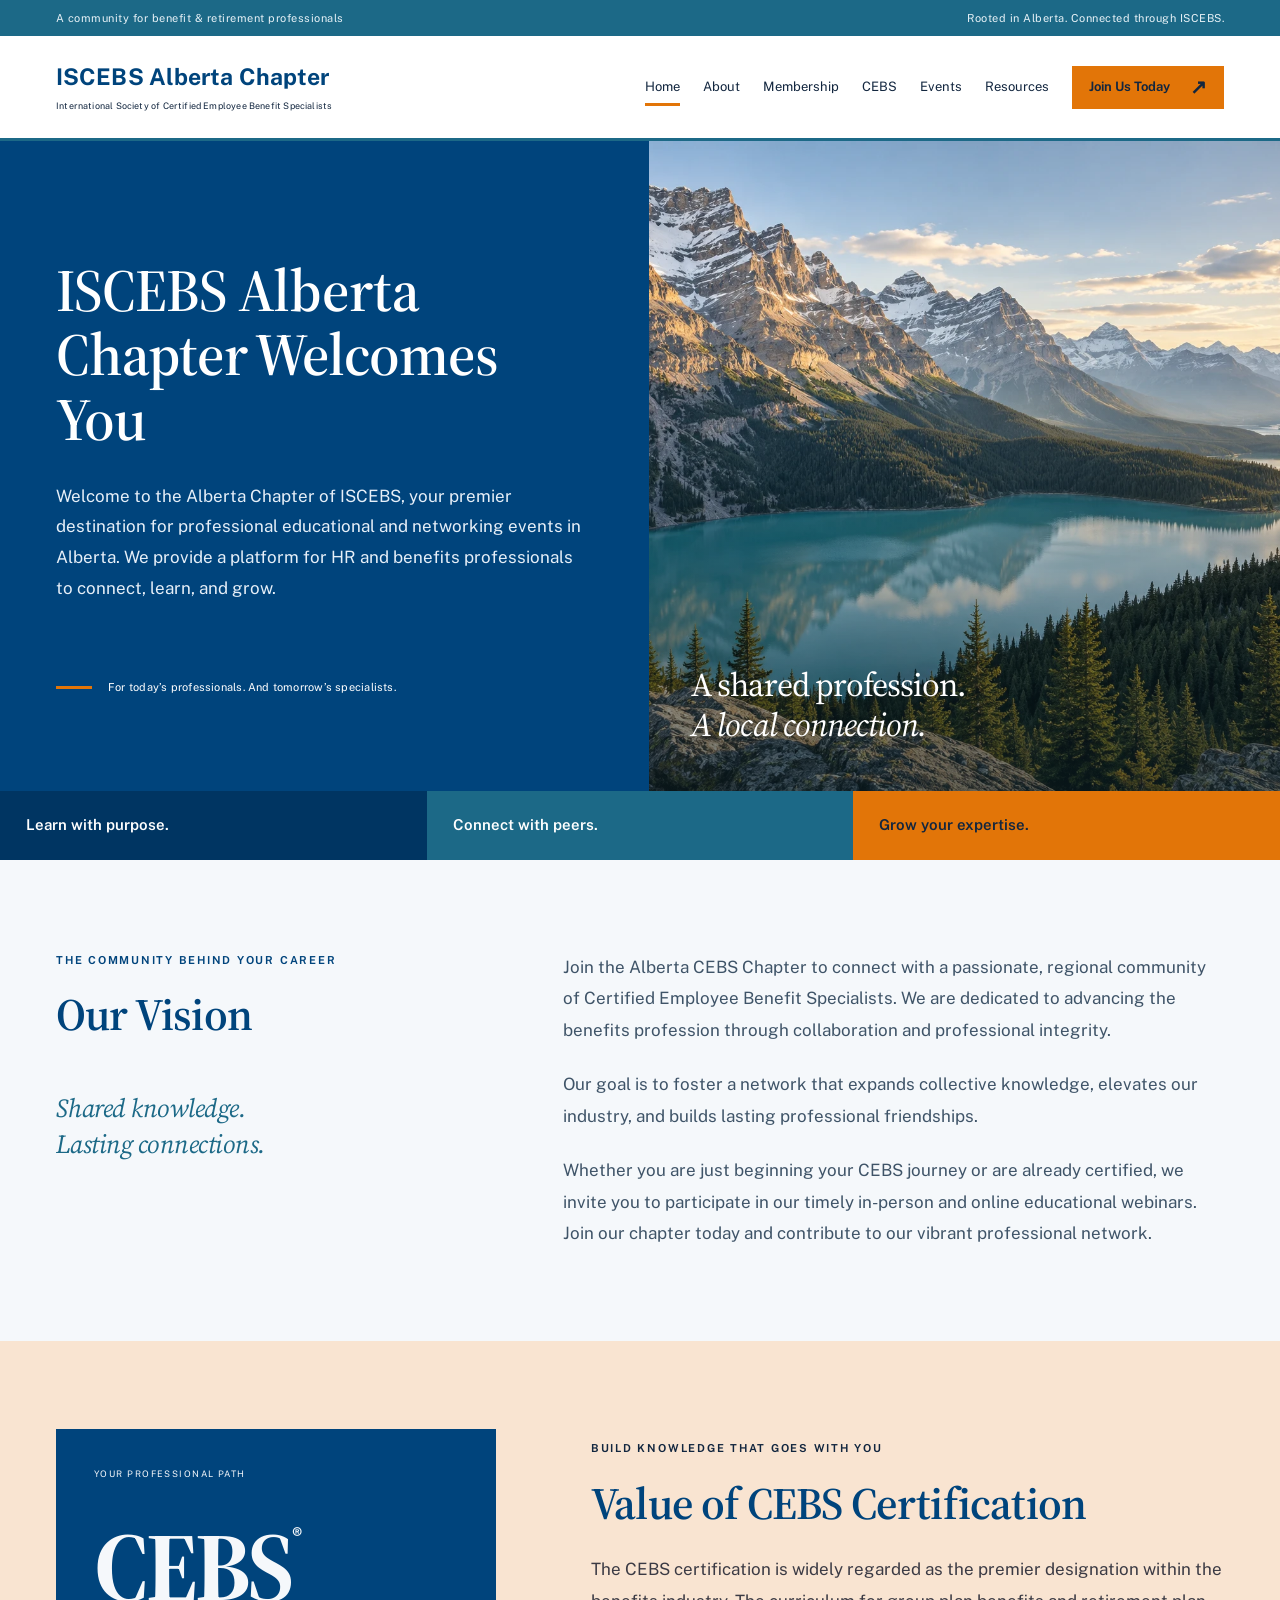
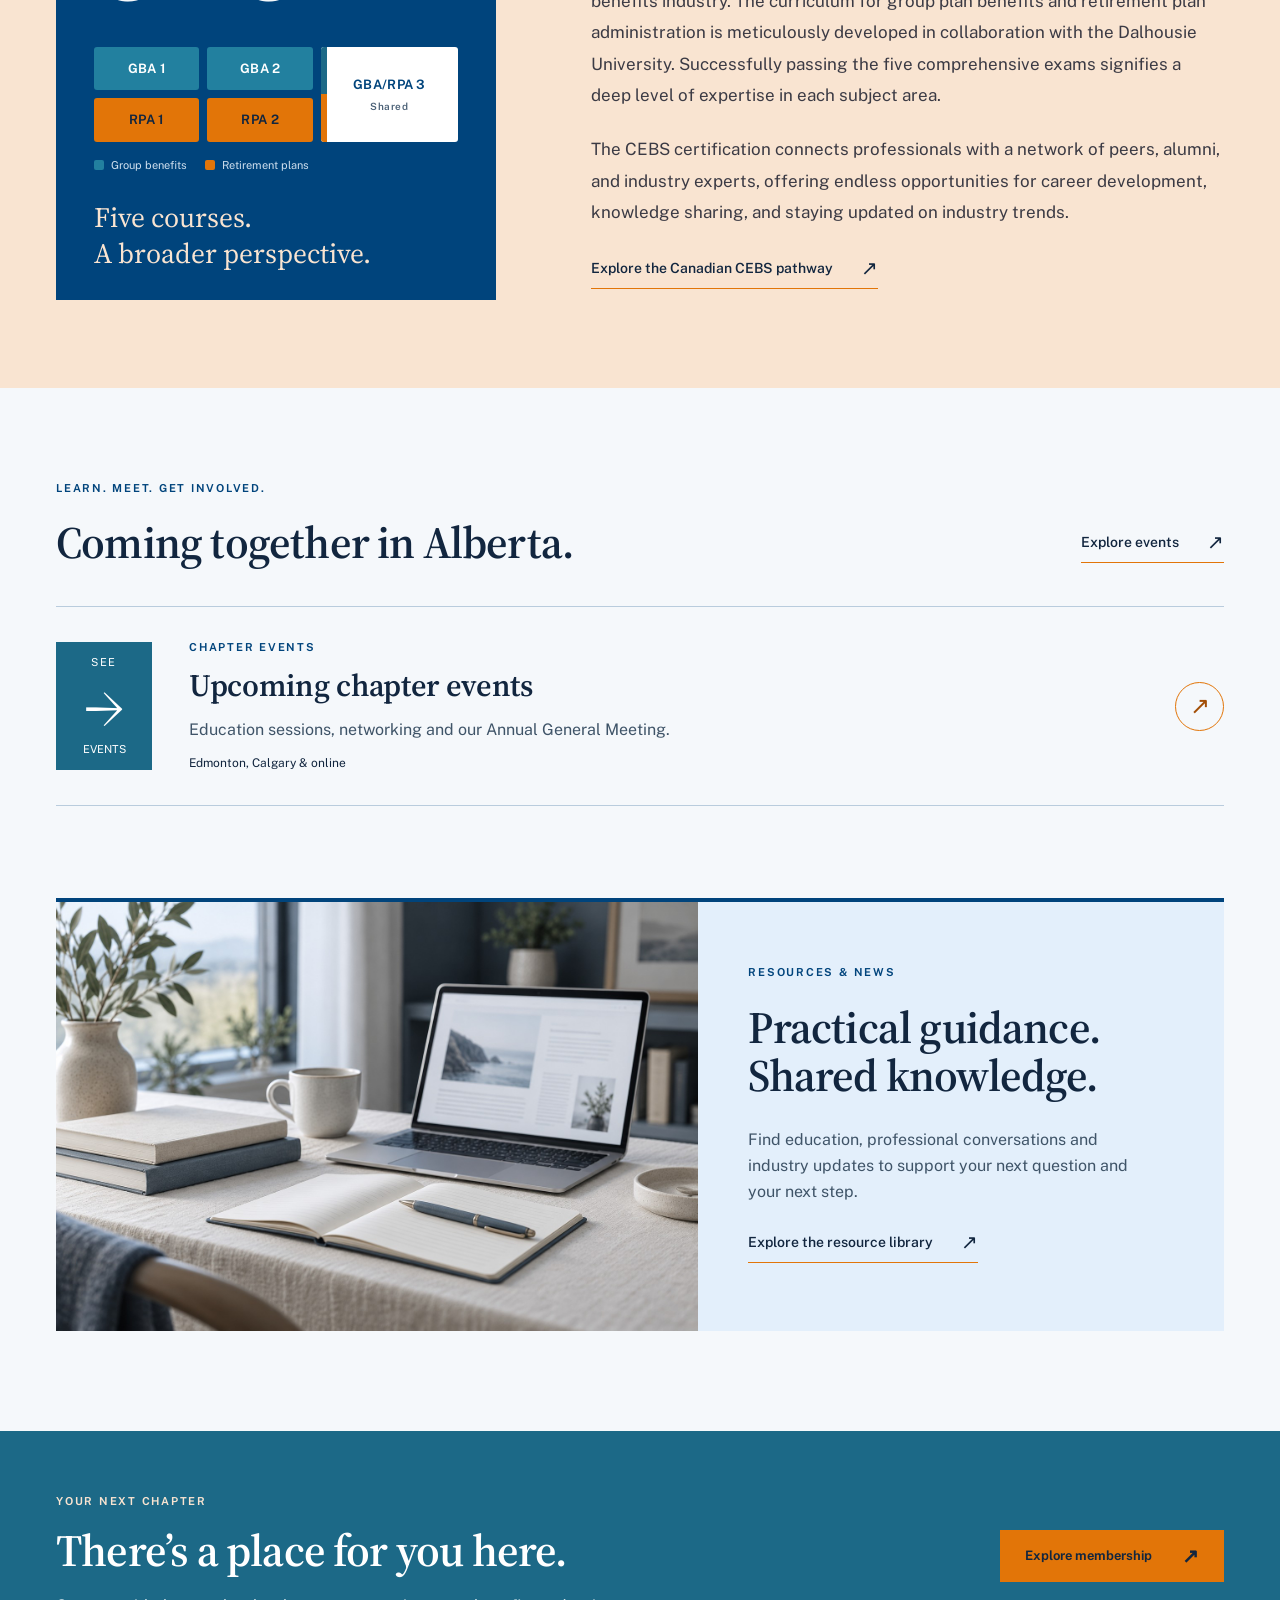
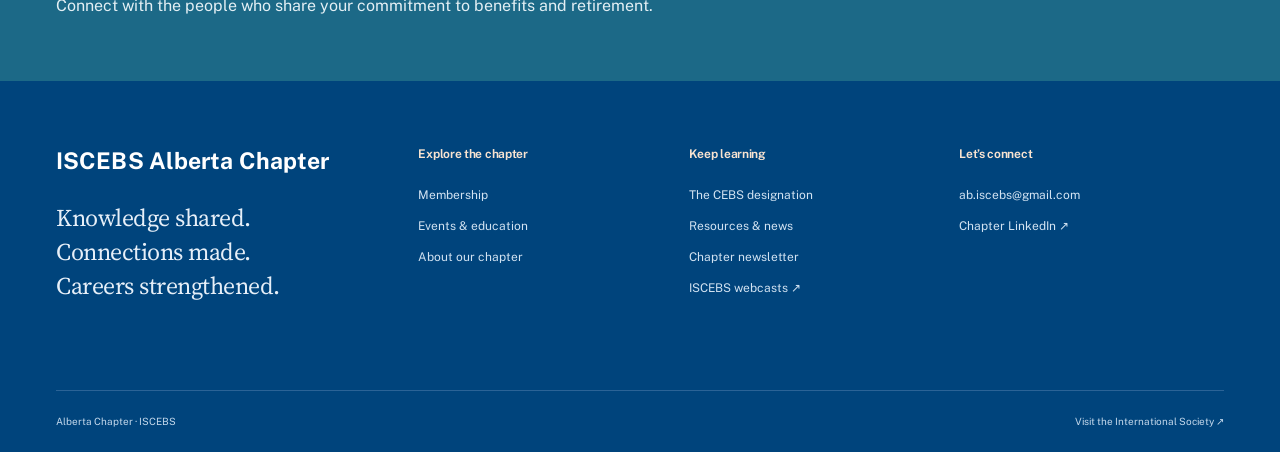
<file: index.html>
<!doctype html><html lang="en-CA"><head><meta charset="UTF-8"><meta name="robots" content="noindex"><meta name="viewport" content="width=device-width,initial-scale=1"><meta name="description" content="The Alberta Chapter of ISCEBS connects employee benefit and retirement professionals across Alberta through CEBS education, events and networking."><meta property="og:type" content="website"><meta property="og:site_name" content="Alberta Chapter of ISCEBS"><meta property="og:title" content="ISCEBS Alberta Chapter | Employee Benefit &amp; Retirement Education"><meta property="og:description" content="The Alberta Chapter of ISCEBS connects employee benefit and retirement professionals across Alberta through CEBS education, events and networking."><meta property="og:url" content="https://abiscebs.com/"><meta property="og:image" content="https://abiscebs.com/assets/share.jpg"><meta property="og:image:width" content="1200"><meta property="og:image:height" content="630"><meta property="og:image:alt" content="ISCEBS Alberta Chapter – Knowledge shared. Connections made."><meta property="og:locale" content="en_CA"><meta name="twitter:card" content="summary_large_image"><meta name="theme-color" content="#142f40"><title>ISCEBS Alberta Chapter | Employee Benefit &amp; Retirement Education</title><link rel="icon" href="assets/favicon.svg" type="image/svg+xml"><link rel="stylesheet" href="assets/style.css"><link rel="preconnect" href="https://fonts.googleapis.com"><link rel="preconnect" href="https://fonts.gstatic.com" crossorigin><link rel="stylesheet" href="https://fonts.googleapis.com/css2?family=Public+Sans:wght@400;500;600;700&family=Source+Serif+4:opsz,wght@8..60,500;8..60,600;8..60,700&display=swap"><link rel="stylesheet" href="assets/vibrant.css"><script src="assets/site.js" defer></script><script src="assets/wix-config.js" defer></script><script src="assets/wix-client.js" defer></script><script src="assets/wix-home-event.js" defer></script><script type="application/ld+json">{"@context": "https://schema.org", "@graph": [{"@type": "Organization", "@id": "https://abiscebs.com/#organization", "name": "Alberta Chapter of ISCEBS", "alternateName": ["ISCEBS Alberta", "ISCEBS Alberta Chapter", "Alberta Chapter of the International Society of Certified Employee Benefit Specialists"], "url": "https://abiscebs.com/", "logo": "https://abiscebs.com/assets/logo.png", "image": "https://abiscebs.com/assets/share.jpg", "email": "ab.iscebs@gmail.com", "description": "The Alberta Chapter of the International Society of Certified Employee Benefit Specialists (ISCEBS): education, networking and the CEBS designation for benefits and retirement professionals in Alberta.", "areaServed": {"@type": "AdministrativeArea", "name": "Alberta, Canada"}, "sameAs": ["https://www.linkedin.com/company/94094639/"], "parentOrganization": {"@type": "Organization", "name": "International Society of Certified Employee Benefit Specialists", "alternateName": "ISCEBS", "url": "https://www.iscebs.org/"}}, {"@type": "WebSite", "@id": "https://abiscebs.com/#website", "url": "https://abiscebs.com/", "name": "Alberta Chapter of ISCEBS", "publisher": {"@id": "https://abiscebs.com/#organization"}, "inLanguage": "en-CA"}]}</script></head><body class="vibrant"><a class="skip-link" href="#main">Skip to content</a><div class="topline"><div class="wrap">A community for benefit & retirement professionals<span>Rooted in Alberta. Connected through ISCEBS.</span></div></div><header><div class="wrap header-inner"><a class="wordmark" href="index.html" aria-label="Alberta Chapter of ISCEBS home"><strong>ISCEBS Alberta Chapter</strong><small>International Society of Certified Employee Benefit Specialists</small></a><button class="menu-toggle" aria-controls="site-nav" aria-expanded="false">Menu <span aria-hidden="true">☰</span></button><nav id="site-nav" aria-label="Main navigation"><a href="index.html" aria-current="page">Home</a><a href="about.html">About</a><a href="membership.html">Membership</a><a href="cebs.html">CEBS</a><a href="events.html">Events</a><a href="resources.html">Resources</a><a class="button nav-join" href="http://iscebs.org/join" target="_blank" rel="noopener noreferrer">Join Us Today<span aria-hidden="true">↗</span></a></nav></div></header><main id="main"><section class="hero"><div class="hero-copy"><h1>ISCEBS Alberta Chapter Welcomes You</h1><p>Welcome to the Alberta Chapter of ISCEBS, your premier destination for professional educational and networking events in Alberta. We provide a platform for HR and benefits professionals to connect, learn, and grow.</p><div class="hero-note"><span class="short-rule"></span>For today’s professionals. And tomorrow’s specialists.</div></div><div class="hero-photo"><img src="assets/alberta.webp" alt="An alpine lake surrounded by Alberta’s Rocky Mountains" fetchpriority="high"><div class="photo-caption">A shared profession.<br><em>A local connection.</em></div></div></section>
<div class="chapter-strip wrap"><span>Learn with purpose.</span><span>Connect with peers.</span><span>Grow your expertise.</span></div>
<section class="wrap section vision-grid"><div><div class="eyebrow">THE COMMUNITY BEHIND YOUR CAREER</div><h2>Our Vision</h2><div class="margin-note">Shared knowledge.<br>Lasting connections.</div></div><div class="prose"><p>Join the Alberta CEBS Chapter to connect with a passionate, regional community of Certified Employee Benefit Specialists. We are dedicated to advancing the benefits profession through collaboration and professional integrity.</p><p>Our goal is to foster a network that expands collective knowledge, elevates our industry, and builds lasting professional friendships.</p><p>Whether you are just beginning your CEBS journey or are already certified, we invite you to participate in our timely in-person and online educational webinars. Join our chapter today and contribute to our vibrant professional network.</p></div></section>
<section class="credential-section"><div class="wrap credential-grid"><div class="credential-art" aria-hidden="true"><span>YOUR PROFESSIONAL PATH</span><div class="big-cebs">CEBS<span>®</span></div><div class="cebs-map"><span class="chip gba">GBA 1</span><span class="chip gba">GBA 2</span><span class="chip shared">GBA/RPA 3<small>Shared</small></span><span class="chip rpa">RPA 1</span><span class="chip rpa">RPA 2</span><div class="cebs-key"><span class="k-gba">Group benefits</span><span class="k-rpa">Retirement plans</span></div></div><div class="credential-bottom">Five courses.<br>A broader perspective.</div></div><div><div class="eyebrow">BUILD KNOWLEDGE THAT GOES WITH YOU</div><h2>Value of CEBS Certification</h2><div class="prose"><p>The CEBS certification is widely regarded as the premier designation within the benefits industry. The curriculum for group plan benefits and retirement plan administration is meticulously developed in collaboration with the Dalhousie University. Successfully passing the five comprehensive exams signifies a deep level of expertise in each subject area.</p><p>The CEBS certification connects professionals with a network of peers, alumni, and industry experts, offering endless opportunities for career development, knowledge sharing, and staying updated on industry trends.</p></div><a class="text-link" href="cebs.html">Explore the Canadian CEBS pathway<span aria-hidden="true">↗</span></a></div></div></section>
<section class="wrap section"><div class="section-top"><div><div class="eyebrow">LEARN. MEET. GET INVOLVED.</div><h2>Coming together in Alberta.</h2></div><a class="text-link" href="events.html">Explore events<span aria-hidden="true">↗</span></a></div><a class="event-feature" href="events.html" data-wix-home-event><div class="event-date"><span>SEE</span><strong>→</strong><small>EVENTS</small></div><div class="event-info"><div class="eyebrow">CHAPTER EVENTS</div><h3>Upcoming chapter events</h3><p>Education sessions, networking and our Annual General Meeting.</p><div class="event-meta">Edmonton, Calgary & online</div></div><span class="round-arrow" aria-hidden="true">↗</span></a></section>
<section class="resource-feature wrap"><div class="resource-photo"><img src="assets/resources-desk.jpg" alt="A quiet desk with a laptop, books and a ceramic cup" loading="lazy"></div><div class="resource-copy"><div class="eyebrow">RESOURCES & NEWS</div><h2>Practical guidance.<br>Shared knowledge.</h2><p>Find education, professional conversations and industry updates to support your next question and your next step.</p><a class="text-link" href="resources.html">Explore the resource library<span aria-hidden="true">↗</span></a></div></section><section class="join-band"><div class="wrap join-inner"><div><div class="eyebrow">YOUR NEXT CHAPTER</div><h2>There’s a place for you here.</h2><p>Connect with the people who share your commitment to benefits and retirement.</p></div><a class="button light" href="membership.html">Explore membership<span aria-hidden="true">↗</span></a></div></section></main><footer><div class="wrap footer-main"><div class="footer-brand"><a class="wordmark" href="index.html"><strong>ISCEBS Alberta Chapter</strong></a><p>Knowledge shared.<br>Connections made.<br>Careers strengthened.</p></div><div><h3>Explore the chapter</h3><a href="membership.html">Membership</a><a href="events.html">Events & education</a><a href="about.html">About our chapter</a></div><div><h3>Keep learning</h3><a href="cebs.html">The CEBS designation</a><a href="resources.html">Resources & news</a><a href="newsletter.html">Chapter newsletter</a><a href="https://www.iscebs.org/home/education---resources/webcasts" target="_blank" rel="noopener noreferrer">ISCEBS webcasts ↗</a></div><div><h3>Let’s connect</h3><a href="mailto:ab.iscebs@gmail.com">ab.iscebs@gmail.com</a><a href="https://www.linkedin.com/company/94094639/" target="_blank" rel="noopener noreferrer">Chapter LinkedIn ↗</a></div></div><div class="wrap footer-bottom"><span>Alberta Chapter · ISCEBS</span><a href="https://www.iscebs.org/" target="_blank" rel="noopener noreferrer">Visit the International Society ↗</a></div></footer></body></html>
</file>
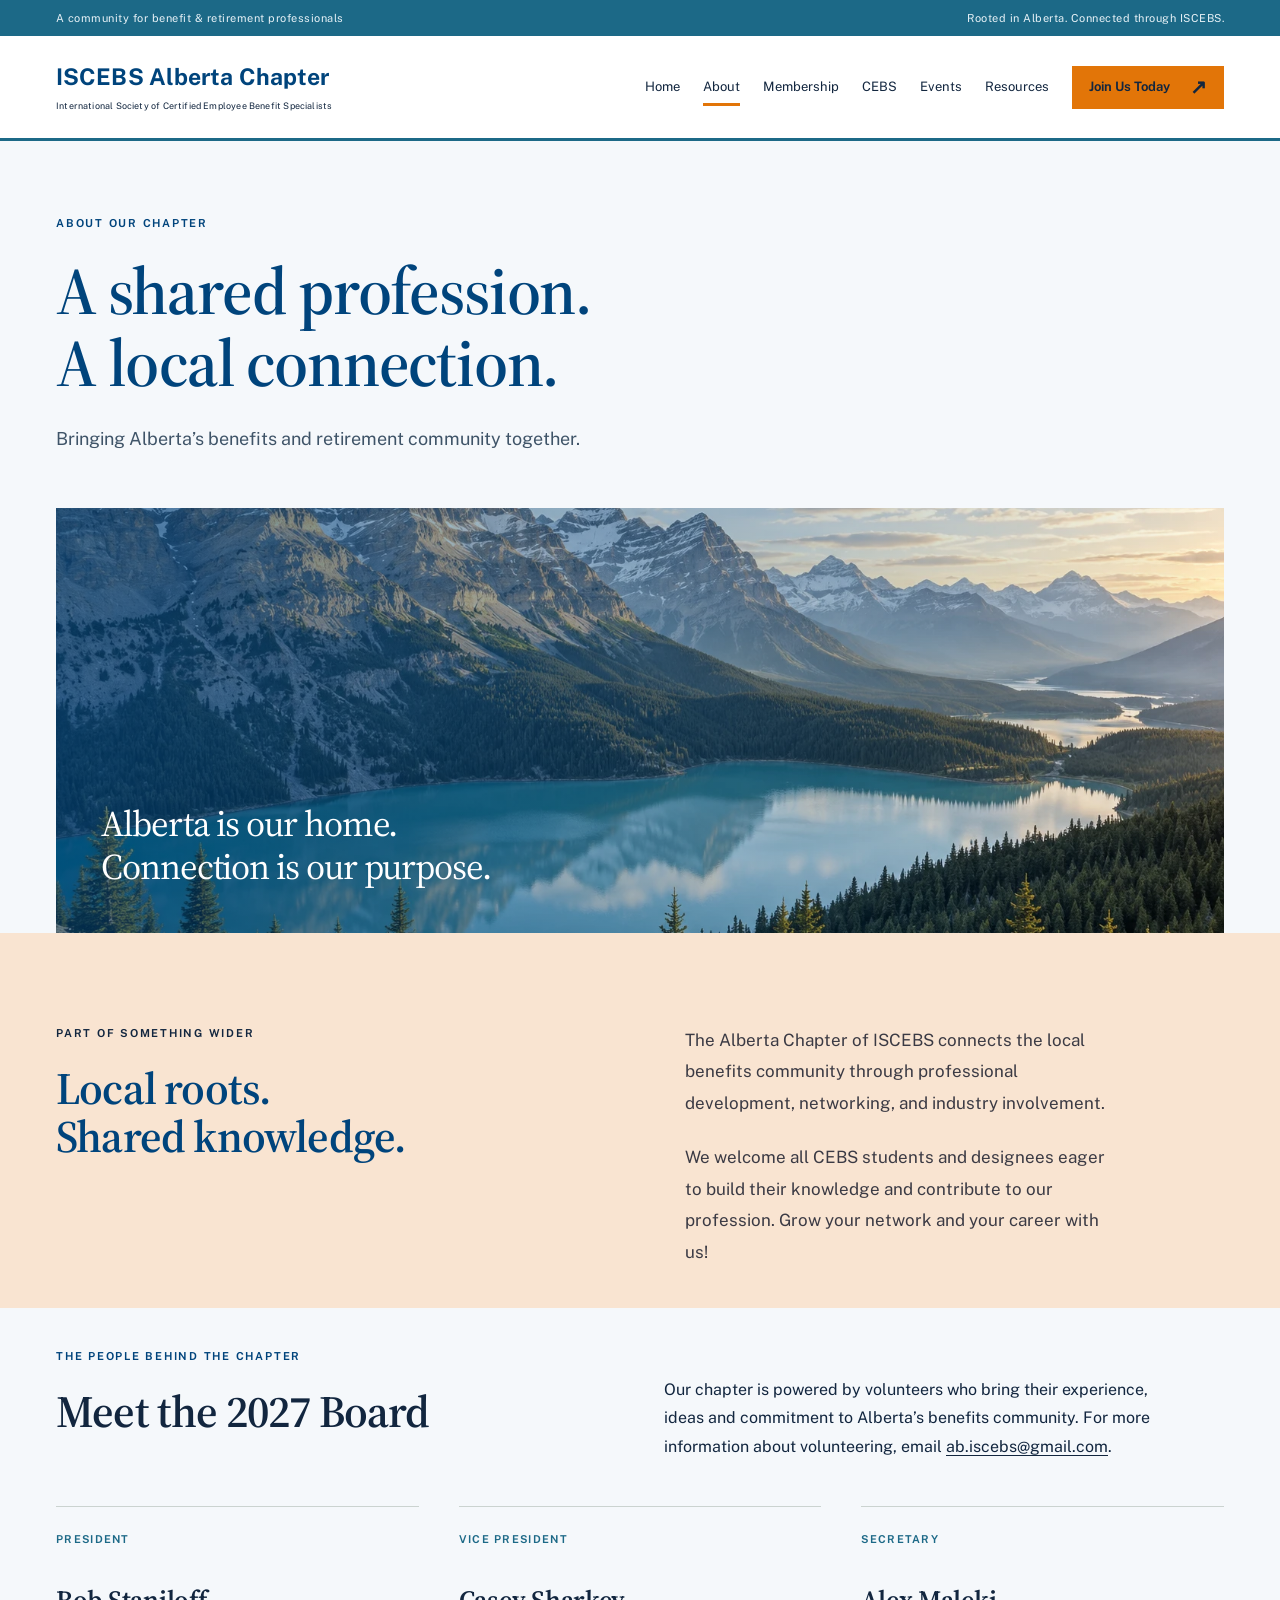
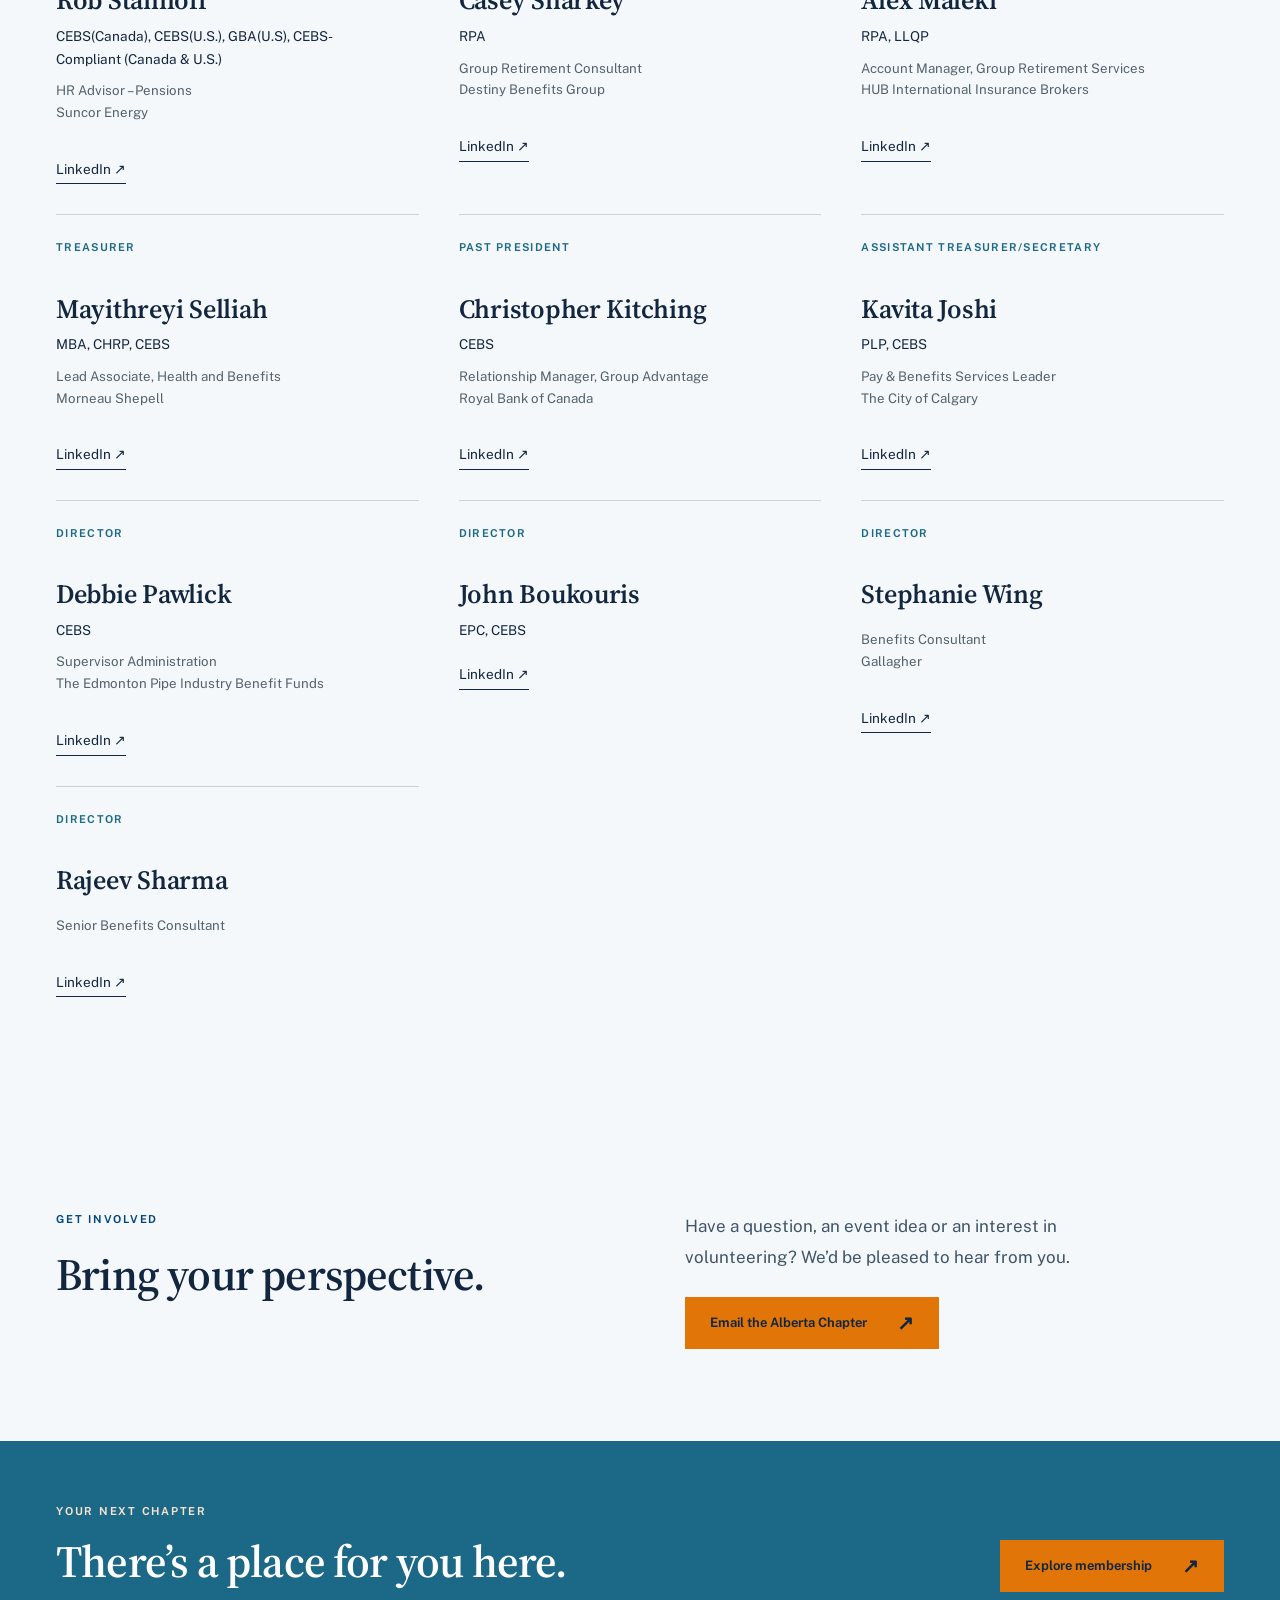
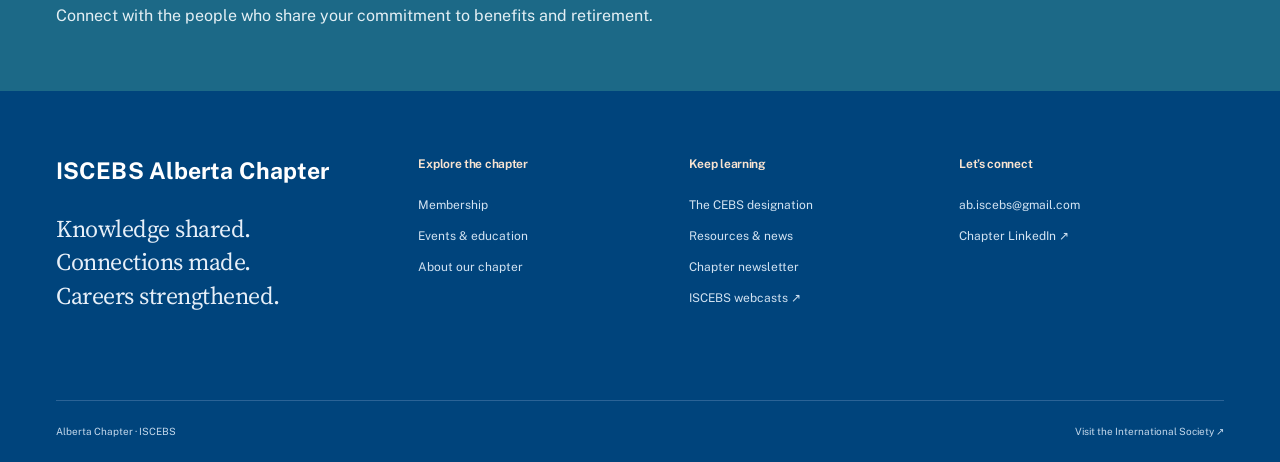
<file: about.html>
<!doctype html><html lang="en-CA"><head><meta charset="UTF-8"><meta name="robots" content="noindex"><meta name="viewport" content="width=device-width,initial-scale=1"><meta name="description" content="Meet the Alberta Chapter of ISCEBS: a community for professional learning, collaboration and lasting connections."><meta property="og:type" content="website"><meta property="og:site_name" content="Alberta Chapter of ISCEBS"><meta property="og:title" content="About the Chapter | Alberta Chapter of ISCEBS"><meta property="og:description" content="Meet the Alberta Chapter of ISCEBS: a community for professional learning, collaboration and lasting connections."><meta property="og:url" content="https://abiscebs.com/about.html"><meta property="og:image" content="https://abiscebs.com/assets/share.jpg"><meta property="og:image:width" content="1200"><meta property="og:image:height" content="630"><meta property="og:image:alt" content="ISCEBS Alberta Chapter – Knowledge shared. Connections made."><meta property="og:locale" content="en_CA"><meta name="twitter:card" content="summary_large_image"><meta name="theme-color" content="#142f40"><title>About the Chapter | Alberta Chapter of ISCEBS</title><link rel="icon" href="assets/favicon.svg" type="image/svg+xml"><link rel="stylesheet" href="assets/style.css"><link rel="preconnect" href="https://fonts.googleapis.com"><link rel="preconnect" href="https://fonts.gstatic.com" crossorigin><link rel="stylesheet" href="https://fonts.googleapis.com/css2?family=Public+Sans:wght@400;500;600;700&family=Source+Serif+4:opsz,wght@8..60,500;8..60,600;8..60,700&display=swap"><link rel="stylesheet" href="assets/vibrant.css"><script src="assets/site.js" defer></script><script src="assets/wix-config.js" defer></script><script src="assets/wix-client.js" defer></script><script src="assets/wix-board.js" defer></script></head><body class="vibrant"><a class="skip-link" href="#main">Skip to content</a><div class="topline"><div class="wrap">A community for benefit & retirement professionals<span>Rooted in Alberta. Connected through ISCEBS.</span></div></div><header><div class="wrap header-inner"><a class="wordmark" href="index.html" aria-label="Alberta Chapter of ISCEBS home"><strong>ISCEBS Alberta Chapter</strong><small>International Society of Certified Employee Benefit Specialists</small></a><button class="menu-toggle" aria-controls="site-nav" aria-expanded="false">Menu <span aria-hidden="true">☰</span></button><nav id="site-nav" aria-label="Main navigation"><a href="index.html">Home</a><a href="about.html" aria-current="page">About</a><a href="membership.html">Membership</a><a href="cebs.html">CEBS</a><a href="events.html">Events</a><a href="resources.html">Resources</a><a class="button nav-join" href="http://iscebs.org/join" target="_blank" rel="noopener noreferrer">Join Us Today<span aria-hidden="true">↗</span></a></nav></div></header><main id="main"><section class="page-intro wrap"><div class="eyebrow">ABOUT OUR CHAPTER</div><h1>A shared profession.<br>A local connection.</h1><p class="intro-text">Bringing Alberta’s benefits and retirement community together.</p></section><section class="wrap about-image"><img src="assets/alberta.webp" alt="Morning light across a mountain lake in Alberta"><div class="image-label">Alberta is our home.<br>Connection is our purpose.</div></section><section class="soft-section chapter-context"><div class="wrap section split"><div><div class="eyebrow">PART OF SOMETHING WIDER</div><h2>Local roots.<br>Shared knowledge.</h2></div><div class="prose"><p>The Alberta Chapter of ISCEBS connects the local benefits community through professional development, networking, and industry involvement.</p><p>We welcome all CEBS students and designees eager to build their knowledge and contribute to our profession. Grow your network and your career with us!</p></div></div></section><section class="wrap section" id="board" aria-labelledby="board-heading"><div class="board-intro"><div><div class="eyebrow">THE PEOPLE BEHIND THE CHAPTER</div><h2 id="board-heading">Meet the 2027 Board</h2></div><p>Our chapter is powered by volunteers who bring their experience, ideas and commitment to Alberta’s benefits community. For more information about volunteering, email <a href="mailto:ab.iscebs@gmail.com" style="text-decoration:underline;text-underline-offset:3px">ab.iscebs@gmail.com</a>.</p></div><div class="board-grid" data-wix-board><article class="board-member"><div class="eyebrow">President</div><h3>Rob Staniloff</h3><p class="board-credentials">CEBS(Canada), CEBS(U.S.), GBA(U.S), CEBS-Compliant (Canada &amp; U.S.)</p><p class="board-work">HR Advisor – Pensions<br>Suncor Energy</p><a class="board-link" href="https://www.linkedin.com/in/rob-staniloff-cebs-canada-cebs-u-s-gba-u-s-cebs-compliant-canada-and-u-s-%F0%9F%87%A8%F0%9F%87%A6-%F0%9F%87%BA%F0%9F%87%B8-157169285/" target="_blank" rel="noopener noreferrer" aria-label="Rob Staniloff on LinkedIn">LinkedIn <span aria-hidden="true">↗</span></a></article><article class="board-member"><div class="eyebrow">Vice President</div><h3>Casey Sharkey</h3><p class="board-credentials">RPA</p><p class="board-work">Group Retirement Consultant<br>Destiny Benefits Group</p><a class="board-link" href="https://www.linkedin.com/in/caseysharkeyandco/" target="_blank" rel="noopener noreferrer" aria-label="Casey Sharkey on LinkedIn">LinkedIn <span aria-hidden="true">↗</span></a></article><article class="board-member"><div class="eyebrow">Secretary</div><h3>Alex Maleki</h3><p class="board-credentials">RPA, LLQP</p><p class="board-work">Account Manager, Group Retirement Services<br>HUB International Insurance Brokers</p><a class="board-link" href="https://www.linkedin.com/in/amalekii/" target="_blank" rel="noopener noreferrer" aria-label="Alex Maleki on LinkedIn">LinkedIn <span aria-hidden="true">↗</span></a></article><article class="board-member"><div class="eyebrow">Treasurer</div><h3>Mayithreyi Selliah</h3><p class="board-credentials">MBA, CHRP, CEBS</p><p class="board-work">Lead Associate, Health and Benefits<br>Morneau Shepell</p><a class="board-link" href="https://www.linkedin.com/in/mayithreyi/" target="_blank" rel="noopener noreferrer" aria-label="Mayithreyi Selliah on LinkedIn">LinkedIn <span aria-hidden="true">↗</span></a></article><article class="board-member"><div class="eyebrow">Past President</div><h3>Christopher Kitching</h3><p class="board-credentials">CEBS</p><p class="board-work">Relationship Manager, Group Advantage<br>Royal Bank of Canada</p><a class="board-link" href="https://www.linkedin.com/in/chriskitching/" target="_blank" rel="noopener noreferrer" aria-label="Christopher Kitching on LinkedIn">LinkedIn <span aria-hidden="true">↗</span></a></article><article class="board-member"><div class="eyebrow">Assistant Treasurer/Secretary</div><h3>Kavita Joshi</h3><p class="board-credentials">PLP, CEBS</p><p class="board-work">Pay &amp; Benefits Services Leader<br>The City of Calgary</p><a class="board-link" href="https://www.linkedin.com/in/kavita-joshi-plp-cebs-ab603215/" target="_blank" rel="noopener noreferrer" aria-label="Kavita Joshi on LinkedIn">LinkedIn <span aria-hidden="true">↗</span></a></article><article class="board-member"><div class="eyebrow">Director</div><h3>Debbie Pawlick</h3><p class="board-credentials">CEBS</p><p class="board-work">Supervisor Administration<br>The Edmonton Pipe Industry Benefit Funds</p><a class="board-link" href="https://www.linkedin.com/in/debbie-pawlick-370826a8/" target="_blank" rel="noopener noreferrer" aria-label="Debbie Pawlick on LinkedIn">LinkedIn <span aria-hidden="true">↗</span></a></article><article class="board-member"><div class="eyebrow">Director</div><h3>John Boukouris</h3><p class="board-credentials">EPC, CEBS</p><a class="board-link" href="https://www.linkedin.com/in/john-boukouris-epc-cebs-69357921/" target="_blank" rel="noopener noreferrer" aria-label="John Boukouris on LinkedIn">LinkedIn <span aria-hidden="true">↗</span></a></article><article class="board-member"><div class="eyebrow">Director</div><h3>Stephanie Wing</h3><p class="board-credentials"></p><p class="board-work">Benefits Consultant<br>Gallagher</p><a class="board-link" href="https://www.linkedin.com/in/wingstephanie/" target="_blank" rel="noopener noreferrer" aria-label="Stephanie Wing on LinkedIn">LinkedIn <span aria-hidden="true">↗</span></a></article><article class="board-member"><div class="eyebrow">Director</div><h3>Rajeev Sharma</h3><p class="board-credentials"></p><p class="board-work">Senior Benefits Consultant</p><a class="board-link" href="https://www.linkedin.com/in/rajeev-sharma-60226117/" target="_blank" rel="noopener noreferrer" aria-label="Rajeev Sharma on LinkedIn">LinkedIn <span aria-hidden="true">↗</span></a></article></div></section><section class="wrap section split"><div><div class="eyebrow">GET INVOLVED</div><h2>Bring your perspective.</h2></div><div class="prose"><p>Have a question, an event idea or an interest in volunteering? We’d be pleased to hear from you.</p><a class="button" href="mailto:ab.iscebs@gmail.com">Email the Alberta Chapter<span aria-hidden="true">↗</span></a></div></section><section class="join-band"><div class="wrap join-inner"><div><div class="eyebrow">YOUR NEXT CHAPTER</div><h2>There’s a place for you here.</h2><p>Connect with the people who share your commitment to benefits and retirement.</p></div><a class="button light" href="membership.html">Explore membership<span aria-hidden="true">↗</span></a></div></section></main><footer><div class="wrap footer-main"><div class="footer-brand"><a class="wordmark" href="index.html"><strong>ISCEBS Alberta Chapter</strong></a><p>Knowledge shared.<br>Connections made.<br>Careers strengthened.</p></div><div><h3>Explore the chapter</h3><a href="membership.html">Membership</a><a href="events.html">Events & education</a><a href="about.html">About our chapter</a></div><div><h3>Keep learning</h3><a href="cebs.html">The CEBS designation</a><a href="resources.html">Resources & news</a><a href="newsletter.html">Chapter newsletter</a><a href="https://www.iscebs.org/home/education---resources/webcasts" target="_blank" rel="noopener noreferrer">ISCEBS webcasts ↗</a></div><div><h3>Let’s connect</h3><a href="mailto:ab.iscebs@gmail.com">ab.iscebs@gmail.com</a><a href="https://www.linkedin.com/company/94094639/" target="_blank" rel="noopener noreferrer">Chapter LinkedIn ↗</a></div></div><div class="wrap footer-bottom"><span>Alberta Chapter · ISCEBS</span><a href="https://www.iscebs.org/" target="_blank" rel="noopener noreferrer">Visit the International Society ↗</a></div></footer></body></html>
</file>
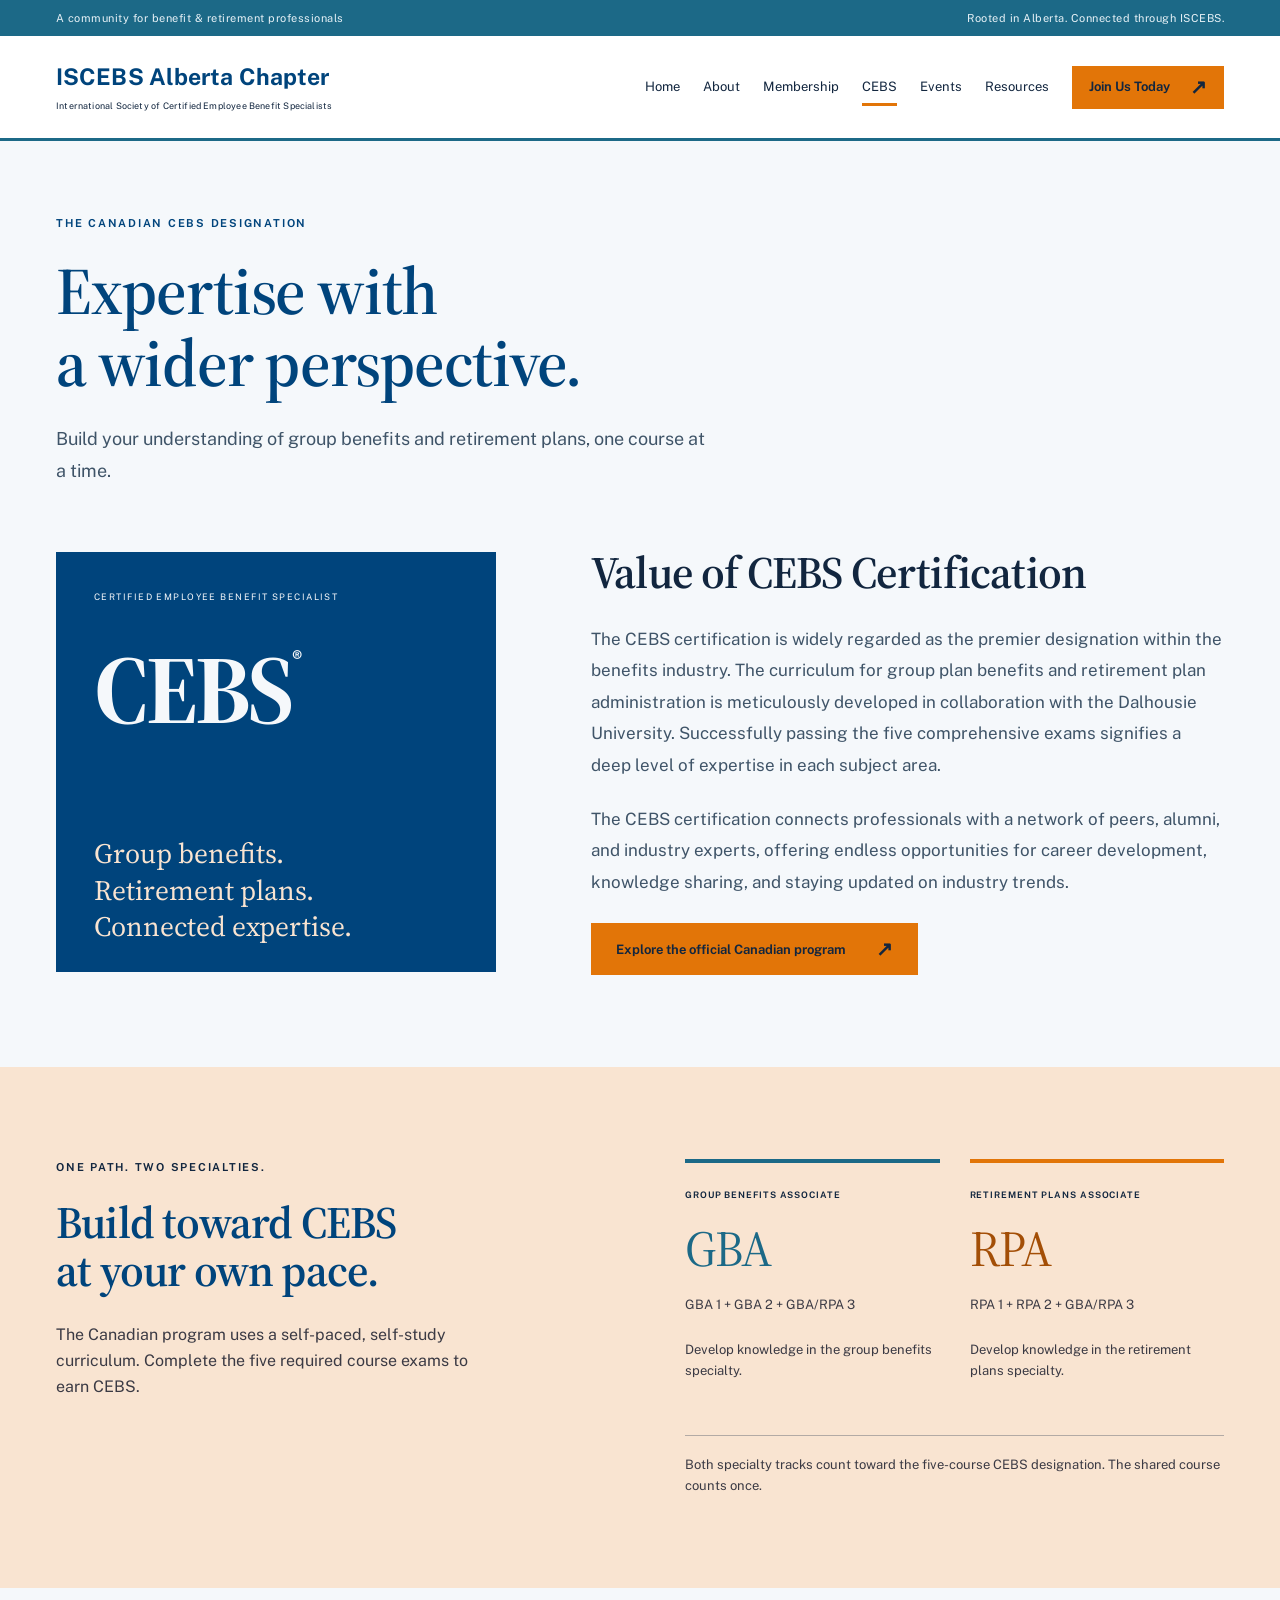
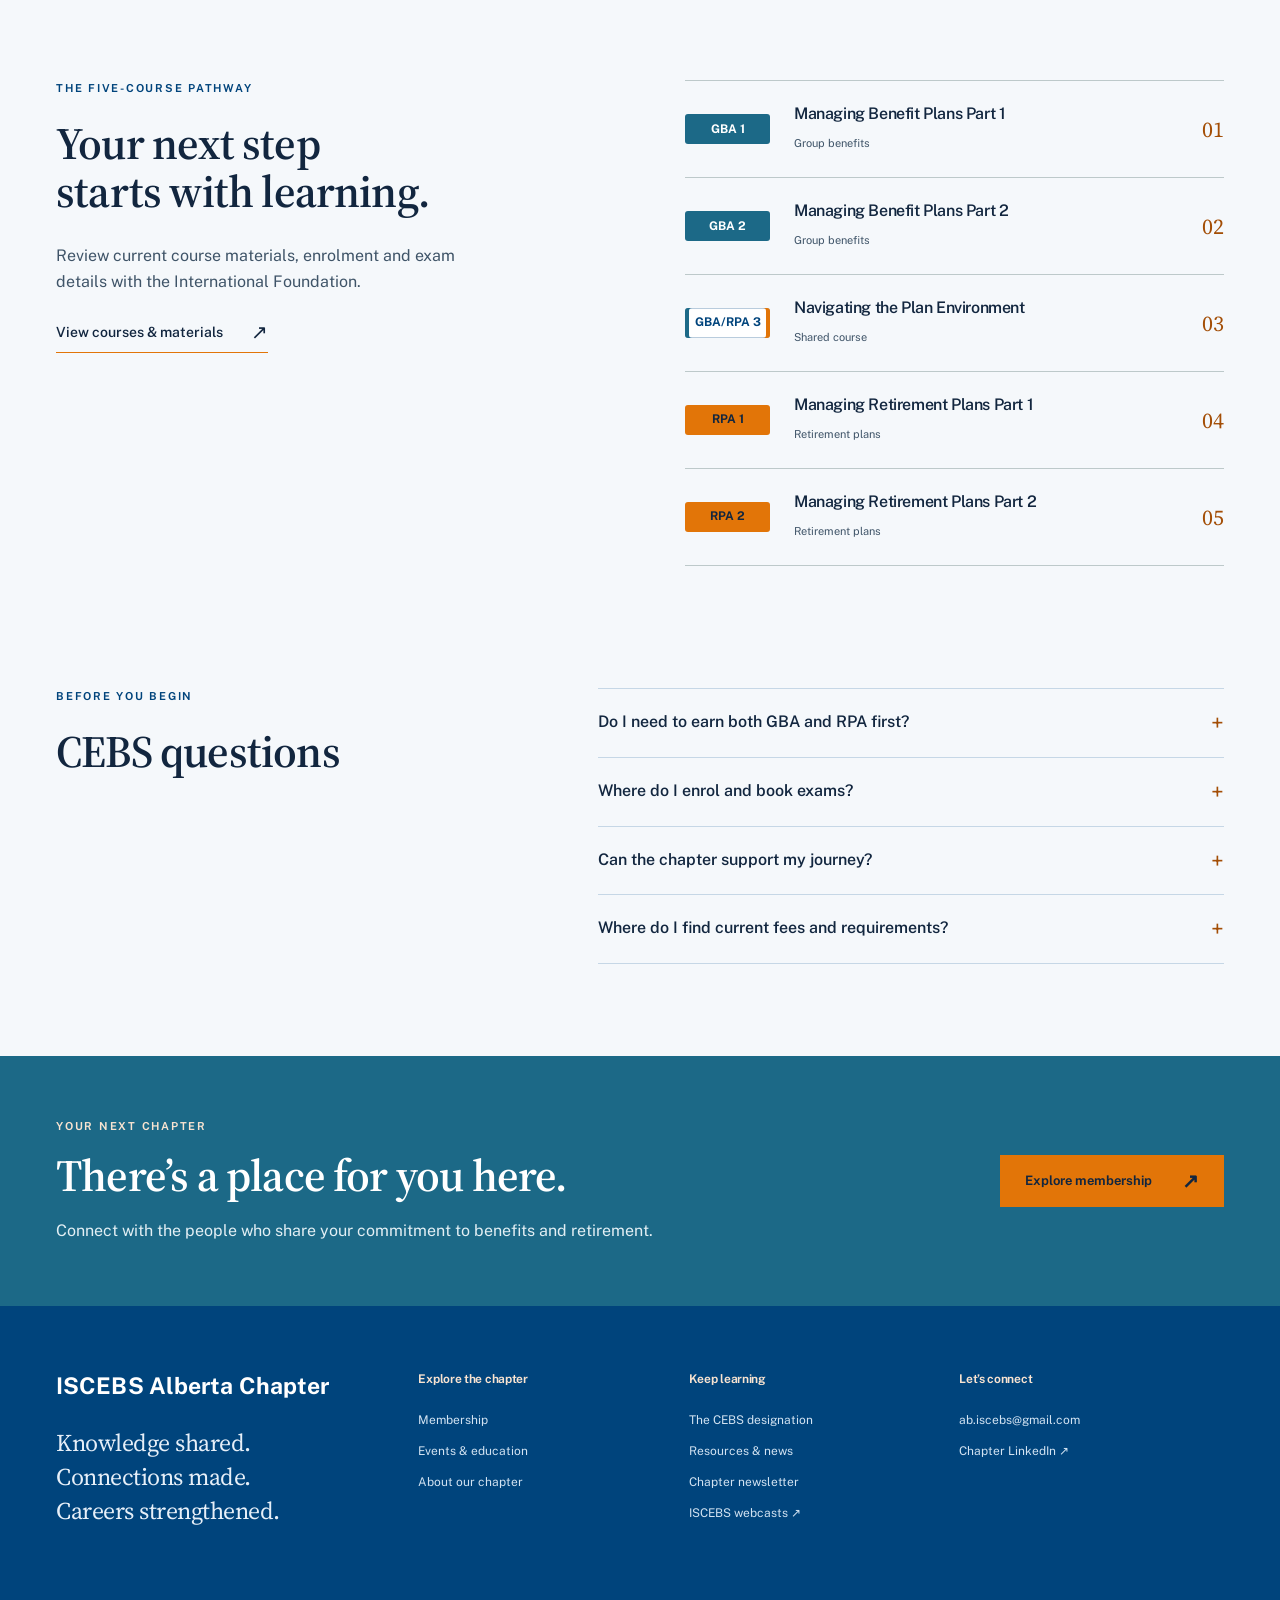
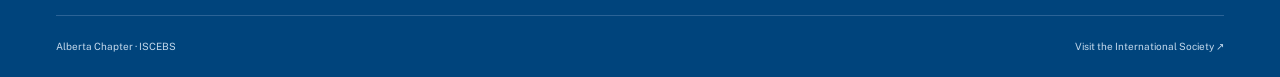
<file: cebs.html>
<!doctype html><html lang="en-CA"><head><meta charset="UTF-8"><meta name="robots" content="noindex"><meta name="viewport" content="width=device-width,initial-scale=1"><meta name="description" content="Explore the Canadian CEBS designation, its five required courses, and the GBA and RPA pathways."><meta property="og:type" content="website"><meta property="og:site_name" content="Alberta Chapter of ISCEBS"><meta property="og:title" content="CEBS Designation | Alberta Chapter of ISCEBS"><meta property="og:description" content="Explore the Canadian CEBS designation, its five required courses, and the GBA and RPA pathways."><meta property="og:url" content="https://abiscebs.com/cebs.html"><meta property="og:image" content="https://abiscebs.com/assets/share.jpg"><meta property="og:image:width" content="1200"><meta property="og:image:height" content="630"><meta property="og:image:alt" content="ISCEBS Alberta Chapter – Knowledge shared. Connections made."><meta property="og:locale" content="en_CA"><meta name="twitter:card" content="summary_large_image"><meta name="theme-color" content="#142f40"><title>CEBS Designation | Alberta Chapter of ISCEBS</title><link rel="icon" href="assets/favicon.svg" type="image/svg+xml"><link rel="stylesheet" href="assets/style.css"><link rel="preconnect" href="https://fonts.googleapis.com"><link rel="preconnect" href="https://fonts.gstatic.com" crossorigin><link rel="stylesheet" href="https://fonts.googleapis.com/css2?family=Public+Sans:wght@400;500;600;700&family=Source+Serif+4:opsz,wght@8..60,500;8..60,600;8..60,700&display=swap"><link rel="stylesheet" href="assets/vibrant.css"><script src="assets/site.js" defer></script></head><body class="vibrant"><a class="skip-link" href="#main">Skip to content</a><div class="topline"><div class="wrap">A community for benefit & retirement professionals<span>Rooted in Alberta. Connected through ISCEBS.</span></div></div><header><div class="wrap header-inner"><a class="wordmark" href="index.html" aria-label="Alberta Chapter of ISCEBS home"><strong>ISCEBS Alberta Chapter</strong><small>International Society of Certified Employee Benefit Specialists</small></a><button class="menu-toggle" aria-controls="site-nav" aria-expanded="false">Menu <span aria-hidden="true">☰</span></button><nav id="site-nav" aria-label="Main navigation"><a href="index.html">Home</a><a href="about.html">About</a><a href="membership.html">Membership</a><a href="cebs.html" aria-current="page">CEBS</a><a href="events.html">Events</a><a href="resources.html">Resources</a><a class="button nav-join" href="http://iscebs.org/join" target="_blank" rel="noopener noreferrer">Join Us Today<span aria-hidden="true">↗</span></a></nav></div></header><main id="main"><section class="page-intro wrap"><div class="eyebrow">THE CANADIAN CEBS DESIGNATION</div><h1>Expertise with<br>a wider perspective.</h1><p class="intro-text">Build your understanding of group benefits and retirement plans, one course at a time.</p></section><section class="wrap section credential-grid cebs-intro"><div class="credential-art" aria-hidden="true"><span>CERTIFIED EMPLOYEE BENEFIT SPECIALIST</span><div class="big-cebs">CEBS<span>®</span></div><div class="credential-bottom">Group benefits.<br>Retirement plans.<br>Connected expertise.</div></div><div><h2>Value of CEBS Certification</h2><div class="prose"><p>The CEBS certification is widely regarded as the premier designation within the benefits industry. The curriculum for group plan benefits and retirement plan administration is meticulously developed in collaboration with the Dalhousie University. Successfully passing the five comprehensive exams signifies a deep level of expertise in each subject area.</p><p>The CEBS certification connects professionals with a network of peers, alumni, and industry experts, offering endless opportunities for career development, knowledge sharing, and staying updated on industry trends.</p></div><a class="button" href="https://www.ifebp.org/cebs/home/courses-and-materials/courses---canada" target="_blank" rel="noopener noreferrer">Explore the official Canadian program<span aria-hidden="true">↗</span></a></div></section>
<section class="soft-section"><div class="wrap section split"><div><div class="eyebrow">ONE PATH. TWO SPECIALTIES.</div><h2>Build toward CEBS<br>at your own pace.</h2><p>The Canadian program uses a self-paced, self-study curriculum. Complete the five required course exams to earn CEBS.</p></div><div class="designation-tracks"><article><div class="eyebrow">GROUP BENEFITS ASSOCIATE</div><h3>GBA</h3><p>GBA 1 + GBA 2 + GBA/RPA 3</p><p>Develop knowledge in the group benefits specialty.</p></article><article><div class="eyebrow">RETIREMENT PLANS ASSOCIATE</div><h3>RPA</h3><p>RPA 1 + RPA 2 + GBA/RPA 3</p><p>Develop knowledge in the retirement plans specialty.</p></article><div class="track-note">Both specialty tracks count toward the five-course CEBS designation. The shared course counts once.</div></div></div></section>
<section class="wrap section split"><div><div class="eyebrow">THE FIVE-COURSE PATHWAY</div><h2>Your next step<br>starts with learning.</h2><p>Review current course materials, enrolment and exam details with the International Foundation.</p><a class="text-link" href="https://www.ifebp.org/cebs/home/courses-and-materials/courses---canada" target="_blank" rel="noopener noreferrer">View courses & materials<span aria-hidden="true">↗</span></a></div><ol class="course-list"><li><strong>GBA 1</strong><div><h3>Managing Benefit Plans Part 1</h3><span>Group benefits</span></div><span class="course-index">01</span></li><li><strong>GBA 2</strong><div><h3>Managing Benefit Plans Part 2</h3><span>Group benefits</span></div><span class="course-index">02</span></li><li><strong>GBA/RPA 3</strong><div><h3>Navigating the Plan Environment</h3><span>Shared course</span></div><span class="course-index">03</span></li><li><strong>RPA 1</strong><div><h3>Managing Retirement Plans Part 1</h3><span>Retirement plans</span></div><span class="course-index">04</span></li><li><strong>RPA 2</strong><div><h3>Managing Retirement Plans Part 2</h3><span>Retirement plans</span></div><span class="course-index">05</span></li></ol></section>
<section class="wrap section faq-section"><div><div class="eyebrow">BEFORE YOU BEGIN</div><h2>CEBS questions</h2></div><div class="faq"><details><summary>Do I need to earn both GBA and RPA first?<span aria-hidden="true">+</span></summary><div>The CEBS designation requires all five course exams. The GBA and RPA specialty designations can be earned along the way by completing their specified three-course combinations.</div></details><details><summary>Where do I enrol and book exams?<span aria-hidden="true">+</span></summary><div>Enrolment, course materials and exams are administered through the International Foundation. Use the official Canadian program links on this page.</div></details><details><summary>Can the chapter support my journey?<span aria-hidden="true">+</span></summary><div>You’re welcome in our community while you study. Join chapter education and connect with other benefits and retirement professionals.</div></details><details><summary>Where do I find current fees and requirements?<span aria-hidden="true">+</span></summary><div>Visit the <a href="https://www.ifebp.org/cebs/home/courses-and-materials/courses---canada" target="_blank" rel="noopener noreferrer">official Canadian CEBS program</a> for the latest course, exam and enrolment information.</div></details></div></section><section class="join-band"><div class="wrap join-inner"><div><div class="eyebrow">YOUR NEXT CHAPTER</div><h2>There’s a place for you here.</h2><p>Connect with the people who share your commitment to benefits and retirement.</p></div><a class="button light" href="membership.html">Explore membership<span aria-hidden="true">↗</span></a></div></section></main><footer><div class="wrap footer-main"><div class="footer-brand"><a class="wordmark" href="index.html"><strong>ISCEBS Alberta Chapter</strong></a><p>Knowledge shared.<br>Connections made.<br>Careers strengthened.</p></div><div><h3>Explore the chapter</h3><a href="membership.html">Membership</a><a href="events.html">Events & education</a><a href="about.html">About our chapter</a></div><div><h3>Keep learning</h3><a href="cebs.html">The CEBS designation</a><a href="resources.html">Resources & news</a><a href="newsletter.html">Chapter newsletter</a><a href="https://www.iscebs.org/home/education---resources/webcasts" target="_blank" rel="noopener noreferrer">ISCEBS webcasts ↗</a></div><div><h3>Let’s connect</h3><a href="mailto:ab.iscebs@gmail.com">ab.iscebs@gmail.com</a><a href="https://www.linkedin.com/company/94094639/" target="_blank" rel="noopener noreferrer">Chapter LinkedIn ↗</a></div></div><div class="wrap footer-bottom"><span>Alberta Chapter · ISCEBS</span><a href="https://www.iscebs.org/" target="_blank" rel="noopener noreferrer">Visit the International Society ↗</a></div></footer></body></html>
</file>
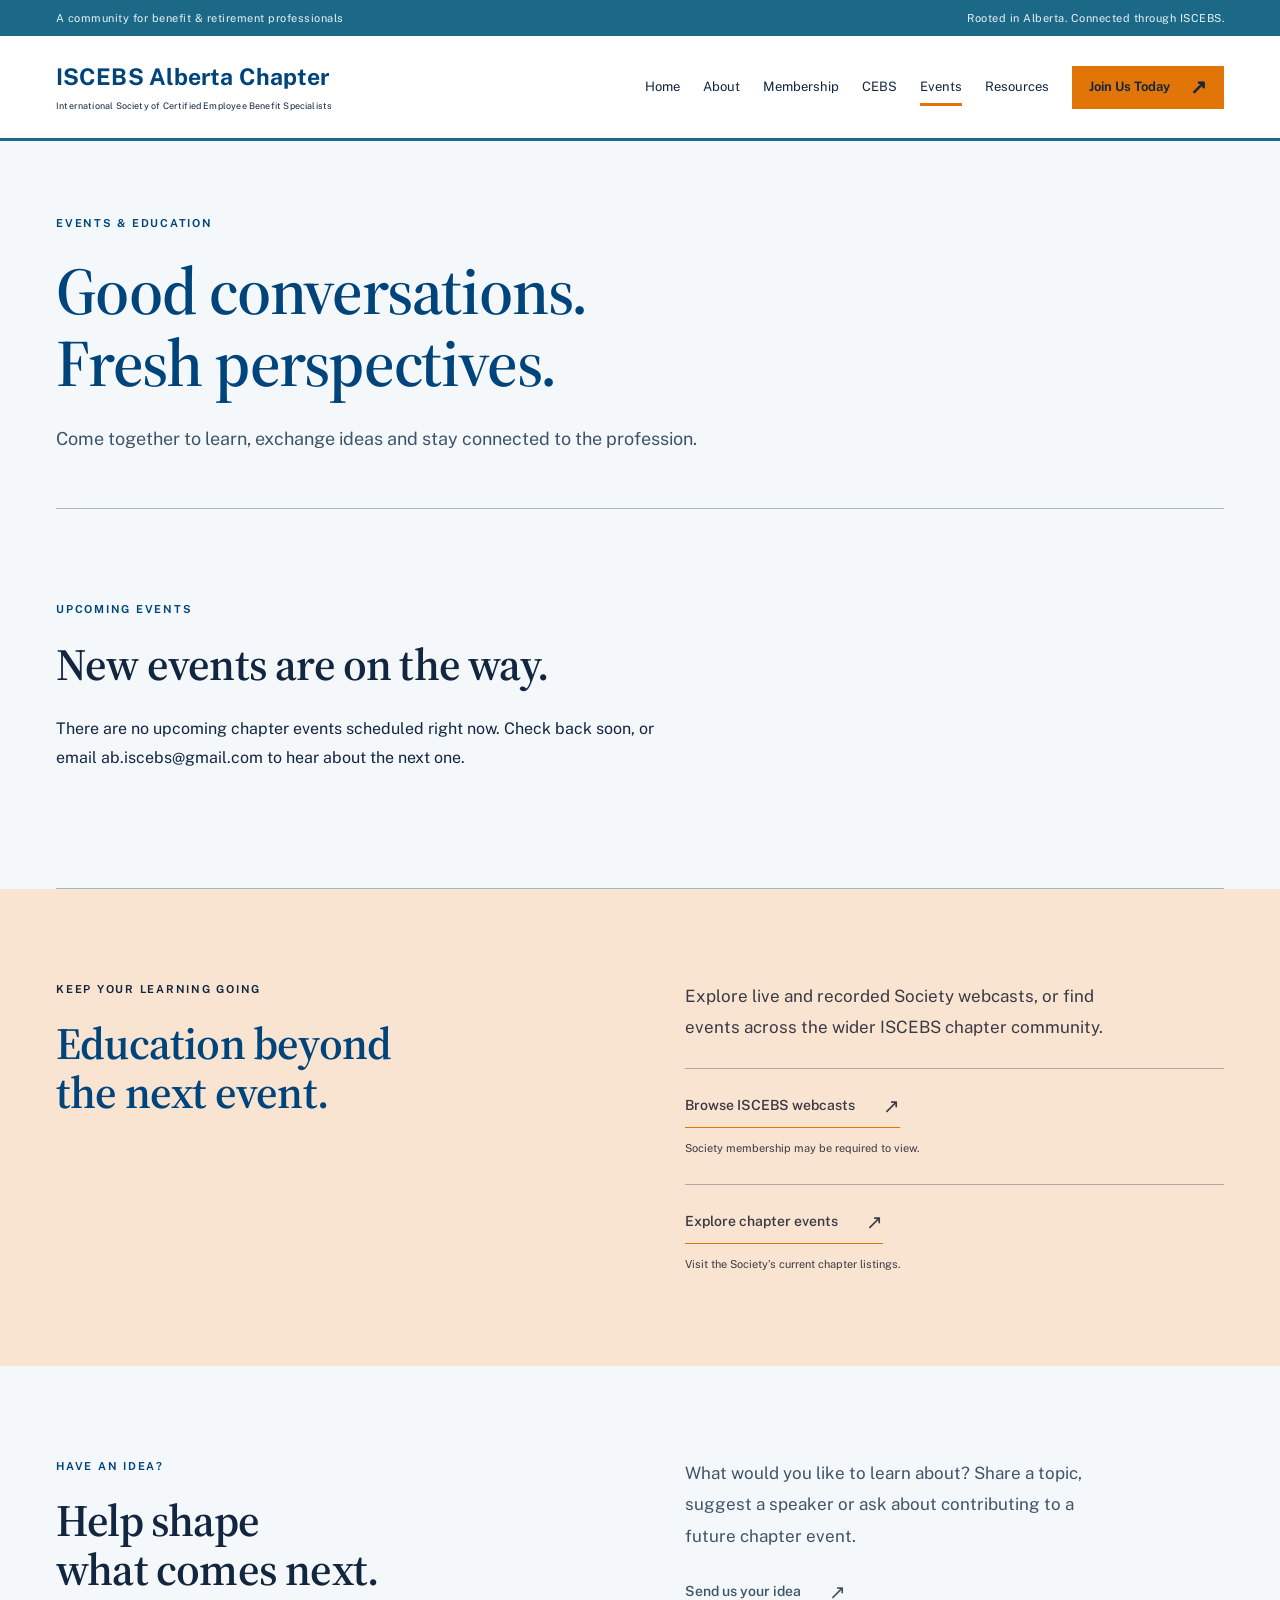
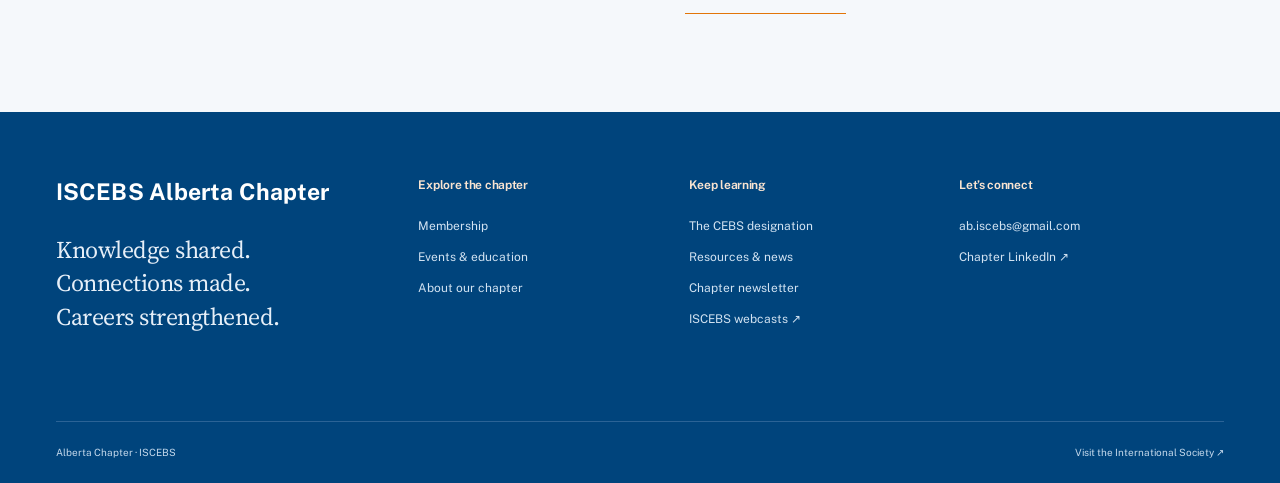
<file: events.html>
<!doctype html><html lang="en-CA"><head><meta charset="UTF-8"><meta name="robots" content="noindex"><meta name="viewport" content="width=device-width,initial-scale=1"><meta name="description" content="Upcoming Alberta Chapter education sessions, networking events and our Annual General Meeting, in Calgary, Edmonton and online. RSVP or get tickets online."><meta property="og:type" content="website"><meta property="og:site_name" content="Alberta Chapter of ISCEBS"><meta property="og:title" content="Events & Education | Alberta Chapter of ISCEBS"><meta property="og:description" content="Upcoming Alberta Chapter education sessions, networking events and our Annual General Meeting, in Calgary, Edmonton and online. RSVP or get tickets online."><meta property="og:url" content="https://abiscebs.com/events.html"><meta property="og:image" content="https://abiscebs.com/assets/share.jpg"><meta property="og:image:width" content="1200"><meta property="og:image:height" content="630"><meta property="og:image:alt" content="ISCEBS Alberta Chapter – Knowledge shared. Connections made."><meta property="og:locale" content="en_CA"><meta name="twitter:card" content="summary_large_image"><meta name="theme-color" content="#142f40"><title>Events & Education | Alberta Chapter of ISCEBS</title><link rel="icon" href="assets/favicon.svg" type="image/svg+xml"><link rel="stylesheet" href="assets/style.css?v=2"><link rel="preconnect" href="https://fonts.googleapis.com"><link rel="preconnect" href="https://fonts.gstatic.com" crossorigin><link rel="stylesheet" href="https://fonts.googleapis.com/css2?family=Public+Sans:wght@400;500;600;700&family=Source+Serif+4:opsz,wght@8..60,500;8..60,600;8..60,700&display=swap"><link rel="stylesheet" href="assets/vibrant.css"><script src="assets/site.js" defer></script><script src="assets/wix-config.js" defer></script><script src="assets/wix-client.js" defer></script><script src="assets/wix-events.js?v=2" defer></script></head><body class="vibrant"><a class="skip-link" href="#main">Skip to content</a><div class="topline"><div class="wrap">A community for benefit & retirement professionals<span>Rooted in Alberta. Connected through ISCEBS.</span></div></div><header><div class="wrap header-inner"><a class="wordmark" href="index.html" aria-label="Alberta Chapter of ISCEBS home"><strong>ISCEBS Alberta Chapter</strong><small>International Society of Certified Employee Benefit Specialists</small></a><button class="menu-toggle" aria-controls="site-nav" aria-expanded="false">Menu <span aria-hidden="true">☰</span></button><nav id="site-nav" aria-label="Main navigation"><a href="index.html">Home</a><a href="about.html">About</a><a href="membership.html">Membership</a><a href="cebs.html">CEBS</a><a href="events.html" aria-current="page">Events</a><a href="resources.html">Resources</a><a class="button nav-join" href="http://iscebs.org/join" target="_blank" rel="noopener noreferrer">Join Us Today<span aria-hidden="true">↗</span></a></nav></div></header><main id="main"><section class="page-intro wrap"><div class="eyebrow">EVENTS & EDUCATION</div><h1>Good conversations.<br>Fresh perspectives.</h1><p class="intro-text">Come together to learn, exchange ideas and stay connected to the profession.</p></section><div data-wix-events data-show-until="2026-11-20T18:00:00-07:00"><section class="wrap featured-event"><div class="event-poster"><div class="eyebrow">ALBERTA CHAPTER · HYBRID EVENT</div><h2>Putting Together<br>the Retirement<br><em>Puzzle.</em></h2><div class="poster-bottom"><strong>20 November</strong><span>2026 · 12:00 p.m. MST</span></div></div><div class="event-details"><span class="tag">Upcoming chapter event</span><h2>Education & Annual General Meeting</h2><p>Join the Alberta Chapter for a presentation with Michelle Oram, CEBS, CPRC, Retirement Coach at Second Life Vision, followed by the Annual General Meeting and election of the 2027 board.</p><dl><div><dt>When</dt><dd>Friday, November 20, 2026<br>12:00 p.m. MST</dd></div><div><dt>How to attend</dt><dd>Online via Teams, or in person in Edmonton or Calgary.</dd></div><div><dt>Edmonton</dt><dd>Edmonton Pipe Industry Benefit Fund<br>16214–118 Avenue</dd></div><div><dt>Calgary</dt><dd>Suncor<br>111 5 Avenue SW</dd></div><div><dt>Pricing</dt><dd>Members & virtual nonmembers: complimentary.<br>In-person nonmembers: $25 CAD.</dd></div></dl><div class="registration-panel"><h3>Event registration</h3><p data-registration-status role="status" aria-live="polite">Loading registration details…</p></div><a class="text-link" href="https://www.iscebs.org/detail-pages/event/2026/11/20/default-calendar/alberta-chapter-AGM" target="_blank" rel="noopener noreferrer">View the official event listing <span aria-hidden="true">↗</span></a></div></section></div>
<section class="wrap section past-events" id="past-events" aria-labelledby="past-heading" hidden><div class="eyebrow">OUR CHAPTER IN ACTION</div><h2 id="past-heading">Past events</h2><p class="past-intro">A look back at the conversations, learning and connections we’ve shared.</p><div data-past-events></div></section><section class="soft-section"><div class="wrap section split"><div><div class="eyebrow">KEEP YOUR LEARNING GOING</div><h2>Education beyond<br>the next event.</h2></div><div class="prose"><p>Explore live and recorded Society webcasts, or find events across the wider ISCEBS chapter community.</p><div class="resource-row"><a class="text-link" href="https://www.iscebs.org/home/education---resources/webcasts" target="_blank" rel="noopener noreferrer">Browse ISCEBS webcasts<span aria-hidden="true">↗</span></a><small>Society membership may be required to view.</small></div><div class="resource-row"><a class="text-link" href="https://www.iscebs.org/local-chapters" target="_blank" rel="noopener noreferrer">Explore chapter events<span aria-hidden="true">↗</span></a><small>Visit the Society’s current chapter listings.</small></div></div></div></section><section class="wrap section split"><div><div class="eyebrow">HAVE AN IDEA?</div><h2>Help shape<br>what comes next.</h2></div><div class="prose"><p>What would you like to learn about? Share a topic, suggest a speaker or ask about contributing to a future chapter event.</p><a class="text-link" href="mailto:ab.iscebs@gmail.com?subject=Alberta%20Chapter%20event%20idea">Send us your idea<span aria-hidden="true">↗</span></a></div></section></main><footer><div class="wrap footer-main"><div class="footer-brand"><a class="wordmark" href="index.html"><strong>ISCEBS Alberta Chapter</strong></a><p>Knowledge shared.<br>Connections made.<br>Careers strengthened.</p></div><div><h3>Explore the chapter</h3><a href="membership.html">Membership</a><a href="events.html">Events & education</a><a href="about.html">About our chapter</a></div><div><h3>Keep learning</h3><a href="cebs.html">The CEBS designation</a><a href="resources.html">Resources & news</a><a href="newsletter.html">Chapter newsletter</a><a href="https://www.iscebs.org/home/education---resources/webcasts" target="_blank" rel="noopener noreferrer">ISCEBS webcasts ↗</a></div><div><h3>Let’s connect</h3><a href="mailto:ab.iscebs@gmail.com">ab.iscebs@gmail.com</a><a href="https://www.linkedin.com/company/94094639/" target="_blank" rel="noopener noreferrer">Chapter LinkedIn ↗</a></div></div><div class="wrap footer-bottom"><span>Alberta Chapter · ISCEBS</span><a href="https://www.iscebs.org/" target="_blank" rel="noopener noreferrer">Visit the International Society ↗</a></div></footer></body></html>
</file>
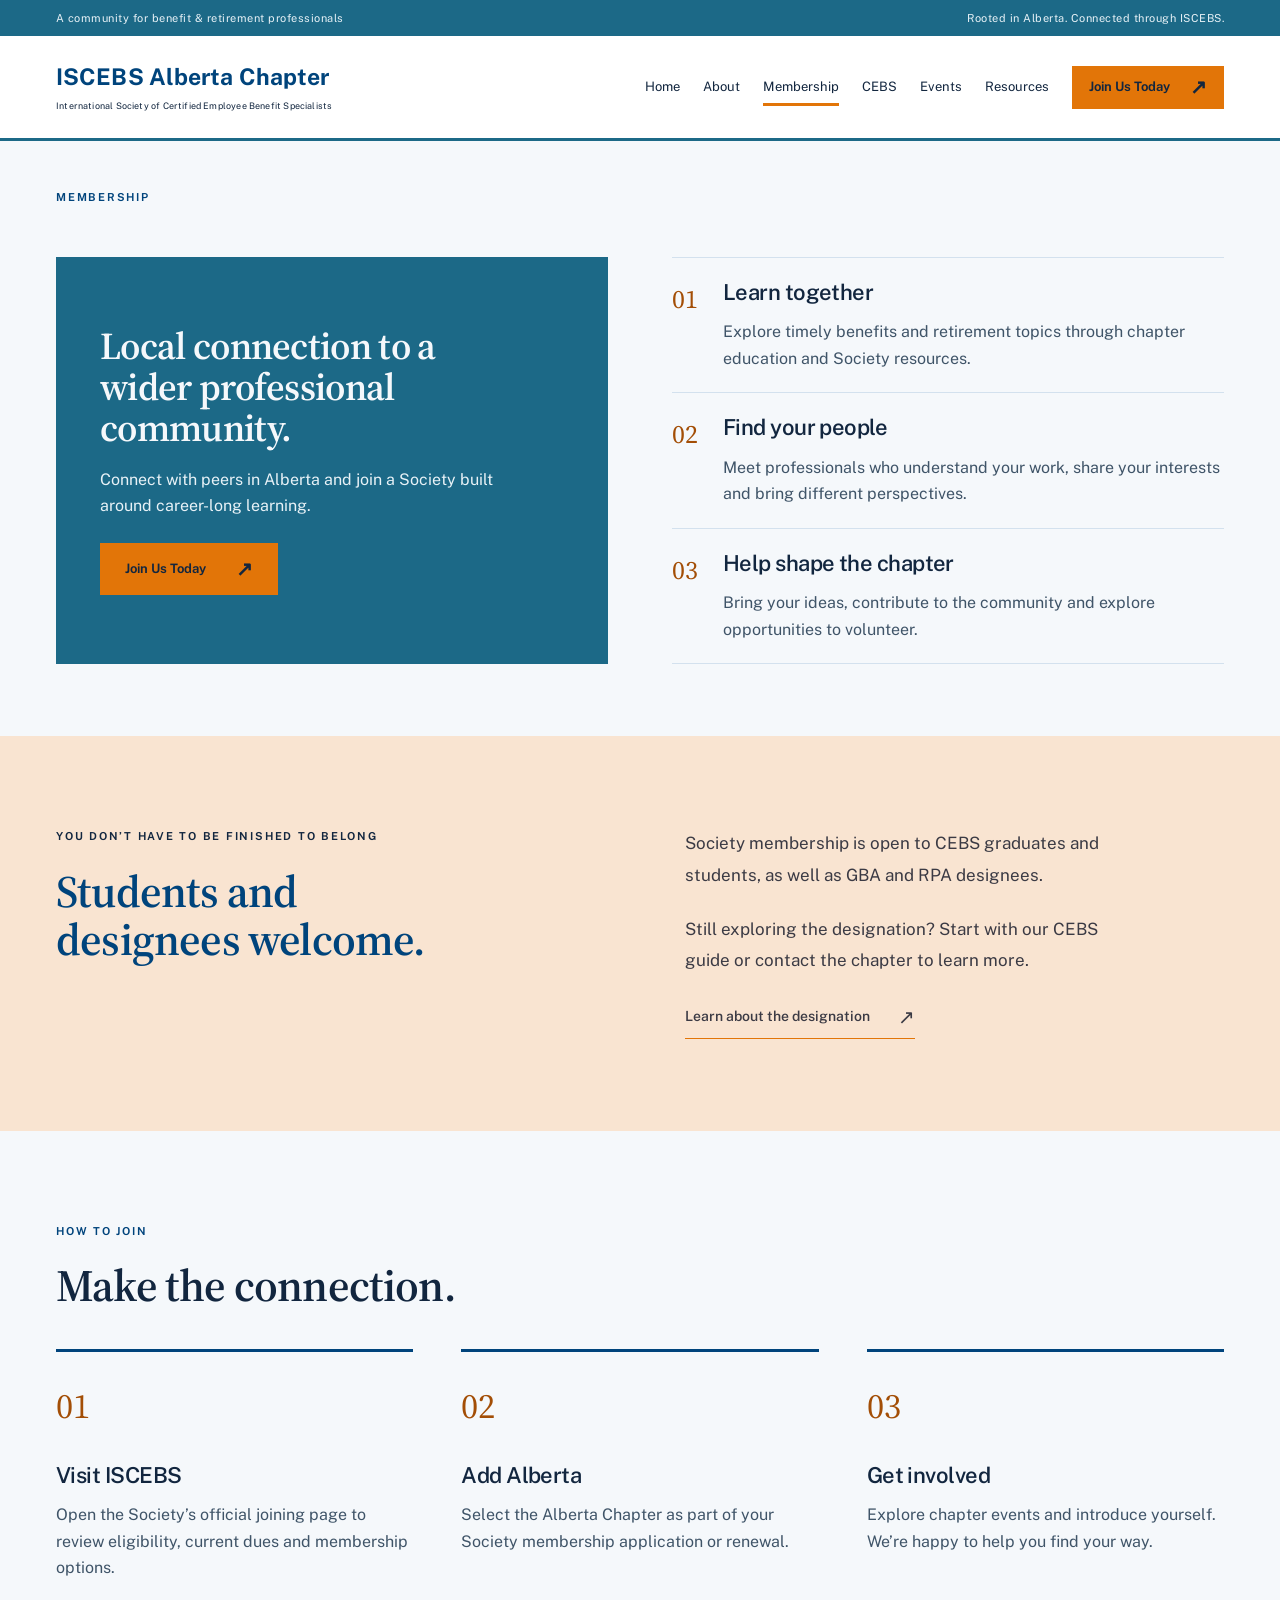
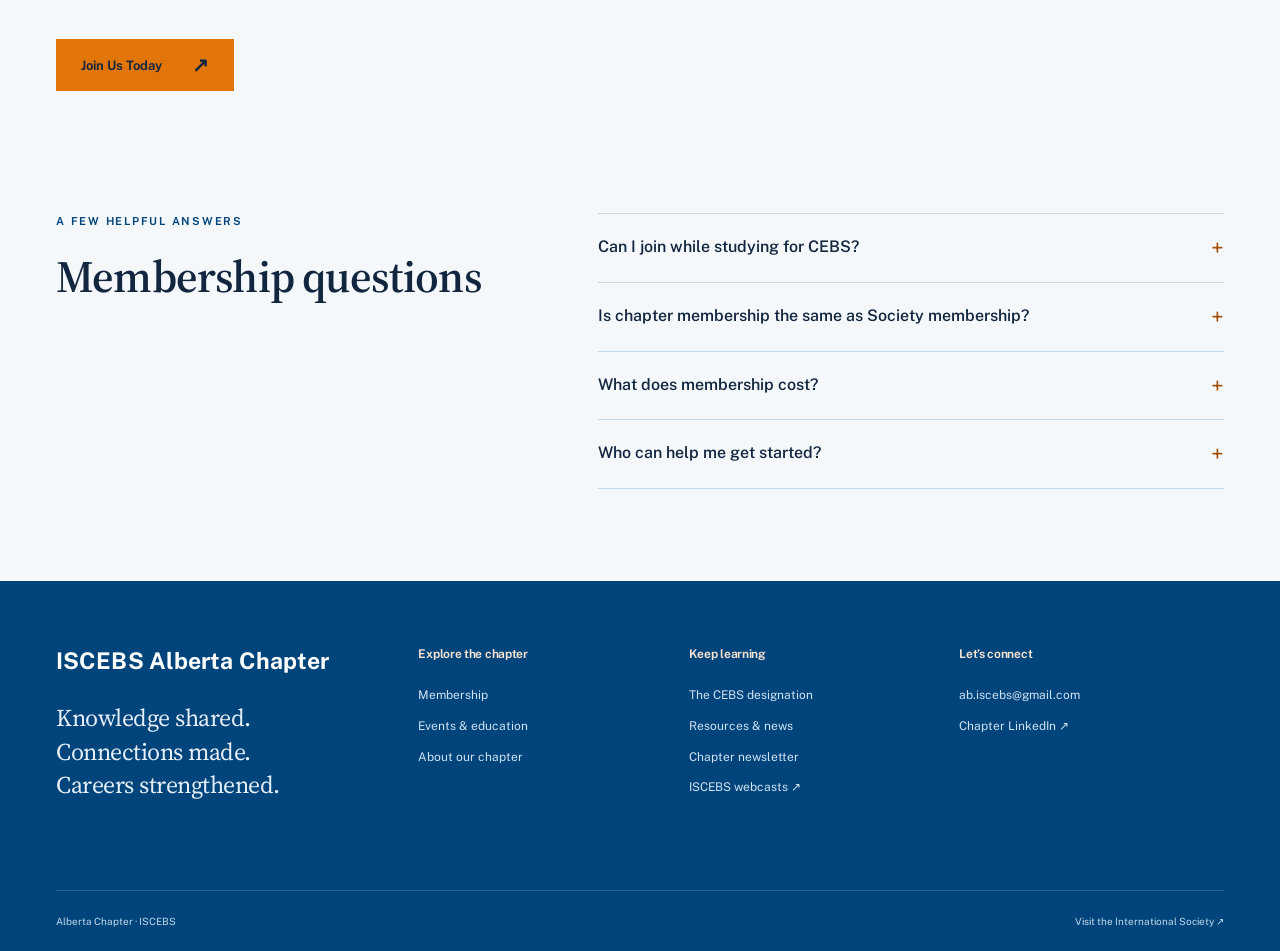
<file: membership.html>
<!doctype html><html lang="en-CA"><head><meta charset="UTF-8"><meta name="robots" content="noindex"><meta name="viewport" content="width=device-width,initial-scale=1"><meta name="description" content="Join a local community of benefits and retirement professionals. Explore Alberta Chapter membership and how to join ISCEBS."><meta property="og:type" content="website"><meta property="og:site_name" content="Alberta Chapter of ISCEBS"><meta property="og:title" content="Membership | Alberta Chapter of ISCEBS"><meta property="og:description" content="Join a local community of benefits and retirement professionals. Explore Alberta Chapter membership and how to join ISCEBS."><meta property="og:url" content="https://abiscebs.com/membership.html"><meta property="og:image" content="https://abiscebs.com/assets/share.jpg"><meta property="og:image:width" content="1200"><meta property="og:image:height" content="630"><meta property="og:image:alt" content="ISCEBS Alberta Chapter – Knowledge shared. Connections made."><meta property="og:locale" content="en_CA"><meta name="twitter:card" content="summary_large_image"><meta name="theme-color" content="#142f40"><title>Membership | Alberta Chapter of ISCEBS</title><link rel="icon" href="assets/favicon.svg" type="image/svg+xml"><link rel="stylesheet" href="assets/style.css"><link rel="preconnect" href="https://fonts.googleapis.com"><link rel="preconnect" href="https://fonts.gstatic.com" crossorigin><link rel="stylesheet" href="https://fonts.googleapis.com/css2?family=Public+Sans:wght@400;500;600;700&family=Source+Serif+4:opsz,wght@8..60,500;8..60,600;8..60,700&display=swap"><link rel="stylesheet" href="assets/vibrant.css"><script src="assets/site.js" defer></script></head><body class="vibrant"><a class="skip-link" href="#main">Skip to content</a><div class="topline"><div class="wrap">A community for benefit & retirement professionals<span>Rooted in Alberta. Connected through ISCEBS.</span></div></div><header><div class="wrap header-inner"><a class="wordmark" href="index.html" aria-label="Alberta Chapter of ISCEBS home"><strong>ISCEBS Alberta Chapter</strong><small>International Society of Certified Employee Benefit Specialists</small></a><button class="menu-toggle" aria-controls="site-nav" aria-expanded="false">Menu <span aria-hidden="true">☰</span></button><nav id="site-nav" aria-label="Main navigation"><a href="index.html">Home</a><a href="about.html">About</a><a href="membership.html" aria-current="page">Membership</a><a href="cebs.html">CEBS</a><a href="events.html">Events</a><a href="resources.html">Resources</a><a class="button nav-join" href="http://iscebs.org/join" target="_blank" rel="noopener noreferrer">Join Us Today<span aria-hidden="true">↗</span></a></nav></div></header><main id="main"><section class="page-intro page-intro--tight wrap"><div class="eyebrow">MEMBERSHIP</div><h1 class="sr-only">Membership</h1></section><section class="wrap membership-lead"><div class="membership-statement"><h2>Local connection to a wider professional community.</h2><p>Connect with peers in Alberta and join a Society built around career-long learning.</p><a class="button light" href="http://iscebs.org/join" target="_blank" rel="noopener noreferrer">Join Us Today<span aria-hidden="true">↗</span></a></div><div class="member-reasons"><article><span>01</span><div><h3>Learn together</h3><p>Explore timely benefits and retirement topics through chapter education and Society resources.</p></div></article><article><span>02</span><div><h3>Find your people</h3><p>Meet professionals who understand your work, share your interests and bring different perspectives.</p></div></article><article><span>03</span><div><h3>Help shape the chapter</h3><p>Bring your ideas, contribute to the community and explore opportunities to volunteer.</p></div></article></div></section>
<section class="soft-section"><div class="wrap section split"><div><div class="eyebrow">YOU DON’T HAVE TO BE FINISHED TO BELONG</div><h2>Students and<br>designees welcome.</h2></div><div class="prose"><p>Society membership is open to CEBS graduates and students, as well as GBA and RPA designees.</p><p>Still exploring the designation? Start with our CEBS guide or contact the chapter to learn more.</p><a class="text-link" href="cebs.html">Learn about the designation<span aria-hidden="true">↗</span></a></div></div></section>
<section class="wrap section"><div class="section-top"><div><div class="eyebrow">HOW TO JOIN</div><h2>Make the connection.</h2></div></div><div class="steps"><article><span>01</span><h3>Visit ISCEBS</h3><p>Open the Society’s official joining page to review eligibility, current dues and membership options.</p></article><article><span>02</span><h3>Add Alberta</h3><p>Select the Alberta Chapter as part of your Society membership application or renewal.</p></article><article><span>03</span><h3>Get involved</h3><p>Explore chapter events and introduce yourself. We’re happy to help you find your way.</p></article></div><div class="actions"><a class="button" href="http://iscebs.org/join" target="_blank" rel="noopener noreferrer">Join Us Today<span aria-hidden="true">↗</span></a></div></section>
<section class="wrap section faq-section"><div><div class="eyebrow">A FEW HELPFUL ANSWERS</div><h2>Membership questions</h2></div><div class="faq"><details><summary>Can I join while studying for CEBS?<span aria-hidden="true">+</span></summary><div>Yes. Active CEBS students are eligible for Society and local chapter membership. Review the current eligibility details on the official ISCEBS joining page.</div></details><details><summary>Is chapter membership the same as Society membership?<span aria-hidden="true">+</span></summary><div>The Alberta Chapter is your local community within ISCEBS. Add chapter membership when you join or renew with the Society.</div></details><details><summary>What does membership cost?<span aria-hidden="true">+</span></summary><div>Society and chapter dues are listed in the official joining process. Follow the Join Us Today link to see current rates before applying.</div></details><details><summary>Who can help me get started?<span aria-hidden="true">+</span></summary><div>Email <a href="mailto:ab.iscebs@gmail.com">ab.iscebs@gmail.com</a> with your questions about the Alberta Chapter.</div></details></div></section></main><footer><div class="wrap footer-main"><div class="footer-brand"><a class="wordmark" href="index.html"><strong>ISCEBS Alberta Chapter</strong></a><p>Knowledge shared.<br>Connections made.<br>Careers strengthened.</p></div><div><h3>Explore the chapter</h3><a href="membership.html">Membership</a><a href="events.html">Events & education</a><a href="about.html">About our chapter</a></div><div><h3>Keep learning</h3><a href="cebs.html">The CEBS designation</a><a href="resources.html">Resources & news</a><a href="newsletter.html">Chapter newsletter</a><a href="https://www.iscebs.org/home/education---resources/webcasts" target="_blank" rel="noopener noreferrer">ISCEBS webcasts ↗</a></div><div><h3>Let’s connect</h3><a href="mailto:ab.iscebs@gmail.com">ab.iscebs@gmail.com</a><a href="https://www.linkedin.com/company/94094639/" target="_blank" rel="noopener noreferrer">Chapter LinkedIn ↗</a></div></div><div class="wrap footer-bottom"><span>Alberta Chapter · ISCEBS</span><a href="https://www.iscebs.org/" target="_blank" rel="noopener noreferrer">Visit the International Society ↗</a></div></footer></body></html>
</file>
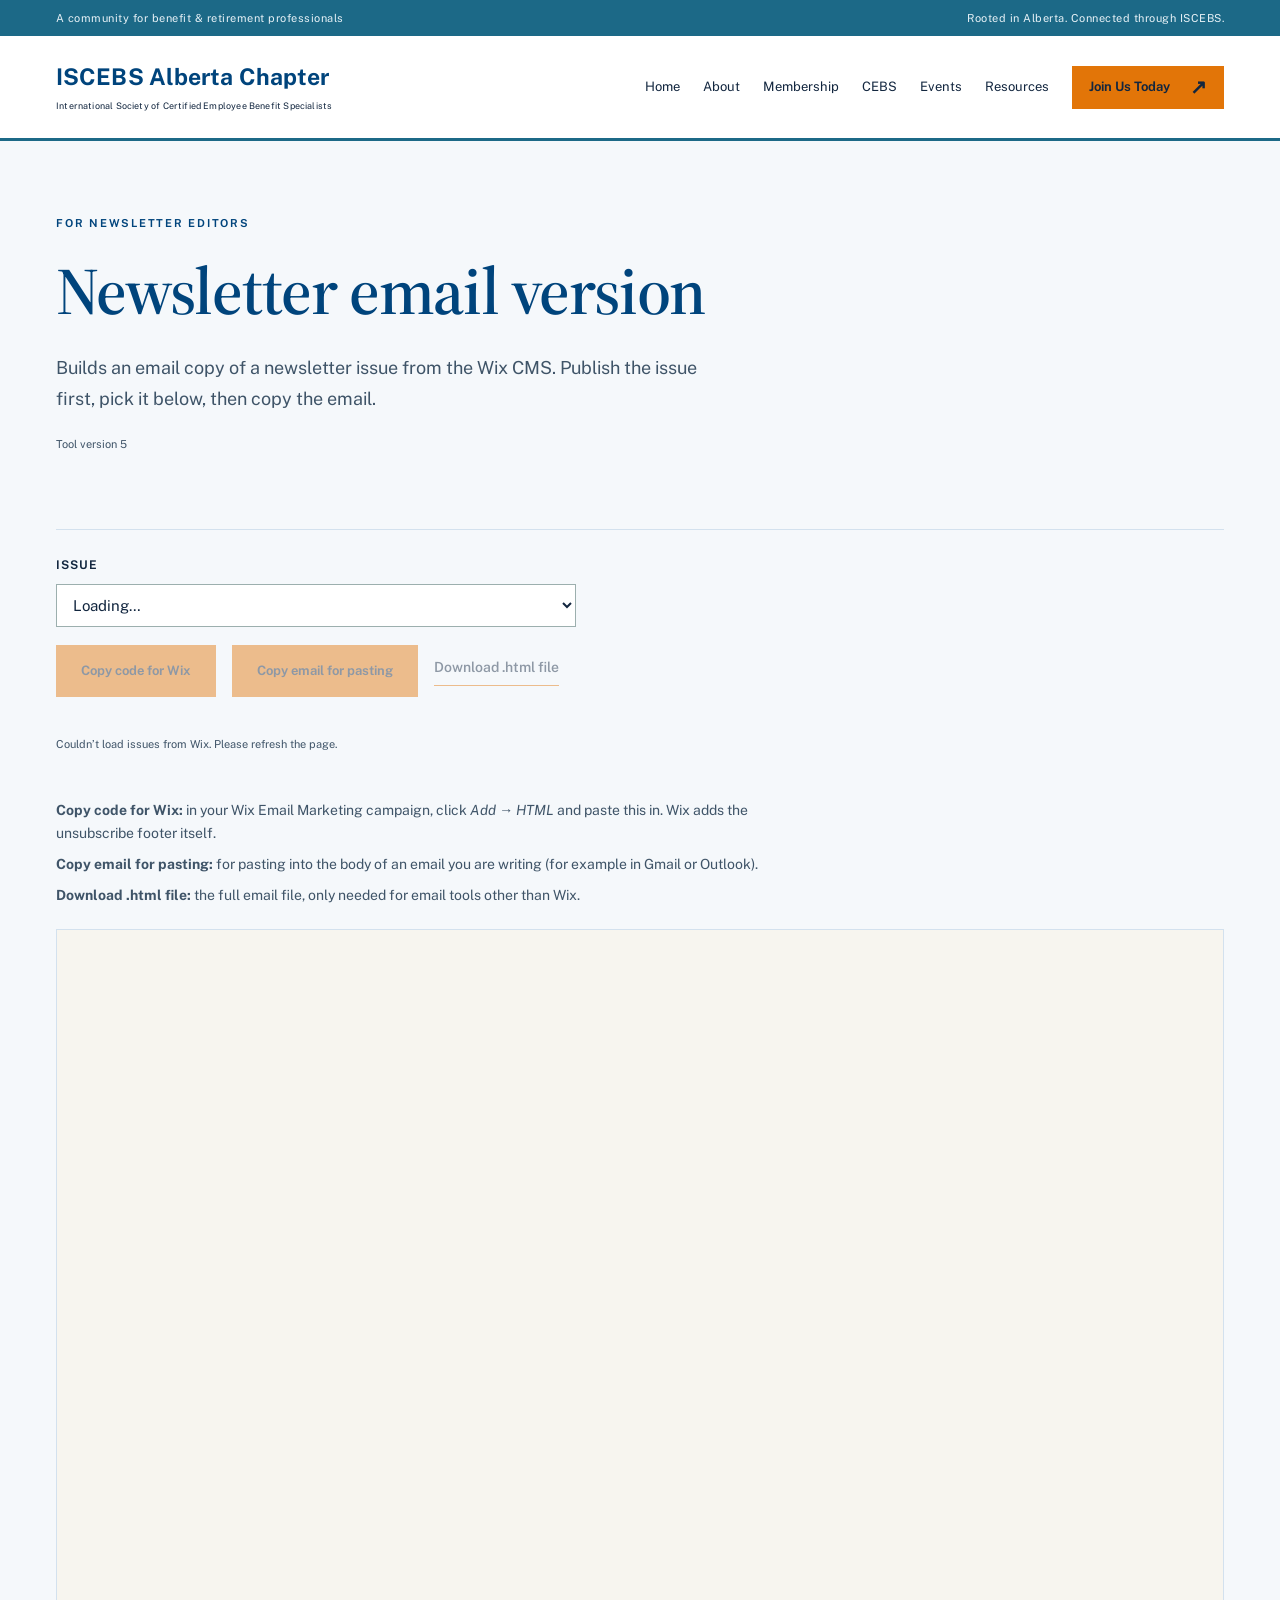
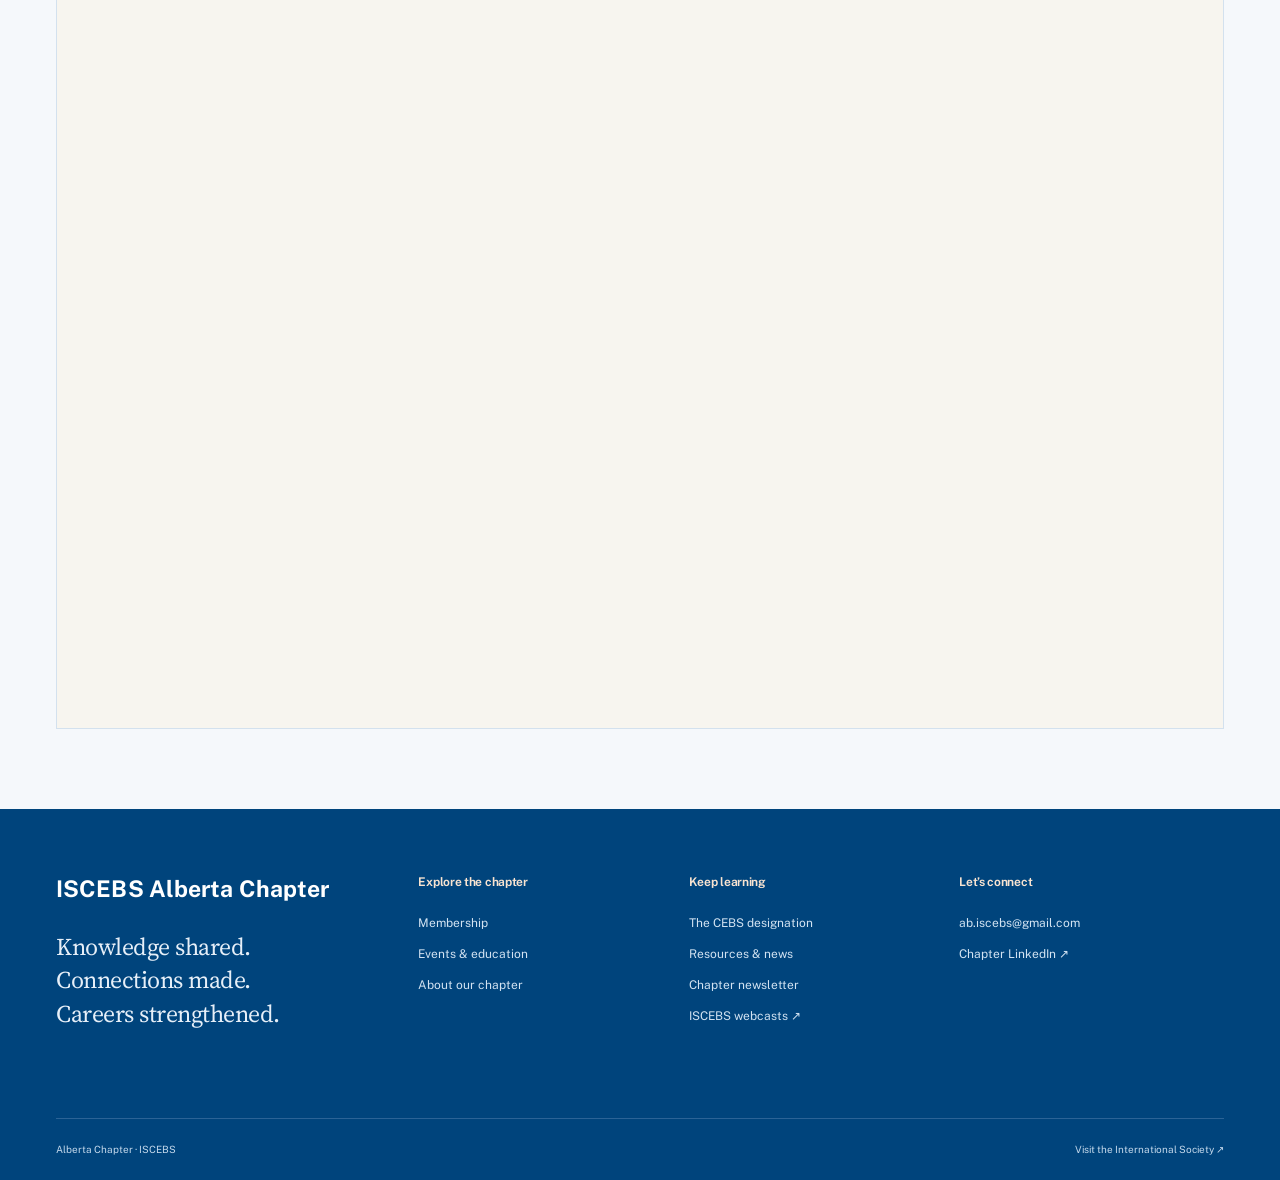
<file: newsletter-email.html>
<!doctype html><html lang="en-CA"><head><meta charset="UTF-8"><meta name="viewport" content="width=device-width,initial-scale=1"><meta name="description" content="Read the Alberta Chapter newsletter: chapter news, upcoming events, CEBS updates and member highlights."><meta name="theme-color" content="#142f40"><title>Newsletter Email Version | Alberta Chapter of ISCEBS</title><meta name="robots" content="noindex"><link rel="icon" href="assets/favicon.svg" type="image/svg+xml"><link rel="stylesheet" href="assets/style.css"><link rel="preconnect" href="https://fonts.googleapis.com"><link rel="preconnect" href="https://fonts.gstatic.com" crossorigin><link rel="stylesheet" href="https://fonts.googleapis.com/css2?family=Public+Sans:wght@400;500;600;700&family=Source+Serif+4:opsz,wght@8..60,500;8..60,600;8..60,700&display=swap"><link rel="stylesheet" href="assets/vibrant.css"><script src="assets/site.js" defer></script><script src="assets/wix-config.js" defer></script><script src="assets/wix-client.js" defer></script><script src="assets/wix-newsletter-email.js?v=5" defer></script></head><body class="vibrant"><a class="skip-link" href="#main">Skip to content</a><div class="topline"><div class="wrap">A community for benefit & retirement professionals<span>Rooted in Alberta. Connected through ISCEBS.</span></div></div><header><div class="wrap header-inner"><a class="wordmark" href="index.html" aria-label="Alberta Chapter of ISCEBS home"><strong>ISCEBS Alberta Chapter</strong><small>International Society of Certified Employee Benefit Specialists</small></a><button class="menu-toggle" aria-controls="site-nav" aria-expanded="false">Menu <span aria-hidden="true">☰</span></button><nav id="site-nav" aria-label="Main navigation"><a href="index.html">Home</a><a href="about.html">About</a><a href="membership.html">Membership</a><a href="cebs.html">CEBS</a><a href="events.html">Events</a><a href="resources.html">Resources</a><a class="button nav-join" href="http://iscebs.org/join" target="_blank" rel="noopener noreferrer">Join Us Today<span aria-hidden="true">↗</span></a></nav></div></header><main id="main"><section class="wrap page-intro"><div class="eyebrow">FOR NEWSLETTER EDITORS</div><h1>Newsletter email version</h1><p class="intro-text">Builds an email copy of a newsletter issue from the Wix CMS. Publish the issue first, pick it below, then copy the email.</p><p class="small-note">Tool version 5</p></section>
<section class="wrap email-tool" data-email-tool>
<div class="email-controls"><label>Issue<select data-email-issue><option>Loading…</option></select></label>
<div class="email-buttons"><button class="button" type="button" data-email-action="wix" disabled>Copy code for Wix</button><button class="button light-outline" type="button" data-email-action="rich" disabled>Copy email for pasting</button><button class="text-link" type="button" data-email-action="download" disabled>Download .html file</button></div>
<p class="small-note" role="status" data-email-status></p></div>
<div class="email-help"><p><strong>Copy code for Wix:</strong> in your Wix Email Marketing campaign, click <em>Add → HTML</em> and paste this in. Wix adds the unsubscribe footer itself.</p><p><strong>Copy email for pasting:</strong> for pasting into the body of an email you are writing (for example in Gmail or Outlook).</p><p><strong>Download .html file:</strong> the full email file, only needed for email tools other than Wix.</p></div>
<iframe class="email-preview" title="Email preview" data-email-preview></iframe>
</section></main><footer><div class="wrap footer-main"><div class="footer-brand"><a class="wordmark" href="index.html"><strong>ISCEBS Alberta Chapter</strong></a><p>Knowledge shared.<br>Connections made.<br>Careers strengthened.</p></div><div><h3>Explore the chapter</h3><a href="membership.html">Membership</a><a href="events.html">Events & education</a><a href="about.html">About our chapter</a></div><div><h3>Keep learning</h3><a href="cebs.html">The CEBS designation</a><a href="resources.html">Resources & news</a><a href="newsletter.html">Chapter newsletter</a><a href="https://www.iscebs.org/home/education---resources/webcasts" target="_blank" rel="noopener noreferrer">ISCEBS webcasts ↗</a></div><div><h3>Let’s connect</h3><a href="mailto:ab.iscebs@gmail.com">ab.iscebs@gmail.com</a><a href="https://www.linkedin.com/company/94094639/" target="_blank" rel="noopener noreferrer">Chapter LinkedIn ↗</a></div></div><div class="wrap footer-bottom"><span>Alberta Chapter · ISCEBS</span><a href="https://www.iscebs.org/" target="_blank" rel="noopener noreferrer">Visit the International Society ↗</a></div></footer></body></html>
</file>
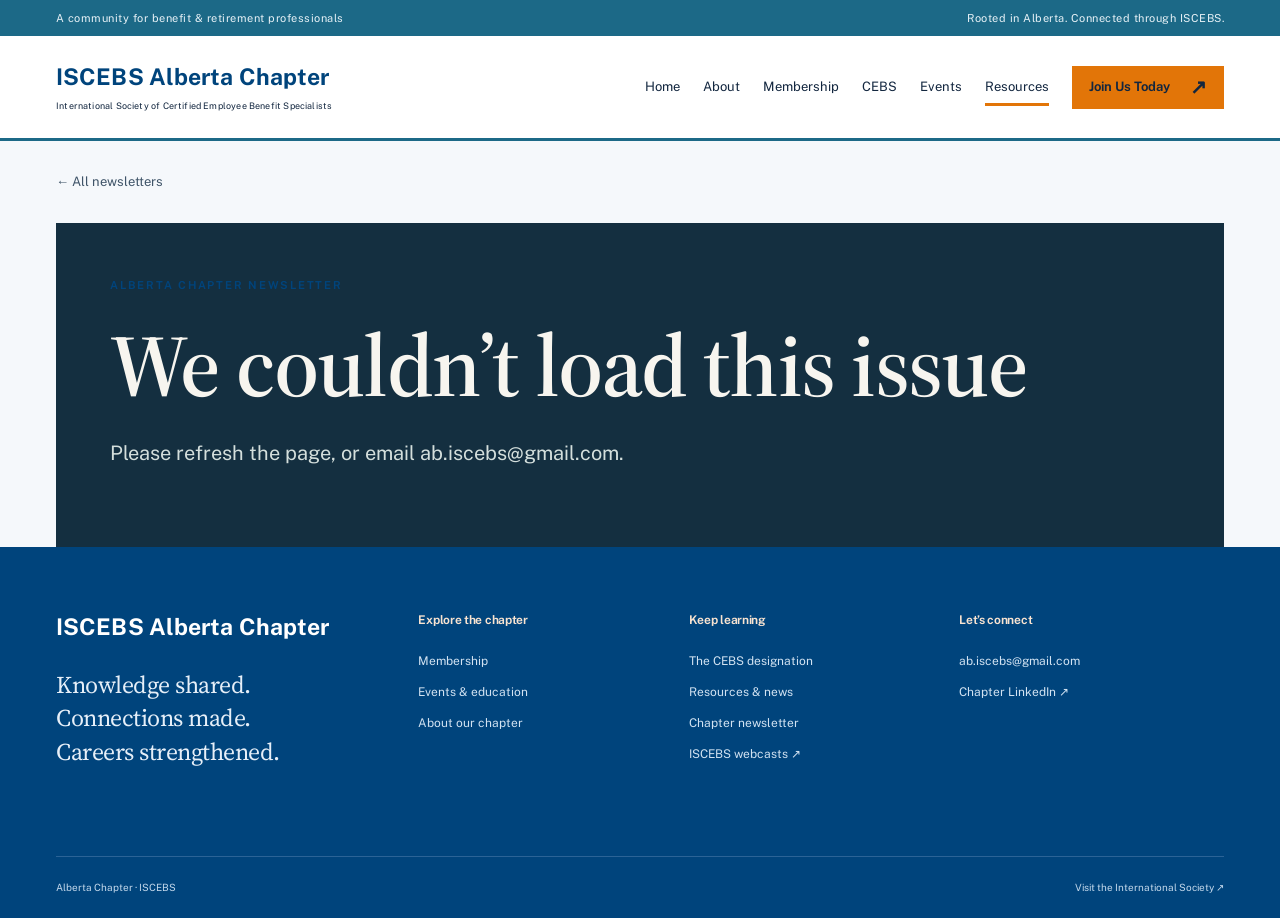
<file: newsletter-issue.html>
<!doctype html><html lang="en-CA"><head><meta charset="UTF-8"><meta name="robots" content="noindex"><meta name="viewport" content="width=device-width,initial-scale=1"><meta name="description" content="Read the Alberta Chapter newsletter: chapter news, upcoming events, CEBS updates and member highlights."><meta property="og:type" content="website"><meta property="og:site_name" content="Alberta Chapter of ISCEBS"><meta property="og:title" content="Chapter Newsletter | Alberta Chapter of ISCEBS"><meta property="og:description" content="Read the Alberta Chapter newsletter: chapter news, upcoming events, CEBS updates and member highlights."><meta property="og:url" content="https://abiscebs.com/newsletter-issue.html"><meta property="og:image" content="https://abiscebs.com/assets/share.jpg"><meta property="og:image:width" content="1200"><meta property="og:image:height" content="630"><meta property="og:image:alt" content="ISCEBS Alberta Chapter – Knowledge shared. Connections made."><meta property="og:locale" content="en_CA"><meta name="twitter:card" content="summary_large_image"><meta name="theme-color" content="#142f40"><title>Chapter Newsletter | Alberta Chapter of ISCEBS</title><link rel="icon" href="assets/favicon.svg" type="image/svg+xml"><link rel="stylesheet" href="assets/style.css"><link rel="preconnect" href="https://fonts.googleapis.com"><link rel="preconnect" href="https://fonts.gstatic.com" crossorigin><link rel="stylesheet" href="https://fonts.googleapis.com/css2?family=Public+Sans:wght@400;500;600;700&family=Source+Serif+4:opsz,wght@8..60,500;8..60,600;8..60,700&display=swap"><link rel="stylesheet" href="assets/vibrant.css"><script src="assets/site.js" defer></script><script src="assets/wix-config.js" defer></script><script src="assets/wix-client.js" defer></script><script src="assets/wix-newsletter.js" defer></script></head><body class="vibrant"><a class="skip-link" href="#main">Skip to content</a><div class="topline"><div class="wrap">A community for benefit & retirement professionals<span>Rooted in Alberta. Connected through ISCEBS.</span></div></div><header><div class="wrap header-inner"><a class="wordmark" href="index.html" aria-label="Alberta Chapter of ISCEBS home"><strong>ISCEBS Alberta Chapter</strong><small>International Society of Certified Employee Benefit Specialists</small></a><button class="menu-toggle" aria-controls="site-nav" aria-expanded="false">Menu <span aria-hidden="true">☰</span></button><nav id="site-nav" aria-label="Main navigation"><a href="index.html">Home</a><a href="about.html">About</a><a href="membership.html">Membership</a><a href="cebs.html">CEBS</a><a href="events.html">Events</a><a href="resources.html" aria-current="page">Resources</a><a class="button nav-join" href="http://iscebs.org/join" target="_blank" rel="noopener noreferrer">Join Us Today<span aria-hidden="true">↗</span></a></nav></div></header><main id="main"><div data-issue-root><section class="wrap issue-hero"><div class="eyebrow">ALBERTA CHAPTER NEWSLETTER</div><p role="status">Loading the newsletter…</p></section></div></main><footer><div class="wrap footer-main"><div class="footer-brand"><a class="wordmark" href="index.html"><strong>ISCEBS Alberta Chapter</strong></a><p>Knowledge shared.<br>Connections made.<br>Careers strengthened.</p></div><div><h3>Explore the chapter</h3><a href="membership.html">Membership</a><a href="events.html">Events & education</a><a href="about.html">About our chapter</a></div><div><h3>Keep learning</h3><a href="cebs.html">The CEBS designation</a><a href="resources.html">Resources & news</a><a href="newsletter.html">Chapter newsletter</a><a href="https://www.iscebs.org/home/education---resources/webcasts" target="_blank" rel="noopener noreferrer">ISCEBS webcasts ↗</a></div><div><h3>Let’s connect</h3><a href="mailto:ab.iscebs@gmail.com">ab.iscebs@gmail.com</a><a href="https://www.linkedin.com/company/94094639/" target="_blank" rel="noopener noreferrer">Chapter LinkedIn ↗</a></div></div><div class="wrap footer-bottom"><span>Alberta Chapter · ISCEBS</span><a href="https://www.iscebs.org/" target="_blank" rel="noopener noreferrer">Visit the International Society ↗</a></div></footer></body></html>
</file>
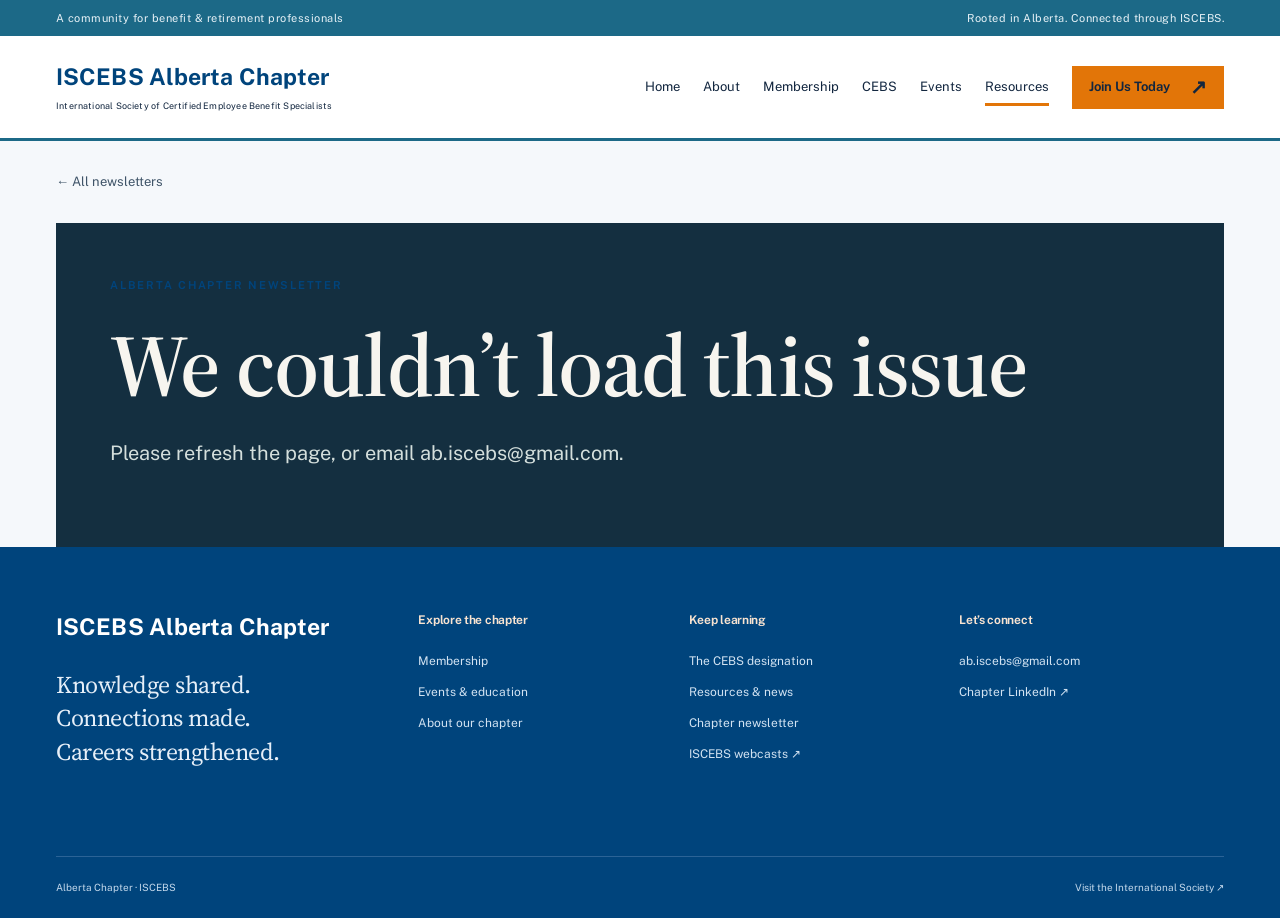
<file: newsletter-january-2027.html>
<!doctype html><html lang="en-CA"><head><meta charset="UTF-8"><title>January 2027 Newsletter | Alberta Chapter of ISCEBS</title><meta name="robots" content="noindex"><meta http-equiv="refresh" content="0; url=newsletter-issue.html?issue=2027-01"><link rel="canonical" href="newsletter-issue.html?issue=2027-01"><script>location.replace('newsletter-issue.html?issue=2027-01' + location.hash);</script></head><body><p>This newsletter has moved. <a href="newsletter-issue.html?issue=2027-01">Read the January 2027 issue</a>.</p></body></html>
</file>
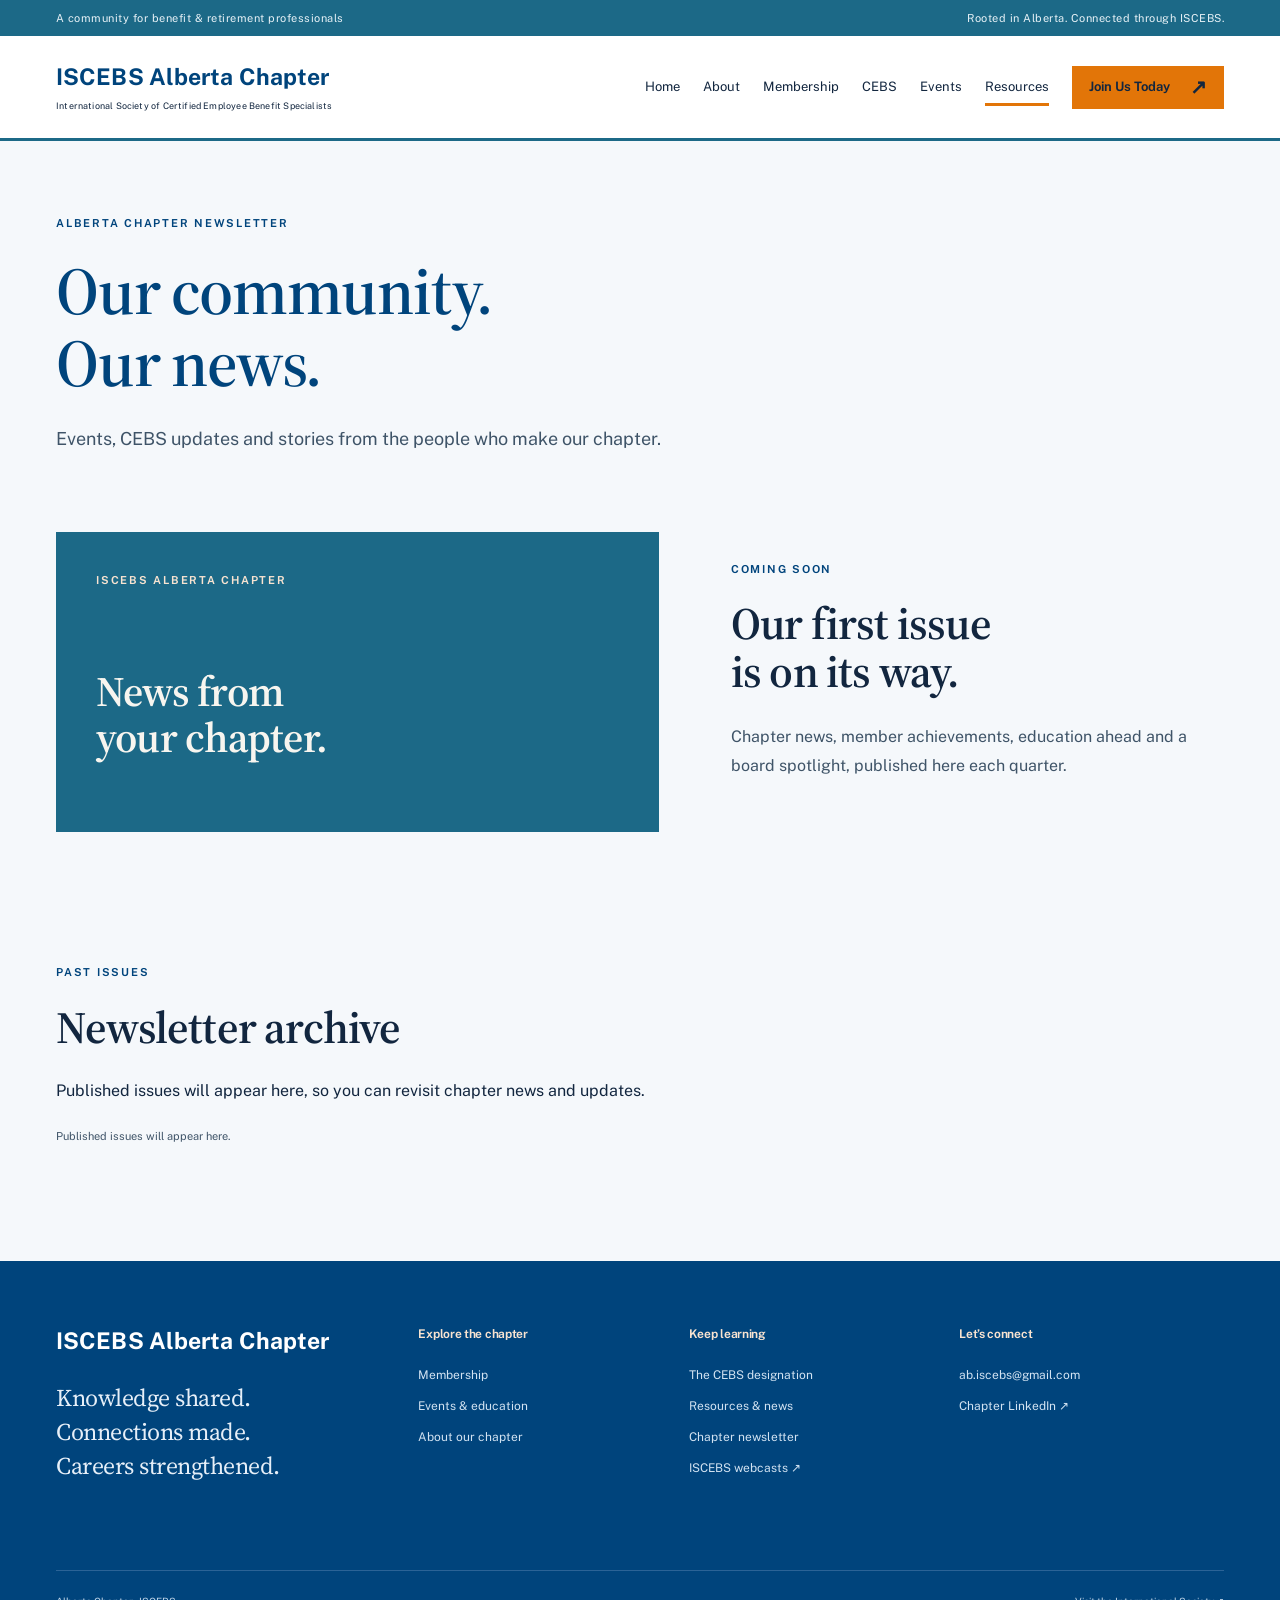
<file: newsletter.html>
<!doctype html><html lang="en-CA"><head><meta charset="UTF-8"><meta name="robots" content="noindex"><meta name="viewport" content="width=device-width,initial-scale=1"><meta name="description" content="Read the Alberta Chapter newsletter: chapter news, upcoming events, CEBS updates and member highlights."><meta property="og:type" content="website"><meta property="og:site_name" content="Alberta Chapter of ISCEBS"><meta property="og:title" content="Chapter Newsletter | Alberta Chapter of ISCEBS"><meta property="og:description" content="Read the Alberta Chapter newsletter: chapter news, upcoming events, CEBS updates and member highlights."><meta property="og:url" content="https://abiscebs.com/newsletter.html"><meta property="og:image" content="https://abiscebs.com/assets/share.jpg"><meta property="og:image:width" content="1200"><meta property="og:image:height" content="630"><meta property="og:image:alt" content="ISCEBS Alberta Chapter – Knowledge shared. Connections made."><meta property="og:locale" content="en_CA"><meta name="twitter:card" content="summary_large_image"><meta name="theme-color" content="#142f40"><title>Chapter Newsletter | Alberta Chapter of ISCEBS</title><link rel="icon" href="assets/favicon.svg" type="image/svg+xml"><link rel="stylesheet" href="assets/style.css"><link rel="preconnect" href="https://fonts.googleapis.com"><link rel="preconnect" href="https://fonts.gstatic.com" crossorigin><link rel="stylesheet" href="https://fonts.googleapis.com/css2?family=Public+Sans:wght@400;500;600;700&family=Source+Serif+4:opsz,wght@8..60,500;8..60,600;8..60,700&display=swap"><link rel="stylesheet" href="assets/vibrant.css"><script src="assets/site.js" defer></script><script src="assets/wix-config.js" defer></script><script src="assets/wix-client.js" defer></script><script src="assets/wix-newsletter.js" defer></script></head><body class="vibrant"><a class="skip-link" href="#main">Skip to content</a><div class="topline"><div class="wrap">A community for benefit & retirement professionals<span>Rooted in Alberta. Connected through ISCEBS.</span></div></div><header><div class="wrap header-inner"><a class="wordmark" href="index.html" aria-label="Alberta Chapter of ISCEBS home"><strong>ISCEBS Alberta Chapter</strong><small>International Society of Certified Employee Benefit Specialists</small></a><button class="menu-toggle" aria-controls="site-nav" aria-expanded="false">Menu <span aria-hidden="true">☰</span></button><nav id="site-nav" aria-label="Main navigation"><a href="index.html">Home</a><a href="about.html">About</a><a href="membership.html">Membership</a><a href="cebs.html">CEBS</a><a href="events.html">Events</a><a href="resources.html" aria-current="page">Resources</a><a class="button nav-join" href="http://iscebs.org/join" target="_blank" rel="noopener noreferrer">Join Us Today<span aria-hidden="true">↗</span></a></nav></div></header><main id="main"><section class="page-intro wrap"><div class="eyebrow">ALBERTA CHAPTER NEWSLETTER</div><h1>Our community.<br>Our news.</h1><p class="intro-text">Events, CEBS updates and stories from the people who make our chapter.</p></section><section class="wrap newsletter-feature newsletter-latest" aria-labelledby="latest-heading" data-newsletter-latest><div class="newsletter-cover"><span class="eyebrow">ISCEBS Alberta Chapter</span><h2>News from<br>your chapter.</h2></div><div><div class="eyebrow">COMING SOON</div><h2 id="latest-heading">Our first issue<br>is on its way.</h2><p>Chapter news, member achievements, education ahead and a board spotlight, published here each quarter.</p></div></section><section class="wrap section newsletter-archive" aria-labelledby="archive-heading"><div class="eyebrow">PAST ISSUES</div><h2 id="archive-heading">Newsletter archive</h2><p>Published issues will appear here, so you can revisit chapter news and updates.</p><div data-newsletter-archive><p class="small-note">Published issues will appear here.</p></div></section></main><footer><div class="wrap footer-main"><div class="footer-brand"><a class="wordmark" href="index.html"><strong>ISCEBS Alberta Chapter</strong></a><p>Knowledge shared.<br>Connections made.<br>Careers strengthened.</p></div><div><h3>Explore the chapter</h3><a href="membership.html">Membership</a><a href="events.html">Events & education</a><a href="about.html">About our chapter</a></div><div><h3>Keep learning</h3><a href="cebs.html">The CEBS designation</a><a href="resources.html">Resources & news</a><a href="newsletter.html">Chapter newsletter</a><a href="https://www.iscebs.org/home/education---resources/webcasts" target="_blank" rel="noopener noreferrer">ISCEBS webcasts ↗</a></div><div><h3>Let’s connect</h3><a href="mailto:ab.iscebs@gmail.com">ab.iscebs@gmail.com</a><a href="https://www.linkedin.com/company/94094639/" target="_blank" rel="noopener noreferrer">Chapter LinkedIn ↗</a></div></div><div class="wrap footer-bottom"><span>Alberta Chapter · ISCEBS</span><a href="https://www.iscebs.org/" target="_blank" rel="noopener noreferrer">Visit the International Society ↗</a></div></footer></body></html>
</file>
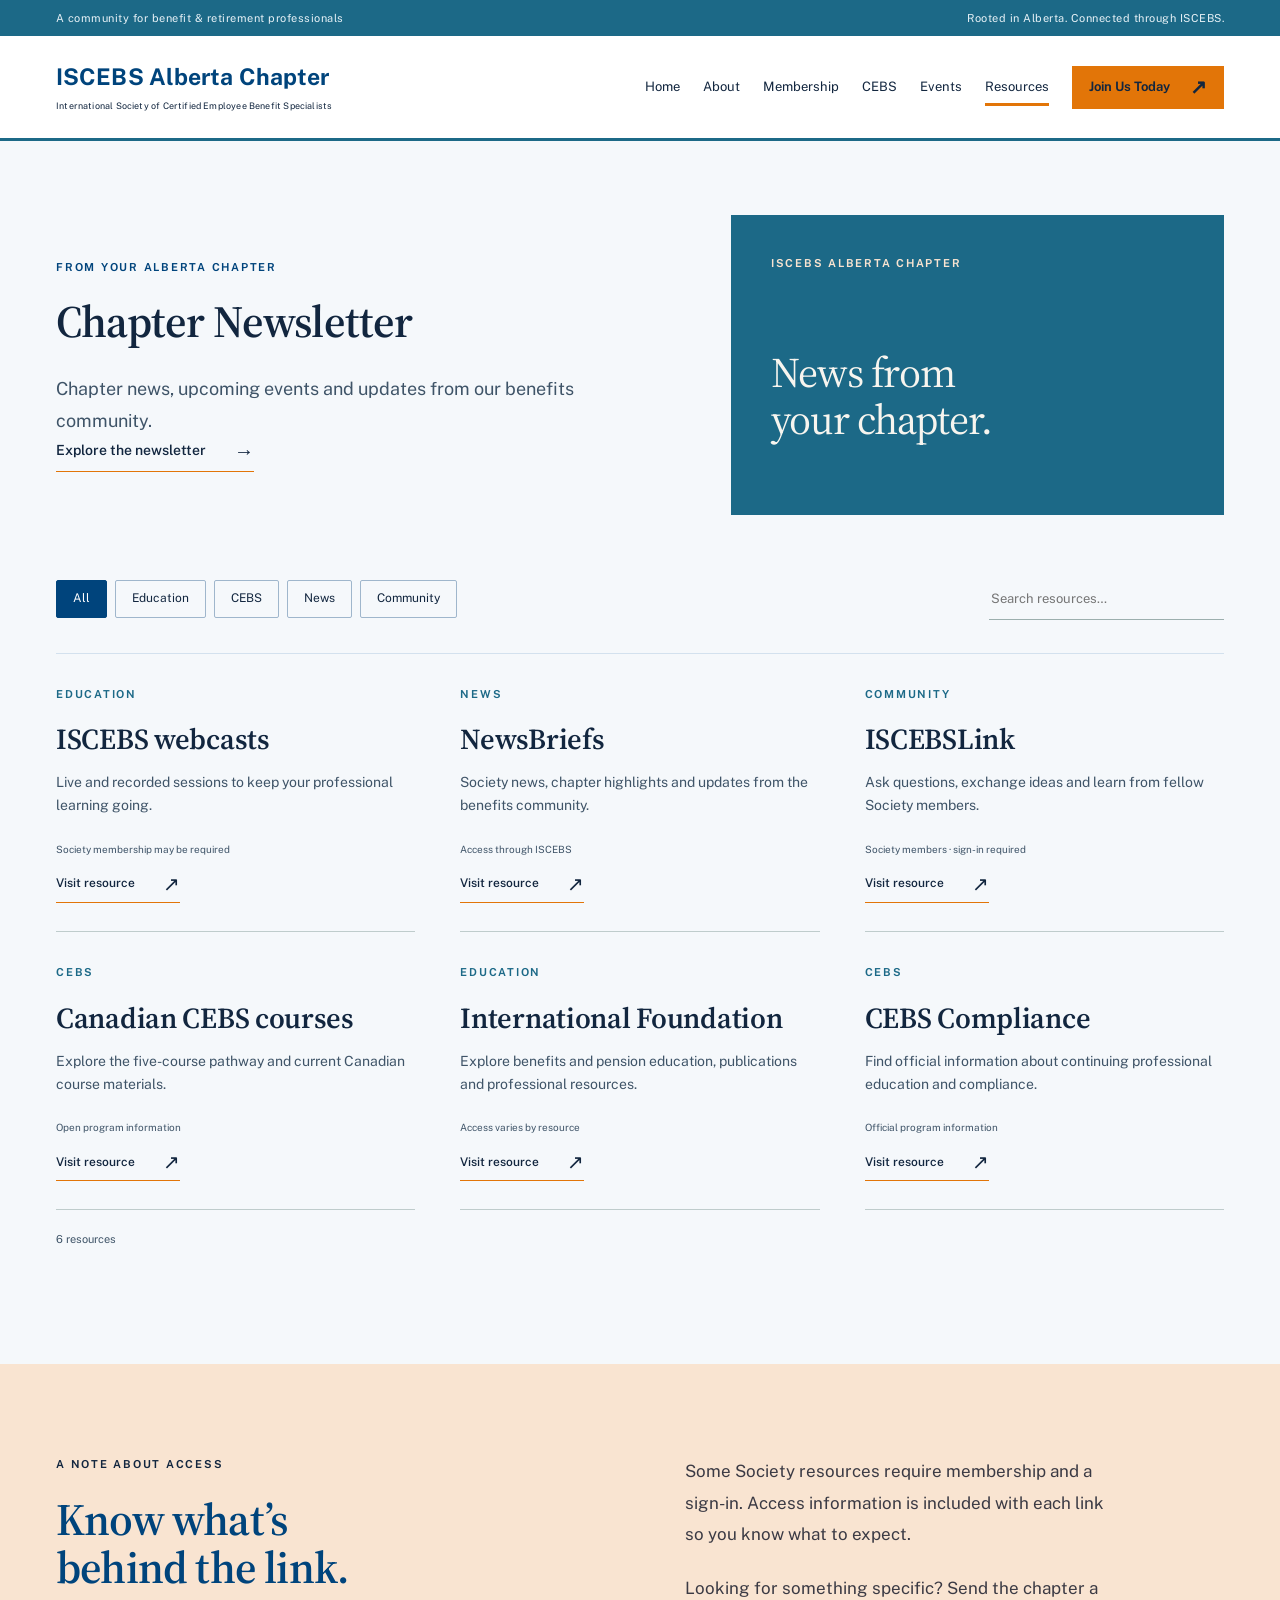
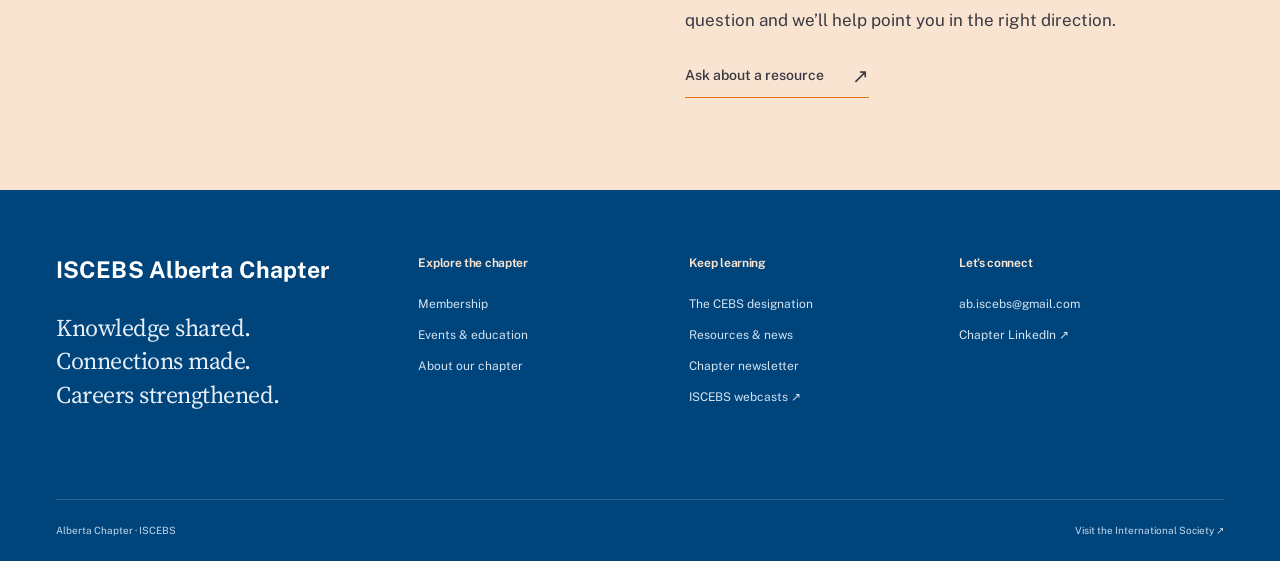
<file: resources.html>
<!doctype html><html lang="en-CA"><head><meta charset="UTF-8"><meta name="robots" content="noindex"><meta name="viewport" content="width=device-width,initial-scale=1"><meta name="description" content="Browse benefits and retirement resources, ISCEBS news, webcasts, peer conversations and Canadian CEBS education."><meta property="og:type" content="website"><meta property="og:site_name" content="Alberta Chapter of ISCEBS"><meta property="og:title" content="Resources & News | Alberta Chapter of ISCEBS"><meta property="og:description" content="Browse benefits and retirement resources, ISCEBS news, webcasts, peer conversations and Canadian CEBS education."><meta property="og:url" content="https://abiscebs.com/resources.html"><meta property="og:image" content="https://abiscebs.com/assets/share.jpg"><meta property="og:image:width" content="1200"><meta property="og:image:height" content="630"><meta property="og:image:alt" content="ISCEBS Alberta Chapter – Knowledge shared. Connections made."><meta property="og:locale" content="en_CA"><meta name="twitter:card" content="summary_large_image"><meta name="theme-color" content="#142f40"><title>Resources & News | Alberta Chapter of ISCEBS</title><link rel="icon" href="assets/favicon.svg" type="image/svg+xml"><link rel="stylesheet" href="assets/style.css"><link rel="preconnect" href="https://fonts.googleapis.com"><link rel="preconnect" href="https://fonts.gstatic.com" crossorigin><link rel="stylesheet" href="https://fonts.googleapis.com/css2?family=Public+Sans:wght@400;500;600;700&family=Source+Serif+4:opsz,wght@8..60,500;8..60,600;8..60,700&display=swap"><link rel="stylesheet" href="assets/vibrant.css"><script src="assets/site.js" defer></script></head><body class="vibrant"><a class="skip-link" href="#main">Skip to content</a><div class="topline"><div class="wrap">A community for benefit & retirement professionals<span>Rooted in Alberta. Connected through ISCEBS.</span></div></div><header><div class="wrap header-inner"><a class="wordmark" href="index.html" aria-label="Alberta Chapter of ISCEBS home"><strong>ISCEBS Alberta Chapter</strong><small>International Society of Certified Employee Benefit Specialists</small></a><button class="menu-toggle" aria-controls="site-nav" aria-expanded="false">Menu <span aria-hidden="true">☰</span></button><nav id="site-nav" aria-label="Main navigation"><a href="index.html">Home</a><a href="about.html">About</a><a href="membership.html">Membership</a><a href="cebs.html">CEBS</a><a href="events.html">Events</a><a href="resources.html" aria-current="page">Resources</a><a class="button nav-join" href="http://iscebs.org/join" target="_blank" rel="noopener noreferrer">Join Us Today<span aria-hidden="true">↗</span></a></nav></div></header><main id="main"><h1 class="sr-only">Resources &amp; News</h1><section class="wrap section newsletter-feature page-top" id="newsletter" aria-labelledby="newsletter-heading"><div><div class="eyebrow">FROM YOUR ALBERTA CHAPTER</div><h2 id="newsletter-heading">Chapter Newsletter</h2><p class="intro-text">Chapter news, upcoming events and updates from our benefits community.</p><a class="text-link" href="newsletter.html">Explore the newsletter <span aria-hidden="true">→</span></a></div><div class="newsletter-cover"><span class="eyebrow">ISCEBS Alberta Chapter</span><h3>News from<br>your chapter.</h3></div></section><section class="wrap section"><div class="resource-controls"><div class="filters" role="group" aria-label="Filter resources"><button data-filter="All" aria-pressed="true">All</button><button data-filter="Education" aria-pressed="false">Education</button><button data-filter="CEBS" aria-pressed="false">CEBS</button><button data-filter="News" aria-pressed="false">News</button><button data-filter="Community" aria-pressed="false">Community</button></div><label class="search-label"><span class="sr-only">Search resources</span><input id="resource-search" type="search" placeholder="Search resources…"></label></div><div class="resource-list"><article class="resource-item" data-category="Education"><div class="eyebrow">EDUCATION</div><h3>ISCEBS webcasts</h3><p>Live and recorded sessions to keep your professional learning going.</p><span class="access-note">Society membership may be required</span><a class="text-link" href="https://www.iscebs.org/home/education---resources/webcasts" target="_blank" rel="noopener noreferrer">Visit resource<span aria-hidden="true">↗</span></a></article><article class="resource-item" data-category="News"><div class="eyebrow">NEWS</div><h3>NewsBriefs</h3><p>Society news, chapter highlights and updates from the benefits community.</p><span class="access-note">Access through ISCEBS</span><a class="text-link" href="https://www.iscebs.org/home/education---resources/newsbriefs" target="_blank" rel="noopener noreferrer">Visit resource<span aria-hidden="true">↗</span></a></article><article class="resource-item" data-category="Community"><div class="eyebrow">COMMUNITY</div><h3>ISCEBSLink</h3><p>Ask questions, exchange ideas and learn from fellow Society members.</p><span class="access-note">Society members · sign-in required</span><a class="text-link" href="https://www.iscebs.org/membership/iscebslink" target="_blank" rel="noopener noreferrer">Visit resource<span aria-hidden="true">↗</span></a></article><article class="resource-item" data-category="CEBS"><div class="eyebrow">CEBS</div><h3>Canadian CEBS courses</h3><p>Explore the five-course pathway and current Canadian course materials.</p><span class="access-note">Open program information</span><a class="text-link" href="https://www.ifebp.org/cebs/home/courses-and-materials/courses---canada" target="_blank" rel="noopener noreferrer">Visit resource<span aria-hidden="true">↗</span></a></article><article class="resource-item" data-category="Education"><div class="eyebrow">EDUCATION</div><h3>International Foundation</h3><p>Explore benefits and pension education, publications and professional resources.</p><span class="access-note">Access varies by resource</span><a class="text-link" href="https://www.ifebp.org/" target="_blank" rel="noopener noreferrer">Visit resource<span aria-hidden="true">↗</span></a></article><article class="resource-item" data-category="CEBS"><div class="eyebrow">CEBS</div><h3>CEBS Compliance</h3><p>Find official information about continuing professional education and compliance.</p><span class="access-note">Official program information</span><a class="text-link" href="https://www.iscebs.org/cebs/cebs-compliance" target="_blank" rel="noopener noreferrer">Visit resource<span aria-hidden="true">↗</span></a></article></div><p id="resource-empty" hidden>No resources match that search. Try another word or category.</p><p class="small-note" id="resource-count" aria-live="polite">6 resources</p></section><section class="soft-section"><div class="wrap section split"><div><div class="eyebrow">A NOTE ABOUT ACCESS</div><h2>Know what’s<br>behind the link.</h2></div><div class="prose"><p>Some Society resources require membership and a sign-in. Access information is included with each link so you know what to expect.</p><p>Looking for something specific? Send the chapter a question and we’ll help point you in the right direction.</p><a class="text-link" href="mailto:ab.iscebs@gmail.com?subject=Resource%20question">Ask about a resource<span aria-hidden="true">↗</span></a></div></div></section></main><footer><div class="wrap footer-main"><div class="footer-brand"><a class="wordmark" href="index.html"><strong>ISCEBS Alberta Chapter</strong></a><p>Knowledge shared.<br>Connections made.<br>Careers strengthened.</p></div><div><h3>Explore the chapter</h3><a href="membership.html">Membership</a><a href="events.html">Events & education</a><a href="about.html">About our chapter</a></div><div><h3>Keep learning</h3><a href="cebs.html">The CEBS designation</a><a href="resources.html">Resources & news</a><a href="newsletter.html">Chapter newsletter</a><a href="https://www.iscebs.org/home/education---resources/webcasts" target="_blank" rel="noopener noreferrer">ISCEBS webcasts ↗</a></div><div><h3>Let’s connect</h3><a href="mailto:ab.iscebs@gmail.com">ab.iscebs@gmail.com</a><a href="https://www.linkedin.com/company/94094639/" target="_blank" rel="noopener noreferrer">Chapter LinkedIn ↗</a></div></div><div class="wrap footer-bottom"><span>Alberta Chapter · ISCEBS</span><a href="https://www.iscebs.org/" target="_blank" rel="noopener noreferrer">Visit the International Society ↗</a></div></footer></body></html>
</file>
<file: assets/style.css>
:root{--navy:#142f40;--ink:#173548;--blue:#355d70;--ivory:#f7f5ef;--paper:#fff;--muted:#586972;--line:#d9dfdf;--sage:#dfe8df;--gold:#dbcda9;--serif:Georgia,'Times New Roman',serif;--sans:'Aptos','Segoe UI',Arial,sans-serif}*{box-sizing:border-box}html{scroll-behavior:smooth;scroll-padding-top:100px}body{margin:0;color:var(--ink);background:var(--ivory);font-family:var(--sans);font-size:16px;line-height:1.65}a{color:inherit;text-decoration:none}button,input{font:inherit}button,a,input,summary{-webkit-tap-highlight-color:transparent}button{cursor:pointer}img{display:block;width:100%;height:100%;object-fit:cover}h1,h2,h3,p{margin-top:0}h1,h2{font-family:var(--serif);font-weight:400;letter-spacing:-.04em;line-height:1.1}h1{font-size:clamp(46px,5.2vw,76px)}h2{font-size:clamp(34px,3.5vw,50px);margin-bottom:26px}h3{font-size:22px;line-height:1.35;letter-spacing:-.025em;font-weight:550;margin-bottom:12px}p{margin-bottom:23px}em{font-weight:400}.wrap{max-width:1280px;width:calc(100% - 112px);margin-inline:auto}.eyebrow{font-size:11px;font-weight:650;letter-spacing:.16em;text-transform:uppercase;margin-bottom:22px;line-height:1.6}.topline{background:var(--navy);color:#e4e9e7;font-size:11px;letter-spacing:.045em}.topline>.wrap{display:flex;justify-content:space-between;padding-block:9px}header{background:var(--ivory);border-bottom:1px solid var(--line);position:sticky;top:0;z-index:10}.header-inner{display:flex;align-items:center;justify-content:space-between;min-height:102px;gap:28px}.wordmark{display:inline-block}.wordmark strong{font-weight:650;font-size:23px;letter-spacing:.025em;white-space:nowrap;line-height:1.3}.wordmark strong span{color:#85948d;font-weight:300;padding-inline:5px}.wordmark small{display:block;font-size:9px;letter-spacing:.02em;max-width:278px;margin-top:5px;line-height:1.5}nav{display:flex;align-items:center;gap:23px;font-size:13px}nav>a:not(.button){position:relative;padding-block:10px;white-space:nowrap}nav>a[aria-current=page]:after{content:'';position:absolute;height:2px;left:0;right:0;bottom:2px;background:var(--blue)}nav a:hover{color:var(--blue)}.button{display:inline-flex;align-items:center;justify-content:center;gap:30px;background:var(--navy);color:white;min-height:52px;padding:13px 24px;font-size:13px;font-weight:550;border:1px solid var(--navy);line-height:1.5;transition:background .2s,transform .2s}.button:hover{background:#2b5367;color:white;transform:translateY(-2px)}.button.light{background:var(--ivory);color:var(--navy);border-color:var(--ivory)}.button.light:hover{background:var(--sage)}.button.nav-join{min-height:43px;padding:10px 16px;gap:20px}.button span,.text-link span,.hero-link span{font-size:20px;line-height:1}.text-link{display:inline-flex;align-items:center;justify-content:space-between;gap:28px;font-size:14px;font-weight:550;border-bottom:1px solid #899da5;padding-bottom:8px}.text-link:hover{color:#527184;border-color:currentColor}.menu-toggle{display:none}.hero{display:grid;grid-template-columns:1.03fr 1fr;min-height:650px}.hero-copy{background:var(--navy);color:var(--ivory);padding:70px 62px 48px max(56px,calc((100vw - 1280px)/2));display:flex;flex-direction:column;justify-content:center}.hero-copy .eyebrow{color:#bacac9}.hero h1{max-width:650px;font-size:clamp(45px,4.65vw,72px);margin-bottom:30px}.hero-copy p{max-width:540px;font-size:17px;color:#dee6e7;line-height:1.8}.actions{display:flex;gap:30px;align-items:center;flex-wrap:wrap;margin-top:16px}.hero-link{display:inline-flex;align-items:center;gap:25px;border-bottom:1px solid #728893;padding-bottom:6px;font-size:14px}.hero-note{display:flex;align-items:center;gap:16px;font-size:11px;letter-spacing:.02em;color:#bfcece;margin-top:52px}.short-rule{width:28px;height:1px;background:var(--gold)}.hero-photo{position:relative;overflow:hidden}.hero-photo img{object-position:55% center}.hero-photo:after{content:'';position:absolute;inset:40% 0 0;background:linear-gradient(transparent,rgba(13,34,41,.6))}.photo-caption{position:absolute;z-index:1;bottom:47px;left:42px;font-family:var(--serif);font-size:33px;line-height:1.2;color:white;letter-spacing:-.03em}.chapter-strip{display:grid;grid-template-columns:repeat(3,1fr);border-bottom:1px solid var(--line);padding-block:30px;color:var(--muted);font-size:13px}.chapter-strip span{padding-left:25px;border-left:1px solid #a6b4b3}.chapter-strip span:first-child{padding-left:0;border:0}.section{padding-block:92px}.vision-grid{display:grid;grid-template-columns:.75fr 1.25fr;gap:110px}.prose{font-size:17px;color:#4a606c;line-height:1.85}.prose p:last-child{margin-bottom:0}.margin-note{color:#63746b;font-family:var(--serif);font-style:italic;font-size:26px;line-height:1.4;margin-top:50px;letter-spacing:-.02em}.credential-section{padding-block:88px;background:#e7ece7}.credential-grid{display:grid;grid-template-columns:.82fr 1.18fr;gap:95px;align-items:center}.credential-grid>div>h2{max-width:550px}.credential-art{min-height:440px;background:var(--navy);color:var(--ivory);padding:38px 38px 28px;display:flex;flex-direction:column;position:relative;overflow:hidden}.credential-art:after{content:'';position:absolute;width:360px;height:360px;border:1px solid #416070;border-radius:50%;right:-120px;bottom:-160px}.credential-art>span{font-size:9px;letter-spacing:.16em;z-index:1}.big-cebs{font-family:var(--serif);font-size:clamp(75px,7.6vw,117px);letter-spacing:-.055em;line-height:1.2;margin-block:42px 25px}.big-cebs>span{font-family:var(--sans);font-size:19px;vertical-align:top;display:inline-block;padding-top:15px}.credential-lines{display:flex;flex-direction:column;gap:6px;font-size:9px;letter-spacing:.17em;color:#bed0cc}.credential-bottom{font-family:var(--serif);font-size:28px;line-height:1.3;margin-top:auto;padding-top:25px;z-index:1}.credential-section .text-link{margin-top:28px}.section-top{display:flex;justify-content:space-between;align-items:end;gap:30px;margin-bottom:38px}.section-top h2{margin-bottom:0}.section-top>.text-link{margin-bottom:5px;white-space:nowrap}.event-feature{display:flex;align-items:center;gap:37px;border-top:1px solid #aab7b8;border-bottom:1px solid #aab7b8;padding:32px 0}.event-feature:hover .event-info h3{color:#51758a}.event-date{width:96px;height:128px;flex-shrink:0;background:var(--sage);display:flex;flex-direction:column;align-items:center;justify-content:center;line-height:1.2}.event-date>span{letter-spacing:.13em;font-size:11px}.event-date strong{font-family:var(--serif);font-weight:400;font-size:58px;margin-block:2px}.event-date small{font-size:11px}.event-info .eyebrow{margin-bottom:9px;color:var(--muted)}.event-info h3{font-family:var(--serif);font-size:31px;font-weight:400;margin-bottom:10px}.event-info p{margin-bottom:10px;color:var(--muted)}.event-meta{font-size:12px}.round-arrow{margin-left:auto;flex-shrink:0;border:1px solid #99acad;border-radius:50%;width:49px;height:49px;display:grid;place-items:center;font-size:24px}.resource-feature{display:grid;grid-template-columns:1.1fr .9fr;background:#e8ece9;margin-bottom:100px}.resource-photo{min-height:400px}.resource-photo img{object-position:60% center}.resource-copy{padding:62px 50px}.resource-copy p{color:var(--muted);max-width:400px}.join-band{background:var(--navy);color:var(--ivory);padding-block:62px}.join-inner{display:flex;align-items:center;justify-content:space-between;gap:50px}.join-inner .eyebrow{color:#bdcbc9;margin-bottom:17px}.join-inner h2{margin-bottom:17px}.join-inner p{color:#cbd8d8;margin:0}.join-inner>.button{flex-shrink:0}footer{background:#f0eee7}.footer-main{display:grid;grid-template-columns:1.4fr 1fr 1fr 1.15fr;gap:40px;padding-block:65px}.footer-brand p{font-family:var(--serif);font-size:24px;line-height:1.4;letter-spacing:-.02em;margin-top:24px}.footer-main h3{font-size:12px;font-weight:650;margin-bottom:24px}.footer-main>div>a:not(.wordmark){display:block;font-size:12px;color:#4f6570;margin-bottom:11px}.footer-main>div>p:not(.footer-brand p){font-size:12px;color:#4f6570;line-height:1.8}.footer-bottom{display:flex;justify-content:space-between;gap:20px;border-top:1px solid #cfd6d3;padding-block:22px;font-size:10px;color:var(--muted)}.page-intro{padding-top:74px;padding-bottom:53px}.page-intro h1{margin-bottom:25px;max-width:900px}.intro-text{font-size:18px;max-width:650px;color:var(--muted);line-height:1.75;margin-bottom:0}.membership-lead{display:grid;grid-template-columns:1fr 1fr;gap:85px;margin-bottom:95px}.membership-statement{background:var(--navy);padding:42px;color:var(--ivory);position:relative;overflow:hidden}.membership-statement h2{font-size:38px;max-width:400px;position:relative}.membership-statement p{color:#d1dedd;max-width:400px;position:relative}.large-number{font-family:var(--serif);font-size:160px;line-height:1;color:#345362;display:block;margin-bottom:35px;letter-spacing:-.08em}.member-reasons{align-self:center}.member-reasons article{display:flex;gap:25px;padding:25px 0;border-top:1px solid var(--line)}.member-reasons article:last-child{border-bottom:1px solid var(--line)}.member-reasons article>span{font-family:var(--serif);font-size:26px;color:#85958e}.member-reasons p{color:var(--muted);margin-bottom:0}.soft-section{background:#e9eee9}.split{display:grid;grid-template-columns:1fr 1fr;gap:90px}.split>div>p{color:var(--muted);max-width:440px}.steps{display:grid;grid-template-columns:repeat(3,1fr);gap:48px;margin-block:35px}.steps article{border-top:1px solid #97aaa9;padding-top:26px}.steps article>span{font-family:var(--serif);font-size:35px;color:#768d88;display:block;margin-bottom:25px}.steps p{color:var(--muted)}.faq-section{display:grid;grid-template-columns:.85fr 1.15fr;gap:80px;padding-top:30px}.faq details{border-top:1px solid #bdc9ca;padding:20px 0}.faq details:last-child{border-bottom:1px solid #bdc9ca}.faq summary{list-style:none;cursor:pointer;font-size:16px;font-weight:550;display:flex;justify-content:space-between;gap:25px}.faq summary::-webkit-details-marker{display:none}.faq summary>span{font-size:23px;line-height:1.2;font-weight:400}.faq details[open] summary>span{transform:rotate(45deg)}.faq details>div{padding-top:17px;color:var(--muted)}.faq a{text-decoration:underline;text-underline-offset:3px}.cebs-intro{padding-top:10px}.cebs-intro .credential-art{min-height:420px}.cebs-intro .button{margin-top:25px}.designation-tracks{display:grid;grid-template-columns:1fr 1fr;gap:30px}.designation-tracks article{border-top:1px solid #96aaa5;padding-top:25px}.designation-tracks .eyebrow{font-size:9px;margin-bottom:12px;letter-spacing:.1em}.designation-tracks h3{font-family:var(--serif);font-size:50px;font-weight:400}.designation-tracks p{font-size:13px;color:var(--muted)}.track-note{grid-column:1/-1;border-top:1px solid #b9c9c2;padding-top:18px;color:var(--muted);font-size:13px}.course-list{padding:0;margin:0;list-style:none}.course-list li{display:flex;align-items:center;gap:24px;padding:22px 0;border-top:1px solid #bdc9ca}.course-list li:last-child{border-bottom:1px solid #bdc9ca}.course-list li>strong{font-size:13px;width:85px;flex-shrink:0}.course-list h3{font-size:16px;margin-bottom:4px}.course-list div>span{font-size:11px;color:var(--muted)}.course-index{margin-left:auto;color:#91a0a0;font-family:var(--serif);font-size:22px}.featured-event{display:grid;grid-template-columns:1fr 1fr;gap:80px;margin-bottom:90px;align-items:start}.event-poster{background:var(--navy);color:var(--ivory);padding:42px;min-height:570px;display:flex;flex-direction:column;position:relative;overflow:hidden}.event-poster:after{content:'';position:absolute;inset:auto -60px -160px auto;width:350px;height:350px;border:1px solid #416575;border-radius:50%}.event-poster h2{font-size:clamp(40px,4.5vw,64px);margin-block:43px 60px}.event-poster h2 em{color:var(--gold)}.poster-bottom{display:flex;flex-direction:column;margin-top:auto;position:relative;z-index:1}.poster-bottom strong{font-family:var(--serif);font-size:32px;font-weight:400}.poster-bottom span{font-size:12px;letter-spacing:.05em;color:#bbcecc}.tag{display:inline-block;font-size:10px;letter-spacing:.04em;padding:5px 10px;background:var(--sage);margin-bottom:22px}.event-details h2{font-size:38px}.event-details>p{color:var(--muted)}dl{margin-block:28px}dl>div{display:grid;grid-template-columns:100px 1fr;gap:17px;border-top:1px solid var(--line);padding:14px 0;font-size:13px}dt{font-weight:600}dd{margin:0;color:var(--muted)}.small-note{font-size:11px;color:var(--muted);line-height:1.7;margin-top:20px}.resource-row{border-top:1px solid #b7c9c1;padding-top:20px;margin-top:25px}.resource-row small{display:block;font-size:11px;margin-top:10px}.resource-banner{display:grid;grid-template-columns:1.4fr 1fr;min-height:345px;background:var(--navy);color:var(--ivory)}.resource-banner>div{padding:45px;display:flex;flex-direction:column;justify-content:center}.resource-banner>div>span{font-size:10px;letter-spacing:.14em;margin-bottom:30px;color:#c0d0cb}.resource-banner h2{font-size:36px;margin:0}.resource-controls{display:flex;justify-content:space-between;gap:25px;align-items:center;padding-bottom:33px;border-bottom:1px solid var(--line)}.filters{display:flex;gap:8px;flex-wrap:wrap}.filters button{border:1px solid #b9c8c5;background:transparent;padding:8px 16px;font-size:12px;border-radius:2px;color:var(--ink)}.filters button[aria-pressed=true]{background:var(--navy);color:white;border-color:var(--navy)}.filters button:hover{border-color:var(--navy)}.search-label input{width:235px;background:transparent;border:0;border-bottom:1px solid #9cafae;padding:9px 2px;font-size:13px;color:var(--ink);border-radius:0}.resource-list{display:grid;grid-template-columns:repeat(3,1fr);column-gap:45px}.resource-item{padding:32px 0 28px;border-bottom:1px solid #bfcccc;display:flex;flex-direction:column}.resource-item .eyebrow{color:#52675d;margin-bottom:17px}.resource-item h3{font-family:var(--serif);font-size:29px;font-weight:400}.resource-item p{color:var(--muted);font-size:14px}.access-note{font-size:10px;color:var(--muted);margin-top:auto;margin-bottom:17px}.resource-item .text-link{align-self:start;font-size:12px}.about-image{height:425px;position:relative;overflow:hidden}.about-image:after{content:'';position:absolute;inset:0;background:linear-gradient(90deg,rgba(10,30,39,.55),transparent)}.about-image img{object-position:center 48%}.image-label{position:absolute;bottom:45px;left:45px;z-index:1;font-family:var(--serif);font-size:36px;color:#fff;line-height:1.2;letter-spacing:-.03em}.sr-only{position:absolute;width:1px;height:1px;padding:0;margin:-1px;overflow:hidden;clip:rect(0,0,0,0);white-space:nowrap;border:0}.skip-link{position:fixed;top:-80px;left:20px;z-index:100;background:var(--ivory);padding:12px 20px;border:2px solid var(--navy)}.skip-link:focus{top:12px}:focus-visible{outline:3px solid #ba914d;outline-offset:5px}[hidden]{display:none!important}
@media(min-width:1600px){.hero-copy{padding-right:80px}.hero{min-height:730px}}
@media(max-width:1150px){.wrap{width:calc(100% - 72px)}.header-inner{gap:20px}nav{gap:16px;font-size:12px}.wordmark strong{font-size:20px}.wordmark small{font-size:8px;max-width:235px}.hero-copy{padding:55px 40px 40px 36px}.hero h1{font-size:54px}.hero{min-height:625px}.hero-copy p{font-size:15px}.credential-grid,.vision-grid{gap:55px}.credential-art{padding:30px;min-height:420px}.footer-main{gap:22px}.footer-brand .wordmark strong{font-size:18px}.featured-event{gap:45px}.split{gap:55px}.resource-banner h2{font-size:32px}}
@media(max-width:960px){.header-inner{min-height:87px}.menu-toggle{display:flex;gap:15px;align-items:center;background:transparent;color:var(--ink);padding:10px 0;border:0;font-size:13px}nav{display:none;position:absolute;top:100%;left:0;right:0;background:var(--ivory);padding:20px 36px 30px;border-bottom:1px solid var(--line);box-shadow:0 12px 20px #142f4012}nav.open{display:flex;align-items:stretch;flex-direction:column;gap:8px}nav a{font-size:15px}nav .button{align-self:start;margin-top:10px}nav>a[aria-current=page]:after{width:32px}.hero h1{font-size:47px}.hero{min-height:600px}.hero-copy{padding-right:30px}.hero .actions{gap:22px}.hero-link{font-size:12px}.hero .button{padding:12px 18px;gap:18px}.hero-note{font-size:10px;margin-top:40px}.photo-caption{left:30px;font-size:29px}.section{padding-block:70px}.vision-grid{grid-template-columns:.65fr 1.35fr;gap:45px}.prose{font-size:16px}.credential-grid{gap:45px;grid-template-columns:.85fr 1.15fr}.credential-section{padding-block:70px}.credential-art{min-height:430px;padding:26px}.big-cebs{font-size:78px}.resource-copy{padding:40px 30px}.resource-photo{min-height:375px}.resource-copy h2{font-size:35px}.resource-feature{margin-bottom:70px}.join-inner h2{font-size:37px}.join-inner p{font-size:14px}.footer-main{grid-template-columns:1.3fr 1fr;row-gap:35px}.membership-lead{gap:45px;margin-bottom:70px}.membership-statement{padding:30px}.membership-statement h2{font-size:33px}.steps{gap:30px}.faq-section{gap:45px}.designation-tracks{gap:20px}.course-list li{gap:15px}.course-list li>strong{width:75px;font-size:12px}.course-list h3{font-size:14px}.featured-event{gap:35px}.event-poster{padding:30px;min-height:550px}.event-poster h2{font-size:43px}.event-details h2{font-size:32px}.event-details .button{font-size:12px;gap:15px;padding:12px 15px}.resource-banner>div{padding:30px}.resource-banner h2{font-size:29px}.resource-controls{align-items:start;flex-direction:column}.resource-list{grid-template-columns:repeat(2,1fr)}.resource-controls .search-label,.search-label input{width:100%}}
@media(max-width:650px){.wrap{width:calc(100% - 40px)}.topline>.wrap{font-size:9px;letter-spacing:0;padding-block:7px}.topline span{display:none}.header-inner{min-height:80px;gap:15px}.wordmark strong{font-size:19px}.wordmark small{max-width:210px;font-size:7px}.hero{display:flex;flex-direction:column}.hero-copy{padding:44px 24px 35px}.hero h1{font-size:46px;line-height:1.07;max-width:420px;margin-bottom:25px}.hero-copy p{font-size:15px}.hero-copy .eyebrow{font-size:10px}.hero-note{margin-top:32px}.hero-photo{height:310px}.hero-photo img{object-position:center 60%}.photo-caption{bottom:25px;left:25px;font-size:28px}.chapter-strip{padding-block:21px;font-size:10px;gap:10px;line-height:1.5}.chapter-strip span{padding-left:12px}.section{padding-block:52px}h2{font-size:35px}.vision-grid,.credential-grid,.split,.membership-lead,.featured-event,.faq-section{grid-template-columns:1fr;gap:28px}.margin-note{display:none}.vision-grid h2{margin-bottom:0}.prose{font-size:15px}.credential-section{padding-block:48px}.credential-grid{gap:34px}.credential-art{min-height:325px;max-width:none;padding:28px}.big-cebs{font-size:103px;margin-block:20px}.credential-bottom{font-size:25px;padding-top:17px}.credential-art:after{right:-60px}.credential-lines{font-size:8px}.section-top{align-items:start;flex-direction:column;gap:22px;margin-bottom:26px}.section-top h2{max-width:330px}.event-feature{gap:20px;padding-block:25px;position:relative;align-items:start}.event-date{width:69px;height:105px}.event-date strong{font-size:47px}.event-date>span,.event-date small{font-size:9px}.event-info .eyebrow{font-size:8px}.event-info h3{font-size:25px}.event-info p{font-size:12px;margin-bottom:8px}.event-meta{font-size:10px;padding-right:15px}.round-arrow{display:none}.resource-feature{display:flex;flex-direction:column;margin-bottom:50px}.resource-photo{min-height:0;height:245px}.resource-copy{padding:33px 25px 38px}.resource-copy .eyebrow{font-size:10px}.resource-copy h2{font-size:34px}.resource-copy p{font-size:14px}.join-band{padding-block:44px}.join-inner{align-items:start;flex-direction:column;gap:24px}.join-inner h2{font-size:36px}.join-inner p{font-size:14px}.footer-main{grid-template-columns:1fr 1fr;gap:30px 20px;padding-block:45px}.footer-brand{grid-column:1/-1}.footer-brand p{font-size:22px;margin-bottom:0}.footer-main>div:last-child{grid-column:1/-1}.footer-main h3{font-size:11px;margin-bottom:18px}.footer-main>div>a:not(.wordmark){font-size:11px}.footer-bottom{flex-direction:column;gap:10px;padding-block:20px}.page-intro{padding-top:45px;padding-bottom:35px}.page-intro h1{font-size:45px}.intro-text{font-size:16px}.membership-lead{margin-bottom:50px}.membership-statement{padding:32px}.membership-statement h2{font-size:35px}.large-number{font-size:120px;margin-bottom:25px}.member-reasons article{padding-block:21px}.member-reasons article>span{font-size:23px}.member-reasons h3{font-size:21px}.member-reasons p{font-size:14px}.steps{grid-template-columns:1fr;gap:22px;margin-block:28px}.steps article{display:grid;grid-template-columns:45px 1fr;column-gap:15px;padding-top:20px}.steps article>span{grid-row:1/3;font-size:27px}.steps h3{font-size:20px}.steps p{font-size:14px;margin:0}.faq-section{padding-top:10px;padding-bottom:55px}.faq summary{font-size:15px}.faq details>div{font-size:14px}.cebs-intro{padding-top:5px}.cebs-intro .credential-art{min-height:310px}.designation-tracks{grid-template-columns:1fr;gap:25px}.designation-tracks h3{font-size:45px;margin-bottom:15px}.designation-tracks p{margin-bottom:12px}.course-list li{gap:15px}.course-list li>strong{width:79px;font-size:12px}.course-list h3{font-size:15px}.course-index{font-size:18px}.featured-event{margin-bottom:50px;gap:30px}.event-poster{min-height:420px;padding:30px}.event-poster h2{font-size:46px;margin-block:28px 45px}.poster-bottom strong{font-size:29px}.event-details h2{font-size:34px}.event-details>p{font-size:15px}dl>div{grid-template-columns:80px 1fr;font-size:12px}.event-details .button{min-height:52px;font-size:12px}.resource-banner{display:flex;flex-direction:column;min-height:0}.resource-banner img{height:240px}.resource-banner>div{padding:30px}.resource-banner>div>span{margin-bottom:18px;font-size:9px}.resource-banner h2{font-size:34px}.filters{gap:6px}.filters button{padding:7px 12px;font-size:11px}.resource-list{grid-template-columns:1fr}.resource-item{padding-block:26px}.resource-item h3{font-size:28px}.resource-item p{margin-bottom:17px}.resource-item .eyebrow{font-size:9px;margin-bottom:12px}.about-image{height:320px}.image-label{left:25px;bottom:27px;font-size:30px}.about-image img{object-position:60% center}.actions{gap:23px}.button{gap:24px;font-size:12px;padding:13px 21px}.eyebrow{font-size:10px;margin-bottom:18px}}
@media(prefers-reduced-motion:reduce){html{scroll-behavior:auto}*,*:before,*:after{transition:none!important}}

@media(max-width:360px){.wordmark strong{font-size:17px}.wordmark small{max-width:185px}.menu-toggle{font-size:12px;gap:8px}.hero h1{font-size:40px}.hero .actions{gap:17px}.hero .button{gap:14px}}

.registration-panel{border-top:1px solid var(--line,#d8dedb);padding:24px 0;margin-top:20px}.registration-panel h3{font-size:1.4rem;margin:0 0 12px}.registration-panel p{margin-bottom:16px}.registration-retry{background:transparent;border:0;padding:0;color:inherit;text-decoration:underline;font:inherit;cursor:pointer}.registration-panel [hidden]{display:none!important}

.board-intro{display:grid;grid-template-columns:1fr 1fr;gap:48px;align-items:end;margin-bottom:44px}.board-intro p{max-width:520px;margin:0;line-height:1.8}.board-grid{display:grid;grid-template-columns:repeat(3,minmax(0,1fr));column-gap:40px;row-gap:0}.board-member{border-top:1px solid #cbd3d0;padding:30px 0;display:flex;flex-direction:column;align-items:flex-start;min-width:0}.board-member .eyebrow{font-size:.68rem;letter-spacing:.12em;line-height:1.6}.board-member h3{font-family:Georgia,serif;font-size:1.65rem;line-height:1.2;margin:15px 0 8px;font-weight:400}.board-credentials{font-size:.85rem;line-height:1.65;margin:0 0 20px;max-width:290px}.board-link{margin-top:auto;font-size:.85rem;text-decoration:none;border-bottom:1px solid currentColor;padding-bottom:3px}.board-link:hover{opacity:.7}@media(max-width:900px){.board-grid{grid-template-columns:repeat(2,minmax(0,1fr))}}@media(max-width:600px){.board-intro{grid-template-columns:1fr;gap:20px}.board-grid{grid-template-columns:1fr}.board-member{padding:26px 0}}

.board-portrait{display:block;width:160px;max-width:100%;height:auto;aspect-ratio:372/491;object-fit:cover;margin:0 0 20px;border-radius:2px}.board-member{padding-top:24px}

.board-work{font-size:.83rem;line-height:1.65;color:#53626b;margin:0 0 22px;max-width:290px}.board-member .board-credentials{margin-bottom:10px}.board-member .board-link{margin-top:12px}

.chapter-context .section{padding-bottom:40px}#board{padding-top:40px}@media(max-width:600px){.chapter-context .section{padding-bottom:28px}#board{padding-top:28px}}

.newsletter-feature{display:grid;grid-template-columns:1.1fr .9fr;align-items:center;gap:72px}.newsletter-feature p{color:var(--muted);line-height:1.8;max-width:520px}.newsletter-cover{background:#142f40;color:#f7f5ef;padding:40px;min-height:300px;display:flex;flex-direction:column;justify-content:space-between}.newsletter-cover .eyebrow{color:#bccdca}.newsletter-cover h3,.newsletter-cover h2{font-family:Georgia,serif;font-size:42px;font-weight:400;line-height:1.12;margin:32px 0}.newsletter-cover p{color:#d5dfdc;font-size:14px;margin:0}.newsletter-latest{padding-block:24px 40px}.newsletter-empty{border-top:1px solid #cbd3d0;margin-top:30px;padding:24px 0;color:var(--muted)}@media(max-width:700px){.newsletter-feature{grid-template-columns:1fr;gap:30px}.newsletter-cover{padding:30px;min-height:260px}.newsletter-cover h3,.newsletter-cover h2{font-size:36px}}

.issue-breadcrumb{display:flex;justify-content:space-between;gap:20px;padding-block:30px;font-size:13px;color:var(--muted)}.issue-hero{background:#142f40;color:#f7f5ef;padding:54px}.issue-hero .eyebrow{color:#c4d7d0}.issue-hero h1{font-size:clamp(48px,7vw,88px);margin:24px 0;line-height:1.03}.issue-hero>p{max-width:620px;color:#d4dfdc;font-size:20px}.issue-meta{display:flex;flex-wrap:wrap;gap:22px;margin-top:38px;font-size:12px;letter-spacing:.12em}.issue-draft{color:#ead8ae}.issue-review-note{font-size:13px;color:#5b5544;background:#f0eadc;padding:18px 28px;line-height:1.6}.issue-contents{display:flex;flex-wrap:wrap;gap:22px;padding-block:28px;border-bottom:1px solid #cbd3d0;font-size:14px}.issue-contents>span{font-size:11px;letter-spacing:.1em;align-self:center}.issue-body{max-width:1100px}.issue-section{padding-block:64px;border-bottom:1px solid #cbd3d0;scroll-margin-top:40px}.issue-section h2{font-size:clamp(32px,4vw,48px)}.issue-lead{font-size:20px;color:var(--muted)}.president-message,.society-feature,.board-spotlight{display:grid;grid-template-columns:.85fr 1.3fr;gap:64px}.issue-president-photo{width:120px;height:auto;margin-bottom:22px}.issue-byline{font-size:14px;color:var(--muted)}.issue-label{display:inline-block;font-size:12px;color:#716242;line-height:1.6;margin-bottom:18px}.achievement-grid{display:grid;grid-template-columns:repeat(3,1fr);gap:28px;margin-top:32px}.achievement-grid article{border-top:3px solid #a2b6ae;padding-top:20px}.achievement-grid h3{font:26px Georgia,serif}.achievement-grid p{color:var(--muted);line-height:1.7}.issue-callout{background:#e9eee9;padding:28px;margin-top:30px}.issue-callout p{max-width:800px;line-height:1.7}.education-list{margin:10px 0 30px}.education-list article{display:grid;grid-template-columns:36px 1fr 150px;gap:24px;border-top:1px solid #cbd3d0;padding:24px 0}.education-list h3{font:26px Georgia,serif;margin:0 0 10px}.education-list p{margin:0;color:var(--muted);line-height:1.7}.education-list small{color:var(--muted);line-height:1.6}.society-feature{background:#e9eee9;padding-inline:30px}.society-links a{display:block;text-decoration:none;padding:18px 0;border-bottom:1px solid #c0cbc4}.society-links span{display:block;color:var(--muted);font-size:14px;margin-top:8px}.board-spotlight img{width:190px;max-width:100%;height:auto;margin-bottom:24px}.board-spotlight h3{font:30px Georgia,serif}.spotlight-pending{background:#f0eadc;padding:24px;font-size:15px}.spotlight-pending ul{padding-left:20px}.issue-closing{padding:60px 0}.issue-closing p{color:var(--muted)}.issue-closing .text-link{margin:22px}@media(max-width:700px){.issue-hero{padding:30px}.issue-breadcrumb{flex-direction:column;gap:8px}.president-message,.society-feature,.board-spotlight,.achievement-grid{grid-template-columns:1fr;gap:30px}.issue-section{padding-block:40px}.education-list article{grid-template-columns:28px 1fr;gap:16px}.education-list small{grid-column:2}.society-feature{padding-inline:20px}.issue-contents{gap:16px}.issue-hero>p{font-size:17px}}

.event-description p{margin:0 0 14px;line-height:1.7}.event-description ul,.event-description ol{margin:0 0 14px;padding-left:20px;line-height:1.7}.event-description h4{margin:18px 0 8px}
.calendar-links{display:flex;flex-wrap:wrap;gap:18px;margin-top:6px}
.featured-event+.featured-event{margin-top:48px}
.featured-event-empty{border-top:1px solid #aab7b8;border-bottom:1px solid #aab7b8}.featured-event-empty p{max-width:620px;line-height:1.8}

.rsvp-form{display:grid;gap:16px;margin-top:8px;max-width:520px}
.rsvp-field{display:grid;gap:6px;font-size:.9rem;border:0;padding:0;margin:0}
.rsvp-field>span,.rsvp-field legend{font-weight:600;font-size:.85rem;padding:0}
.rsvp-field input:not([type=radio]):not([type=checkbox]),.rsvp-field select,.rsvp-field textarea{font:inherit;padding:11px 12px;border:1px solid #aab7b8;border-radius:2px;background:#fff;color:inherit;width:100%;box-sizing:border-box}
.rsvp-field input:focus,.rsvp-field select:focus,.rsvp-field textarea:focus{outline:2px solid var(--navy,#142f40);outline-offset:1px}
.rsvp-choice label{display:flex;gap:10px;align-items:center;font-weight:400;padding:3px 0}
.rsvp-choice.invalid legend{color:#a3261b}
.rsvp-error{color:#a3261b;font-size:.9rem;margin:0}
.rsvp-form button[type=submit]{justify-self:start;cursor:pointer}
.rsvp-form button[disabled]{opacity:.6;cursor:wait}

/* Past events (events.html) */
.past-events{max-width:1040px}
.past-events>h2{max-width:none;margin-bottom:22px}
.past-events>.past-intro{font-size:15px;color:var(--muted);line-height:1.7;margin:0 0 40px}
.past-year>h3{font-family:var(--serif);font-weight:400;font-size:22px;margin:0 0 18px;color:var(--ink)}
.past-list{list-style:none;margin:0 0 32px;padding:0}
.past-event{display:grid;grid-template-columns:197px 1fr;border-top:1px solid #cbd3d0;padding:26px 0 30px}
.past-event:last-child{border-bottom:1px solid #cbd3d0}
.past-event time{grid-row:span 2;font-size:13px;color:var(--muted);padding-top:6px}
.past-event h4{font-family:var(--serif);font-weight:400;font-size:24px;line-height:1.3;letter-spacing:-.02em;margin:0;color:var(--ink)}
.past-event p{margin:10px 0 0;font-size:13px;color:var(--muted)}
details.past-year{border-top:1px solid #cbd3d0;border-bottom:1px solid #cbd3d0}
details.past-year+details.past-year{border-top:0}
details.past-year>summary{cursor:pointer;padding:22px 0;font-size:14px;color:var(--ink);position:relative;padding-right:30px}
details.past-year>summary::after{content:"+";position:absolute;right:8px;top:50%;transform:translateY(-50%);font-size:18px;font-weight:300}
details.past-year[open]>summary::after{content:"\2212"}
details.past-year .past-list{margin:0}
details.past-year .past-event:last-child{border-bottom:0}
@media (max-width:700px){.past-event{grid-template-columns:1fr}.past-event time{grid-row:auto;padding:0 0 6px}.past-event h4{font-size:21px}}
div.past-year .past-list{margin-bottom:0}details.past-year{border-top:0}

/* Tickets (events.html) */
.ticket-form{display:grid;gap:16px;margin-top:8px;max-width:560px}
.ticket-list{display:grid}
.ticket-row{display:grid;grid-template-columns:1fr auto auto;gap:16px;align-items:center;border-top:1px solid #cbd3d0;padding:14px 0}
.ticket-row:last-child{border-bottom:1px solid #cbd3d0}
.ticket-row small{display:block;color:var(--muted);font-size:.8rem;margin-top:3px}
.ticket-price{font-size:.95rem;white-space:nowrap}
.ticket-qty select{font:inherit;padding:8px 10px;border:1px solid #aab7b8;border-radius:2px;background:#fff}
.ticket-status{font-size:.8rem;color:var(--muted)}
.ticket-form button[type=submit]{justify-self:start;cursor:pointer}
.ticket-form button[disabled]{opacity:.6;cursor:wait}
.sr-only{position:absolute;width:1px;height:1px;padding:0;margin:-1px;overflow:hidden;clip:rect(0,0,0,0);border:0}
.purchase-notice{background:var(--sage);padding:18px 22px;margin-top:24px;line-height:1.6}
.registration-panel .ticket-row:first-child{border-top:0}
.section.page-top{padding-top:74px;padding-bottom:0}.section.page-top+.section{padding-top:64px}
nav.issue-contents{position:static;background:none;box-shadow:none;padding-inline:0;border-bottom:1px solid #cbd3d0}
.issue-president-photo{width:220px;max-width:100%;aspect-ratio:3/4;object-fit:cover;margin-bottom:24px}.board-spotlight img{width:300px;max-width:100%;aspect-ratio:3/4;object-fit:cover;margin-bottom:24px}
.footer-email{white-space:nowrap}.footer-email:hover{color:var(--blue)}
.email-tool{padding-bottom:80px}.email-controls{display:grid;gap:18px;border-top:1px solid var(--line);padding-top:26px}.email-controls label{display:flex;flex-direction:column;gap:8px;font-size:12px;font-weight:650;letter-spacing:.08em;text-transform:uppercase;max-width:520px}.email-controls select{font:inherit;font-size:15px;text-transform:none;letter-spacing:0;font-weight:400;padding:11px 12px;border:1px solid #9cafae;background:#fff;color:var(--ink)}.email-buttons{display:flex;flex-wrap:wrap;gap:16px;align-items:center}.email-buttons button[disabled]{opacity:.45;cursor:not-allowed}.button.light-outline{background:transparent;color:var(--navy)}.button.light-outline:hover{background:var(--sage);color:var(--navy)}.email-buttons .text-link{background:none;border:0;border-bottom:1px solid #899da5;padding:0 0 6px;color:var(--ink)}.email-help{font-size:14px;color:var(--muted);margin:22px 0;max-width:760px}.email-help p{margin-bottom:8px}.email-preview{display:block;width:100%;height:1400px;border:1px solid var(--line);background:#f7f5ef}
.event-rows{margin-bottom:90px}.event-rows>h2{margin-bottom:22px}.event-row{display:grid;grid-template-columns:96px 1fr;gap:34px;border-top:1px solid #aab7b8;padding:28px 0;scroll-margin-top:120px}.event-row:last-child{border-bottom:1px solid #aab7b8}.event-row .event-date{width:96px;height:118px}.event-row-info .eyebrow{margin-bottom:8px;color:var(--muted)}.event-row-info h3{font-family:var(--serif);font-size:28px;font-weight:400;margin-bottom:8px}.event-row-desc{color:var(--muted);margin-bottom:8px;display:-webkit-box;-webkit-line-clamp:2;-webkit-box-orient:vertical;overflow:hidden}.event-row .event-meta{color:var(--ink)}.event-row .registration-panel{border:0;padding:0;margin-top:16px}.event-row .registration-panel>.button{min-height:44px;padding:10px 20px}@media(max-width:650px){.event-row{grid-template-columns:64px 1fr;gap:18px;padding:22px 0}.event-row .event-date{width:64px;height:90px}.event-row .event-date strong{font-size:38px}.event-row-info h3{font-size:23px}.event-rows{margin-bottom:50px}}
/* Membership: tighter lead section (no large AB mark) */
.membership-statement{display:flex;flex-direction:column;justify-content:center}.membership-statement .button{align-self:flex-start}.membership-statement h2{margin-bottom:18px}
@media(min-width:651px){.page-intro--tight{padding-top:48px;padding-bottom:28px}.membership-lead{gap:64px;margin-bottom:72px}.membership-statement{padding:48px 44px}.member-reasons article{padding:20px 0}}
@media(max-width:650px){.page-intro--tight{padding-top:32px;padding-bottom:20px}}
/* Events: less space above Past events */
@media(min-width:651px){.past-events{padding-top:0}.event-rows{margin-bottom:44px}}
@media(max-width:650px){.past-events{padding-top:0}.event-rows{margin-bottom:32px}}
</file>
<file: assets/vibrant.css>
/* Colour version 3: CEBS colours, used with meaning.
   Starting point: the IFEBP CEBS program site (ifebp.org/cebs).
   Colour system:  teal   = Group Benefits (GBA) track
                   orange = Retirement Plans (RPA) track
                   navy   = the CEBS designation / the chapter
                   peach  = warm supporting sections
   Type: Source Serif 4 (weighty serif echoing the CEBS wordmark) + Public Sans. */
:root{
  --cebs-navy:#00447C;
  --teal:#1C6987;
  --sky:#2A9DCB;
  --orange:#E27508;
  --orange-text:#A34E06;  /* orange dark enough for small text on light backgrounds */
  --peach:#F9E4D1;
  --pale-sky:#E3EFFB;
  --ink-dark:#12263F;
  --page:#F5F8FB;
  --serif:'Source Serif 4',Georgia,'Times New Roman',serif;
  --sans:'Public Sans','Segoe UI',Arial,sans-serif;
  --navy:var(--ink-dark);
  --ink:var(--ink-dark);
  --ivory:var(--page);
  --muted:#3F5468;
  --line:#D3E1EE;
  --sage:var(--pale-sky);
}
body.vibrant{background:var(--page);color:var(--ink-dark)}

/* Top line + header */
.vibrant .topline{background:var(--teal);color:#E8F2F7}
.vibrant header{background:#fff;border-bottom:3px solid var(--teal)}
.vibrant .wordmark strong{color:var(--cebs-navy)}
.vibrant nav>a[aria-current=page]:after{background:var(--orange);height:3px}
.vibrant nav a:hover{color:var(--teal)}

/* Buttons: CEBS orange with dark text (white on this orange is too faint to read) */
.vibrant .button{background:var(--orange);border-color:var(--orange);color:var(--ink-dark);font-weight:650}
.vibrant .button:hover{background:var(--cebs-navy);border-color:var(--cebs-navy);color:#fff}

/* Home hero: CEBS navy */
.vibrant .hero-copy{background:var(--cebs-navy);color:#fff;position:relative}
.vibrant .hero h1{color:#fff}
.vibrant .hero-copy p{color:#E6EFF8}
.vibrant .hero-note{color:#fff}
.vibrant .short-rule{background:var(--orange);height:3px;width:36px}

/* Three statements: a nod to the CEBS site's coloured button bar */
.vibrant .chapter-strip{padding-block:0;border-bottom:0;gap:0;color:#fff;font-size:15px;font-weight:600;width:100%;max-width:none}
.vibrant .chapter-strip span{border:0;padding:22px 26px}
.vibrant .chapter-strip span:first-child{padding-left:26px;background:#003562}
.vibrant .chapter-strip span:nth-child(2){background:var(--teal);color:#fff}
.vibrant .chapter-strip span:nth-child(3){background:var(--orange);color:var(--ink-dark)}

/* Text accents */
.vibrant .eyebrow{color:var(--cebs-navy)}
.vibrant .vision-grid h2,.vibrant .page-intro h1{color:var(--cebs-navy)}
.vibrant .margin-note{color:var(--teal)}
.vibrant .prose{color:var(--muted)}
.vibrant .text-link{border-color:var(--orange)}
.vibrant .text-link:hover{color:var(--orange-text)}

/* CEBS block: peach, like the CEBS designation section */
.vibrant .credential-section{background:var(--peach)}
.vibrant .credential-section .eyebrow{color:var(--ink-dark)}
.vibrant .credential-section h2{color:var(--cebs-navy)}
.vibrant .credential-section .prose{color:#3B3A44}
.vibrant .credential-art{background:var(--cebs-navy)}
.vibrant .credential-art:after{display:none}
.vibrant .credential-lines{color:#CFE4F5}
.vibrant .credential-bottom{color:var(--peach)}

/* Home events teaser */
.vibrant .event-feature{border-color:#B9CCDD}
.vibrant .event-date{background:var(--teal);color:#fff}
.vibrant .event-feature:hover .event-info h3{color:var(--teal)}
.vibrant .round-arrow{border-color:var(--orange);color:var(--orange-text)}

/* Resources teaser */
.vibrant .resource-feature{background:var(--pale-sky);border-top:4px solid var(--cebs-navy)}

/* Join band: CEBS orange */
.vibrant .join-band{background:var(--teal);color:#fff}
.vibrant .join-inner h2{color:#fff}
.vibrant .join-inner .eyebrow{color:var(--peach)}
.vibrant .join-inner p{color:#E3EFF4}
.vibrant .join-band .button.light{background:var(--orange);border-color:var(--orange);color:var(--ink-dark)}
.vibrant .join-band .button.light:hover{background:#fff;border-color:#fff;color:var(--ink-dark)}

/* Footer: CEBS navy */
.vibrant footer{background:var(--cebs-navy);color:#E6EFF8}
.vibrant footer .wordmark strong{color:#fff}
.vibrant .footer-main>div>a:not(.wordmark),.vibrant .footer-main>div>p:not(.footer-brand p){color:#D2E3F2}
.vibrant .footer-main h3{color:var(--peach)}
.vibrant .footer-bottom{border-color:#2B6396;color:#C4D9EC}

/* ---------- Inner pages ---------- */
.vibrant .event-poster .eyebrow,.vibrant .newsletter-cover .eyebrow,.vibrant .membership-statement .eyebrow,.vibrant .resource-banner .eyebrow{color:var(--peach)}

/* Soft sections: peach */
.vibrant .soft-section{background:var(--peach)}
.vibrant .soft-section .eyebrow{color:var(--ink-dark)}
.vibrant .soft-section h2{color:var(--cebs-navy)}
.vibrant .soft-section p,.vibrant .soft-section .prose,.vibrant .soft-section .split>div>p,.vibrant .soft-section small,.vibrant .soft-section .resource-row small{color:#3B3A44}
.vibrant .soft-section .resource-row,.vibrant .designation-tracks article,.vibrant .track-note{border-color:rgba(18,38,63,.3)}
.vibrant .soft-section .designation-tracks h3{color:var(--cebs-navy)}
.vibrant .soft-section .designation-tracks p,.vibrant .soft-section .track-note{color:#3B3A44}

/* Membership */
.vibrant .membership-statement{background:var(--teal)}
.vibrant .membership-statement p{color:#E8F2F7}
.vibrant .member-reasons article>span,.vibrant .steps article>span,.vibrant .course-index{color:var(--orange-text)}
.vibrant .steps article{border-top:3px solid var(--cebs-navy)}
.vibrant .faq summary>span{color:var(--orange-text)}
.vibrant .faq details{border-color:#C6D7E6}

/* CEBS page */
.vibrant .course-list li>strong{color:var(--teal)}

/* Events page */
.vibrant .event-poster{background:var(--cebs-navy)}
.vibrant .event-poster:after{border-color:rgba(255,255,255,.3)}
.vibrant .event-poster h2 em{color:var(--orange)}
.vibrant .poster-bottom span{color:#D6E5F2}
.vibrant .tag{background:var(--peach);color:var(--ink-dark);font-weight:600}
.vibrant .event-row .event-date{background:var(--teal);color:#fff}
.vibrant .event-row{border-color:#B9CCDD}
.vibrant .past-event,.vibrant .past-year{border-color:#C6D7E6}

/* Resources + newsletter */
.vibrant .newsletter-cover{background:var(--teal)}
.vibrant .newsletter-cover p{color:#E8F2F7}
.vibrant .filters button{border-color:#9FB6CC}
.vibrant .filters button[aria-pressed=true]{background:var(--cebs-navy);border-color:var(--cebs-navy);color:#fff}
.vibrant .resource-item .eyebrow{color:var(--teal)}
.vibrant .resource-banner{background:var(--cebs-navy)}

/* About */
.vibrant .about-image:after{background:linear-gradient(90deg,rgba(0,68,124,.6),transparent)}
.vibrant .board-member .eyebrow{color:var(--teal)}

@media(max-width:650px){
  .vibrant .chapter-strip{grid-template-columns:1fr}
  .vibrant .cebs-map{grid-template-columns:1fr 1fr 1.25fr;gap:6px}
  .vibrant .cebs-map .chip{font-size:12px;padding:9px 8px}
  .vibrant .chapter-strip span,.vibrant .chapter-strip span:first-child{padding:14px 20px}
}

/* ---------- Typography: a weightier serif, less "thin and plain" ---------- */
body.vibrant{font-family:var(--sans)}
.vibrant h1,.vibrant h2{font-family:var(--serif);font-weight:600;letter-spacing:-.018em;line-height:1.08}
.vibrant .event-info h3,.vibrant .event-row-info h3,.vibrant .resource-item h3,.vibrant .board-member h3,.vibrant .designation-tracks h3,.vibrant .newsletter-cover h2,.vibrant .newsletter-cover h3,.vibrant .credential-bottom,.vibrant .photo-caption,.vibrant .image-label,.vibrant .footer-brand p,.vibrant .margin-note,.vibrant .poster-bottom strong,.vibrant .large-number{font-family:var(--serif)}
.vibrant .event-info h3,.vibrant .event-row-info h3,.vibrant .resource-item h3,.vibrant .board-member h3{font-weight:600;letter-spacing:-.01em}
.vibrant .big-cebs{font-family:var(--serif);font-weight:700;letter-spacing:-.03em}
.vibrant .wordmark strong{font-family:var(--sans);font-weight:700;letter-spacing:.005em}
.vibrant .hero h1{font-weight:600}

/* ---------- Signature: CEBS course map on the Home page card ---------- */
.vibrant .credential-art{background:var(--cebs-navy)}
.vibrant .credential-art .big-cebs{margin-block:26px 22px}
.vibrant .cebs-map{display:grid;grid-template-columns:1fr 1fr 1.3fr;grid-template-rows:auto auto auto;gap:8px;z-index:1;max-width:440px}
.vibrant .cebs-map .chip{display:flex;align-items:center;justify-content:center;padding:11px 10px;font-size:13px;font-weight:650;letter-spacing:.02em;border-radius:3px;white-space:nowrap}
.vibrant .cebs-map .gba{background:#22809F;color:#fff}
.vibrant .cebs-map .rpa{background:var(--orange);color:var(--ink-dark)}
.vibrant .cebs-map .gba:nth-child(1){grid-column:1;grid-row:1}
.vibrant .cebs-map .gba:nth-child(2){grid-column:2;grid-row:1}
.vibrant .cebs-map .rpa:nth-child(4){grid-column:1;grid-row:2}
.vibrant .cebs-map .rpa:nth-child(5){grid-column:2;grid-row:2}
.vibrant .cebs-map .shared{grid-column:3;grid-row:1/3;flex-direction:column;gap:2px;background:#fff;color:var(--cebs-navy);position:relative;overflow:hidden}
.vibrant .cebs-map .shared:before{content:'';position:absolute;left:0;top:0;bottom:0;width:6px;background:linear-gradient(var(--teal) 0 50%,var(--orange) 50% 100%)}
.vibrant .cebs-map .shared small{font-size:10px;font-weight:600;letter-spacing:.06em;color:#4A6076}
.vibrant .cebs-key{grid-column:1/-1;grid-row:3;display:flex;gap:18px;margin-top:6px;font-size:11px;color:#CFE0EF}
.vibrant .cebs-key span{display:inline-flex;align-items:center;gap:7px}
.vibrant .cebs-key span:before{content:'';width:10px;height:10px;border-radius:2px}
.vibrant .cebs-key .k-gba:before{background:#22809F}
.vibrant .cebs-key .k-rpa:before{background:var(--orange)}

/* ---------- Same colour meaning on the CEBS page ---------- */
.vibrant .designation-tracks article:nth-child(1){border-top:4px solid var(--teal)}
.vibrant .designation-tracks article:nth-child(2){border-top:4px solid var(--orange)}
.vibrant .soft-section .designation-tracks article:nth-child(1) h3{color:var(--teal)}
.vibrant .soft-section .designation-tracks article:nth-child(2) h3{color:var(--orange-text)}
.vibrant .course-list li>strong{display:inline-flex;justify-content:center;align-items:center;min-height:30px;border-radius:3px;font-size:12px}
.vibrant .course-list li:nth-child(1)>strong,.vibrant .course-list li:nth-child(2)>strong{background:var(--teal);color:#fff}
.vibrant .course-list li:nth-child(3)>strong{background:#fff;color:var(--cebs-navy);box-shadow:inset 4px 0 0 var(--teal),inset -4px 0 0 var(--orange),inset 0 0 0 1px #B9CCDD}
.vibrant .course-list li:nth-child(4)>strong,.vibrant .course-list li:nth-child(5)>strong{background:var(--orange);color:var(--ink-dark)}
</file>
